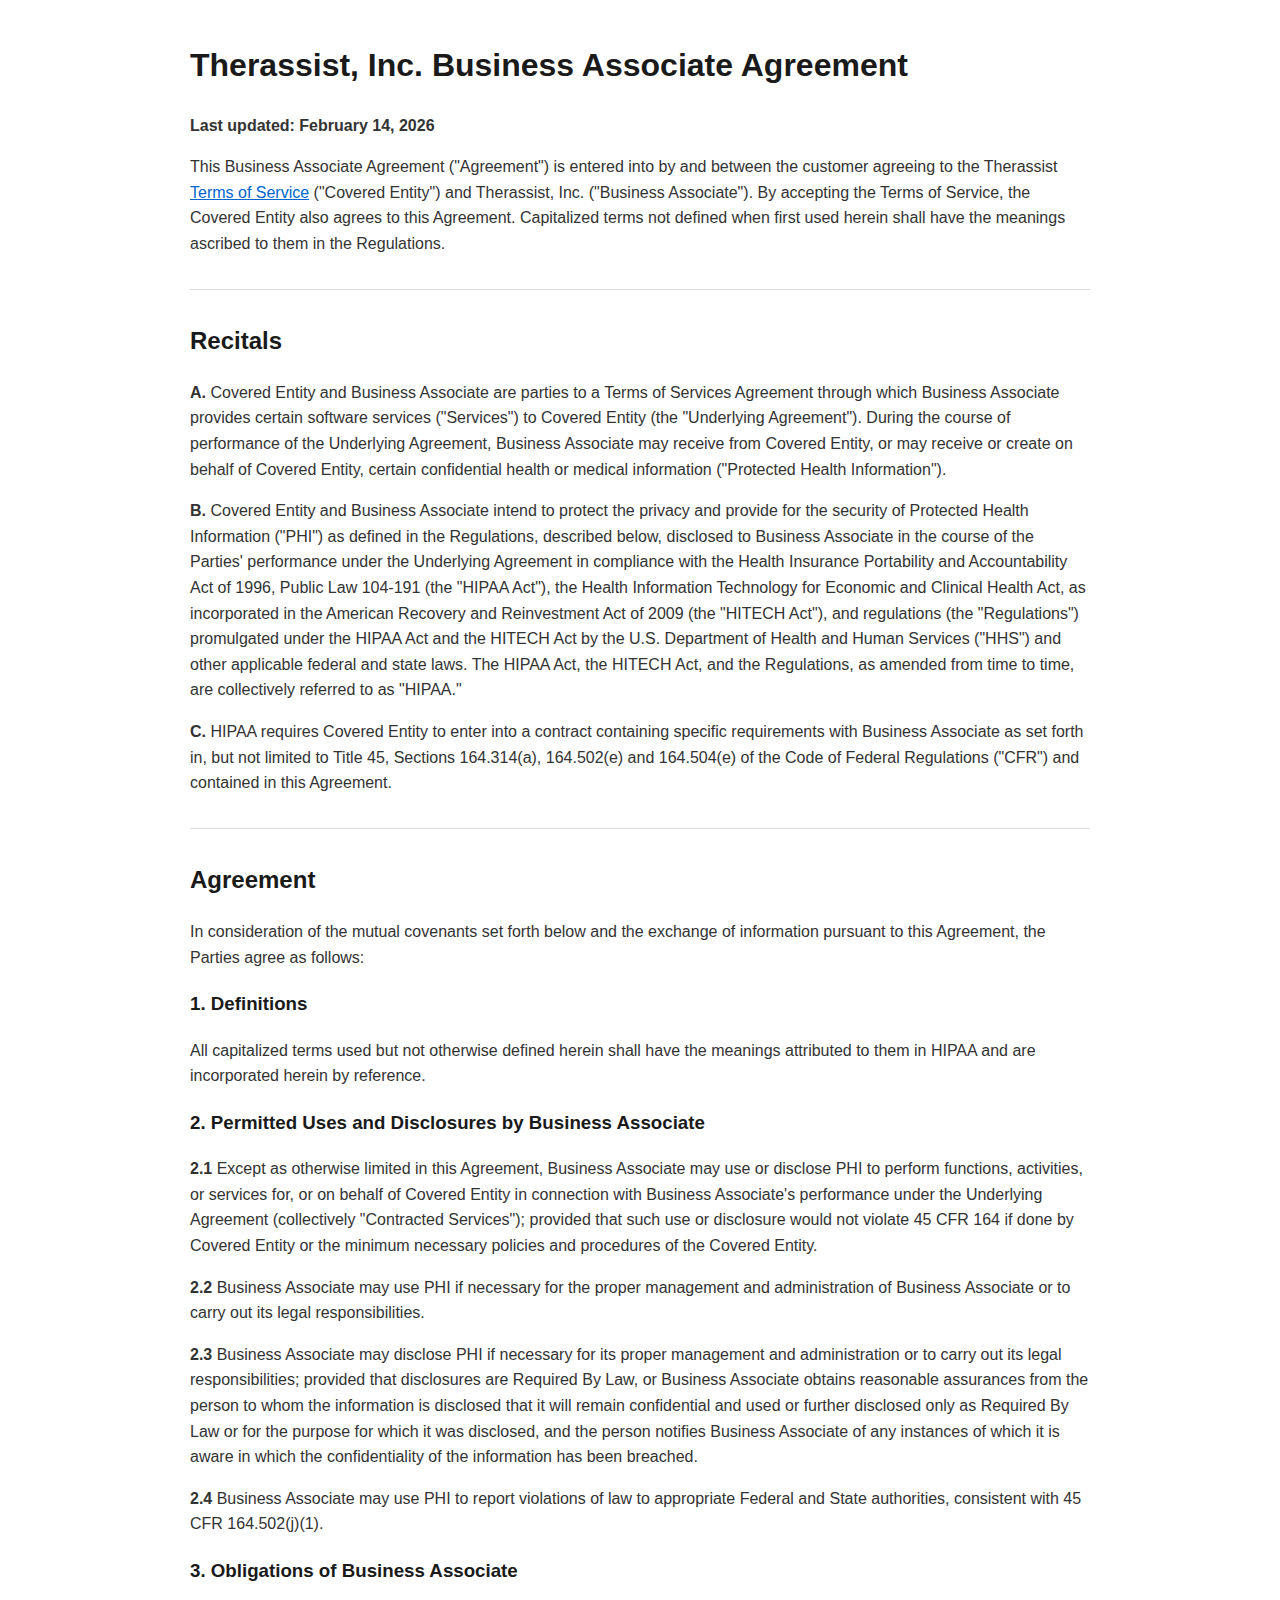
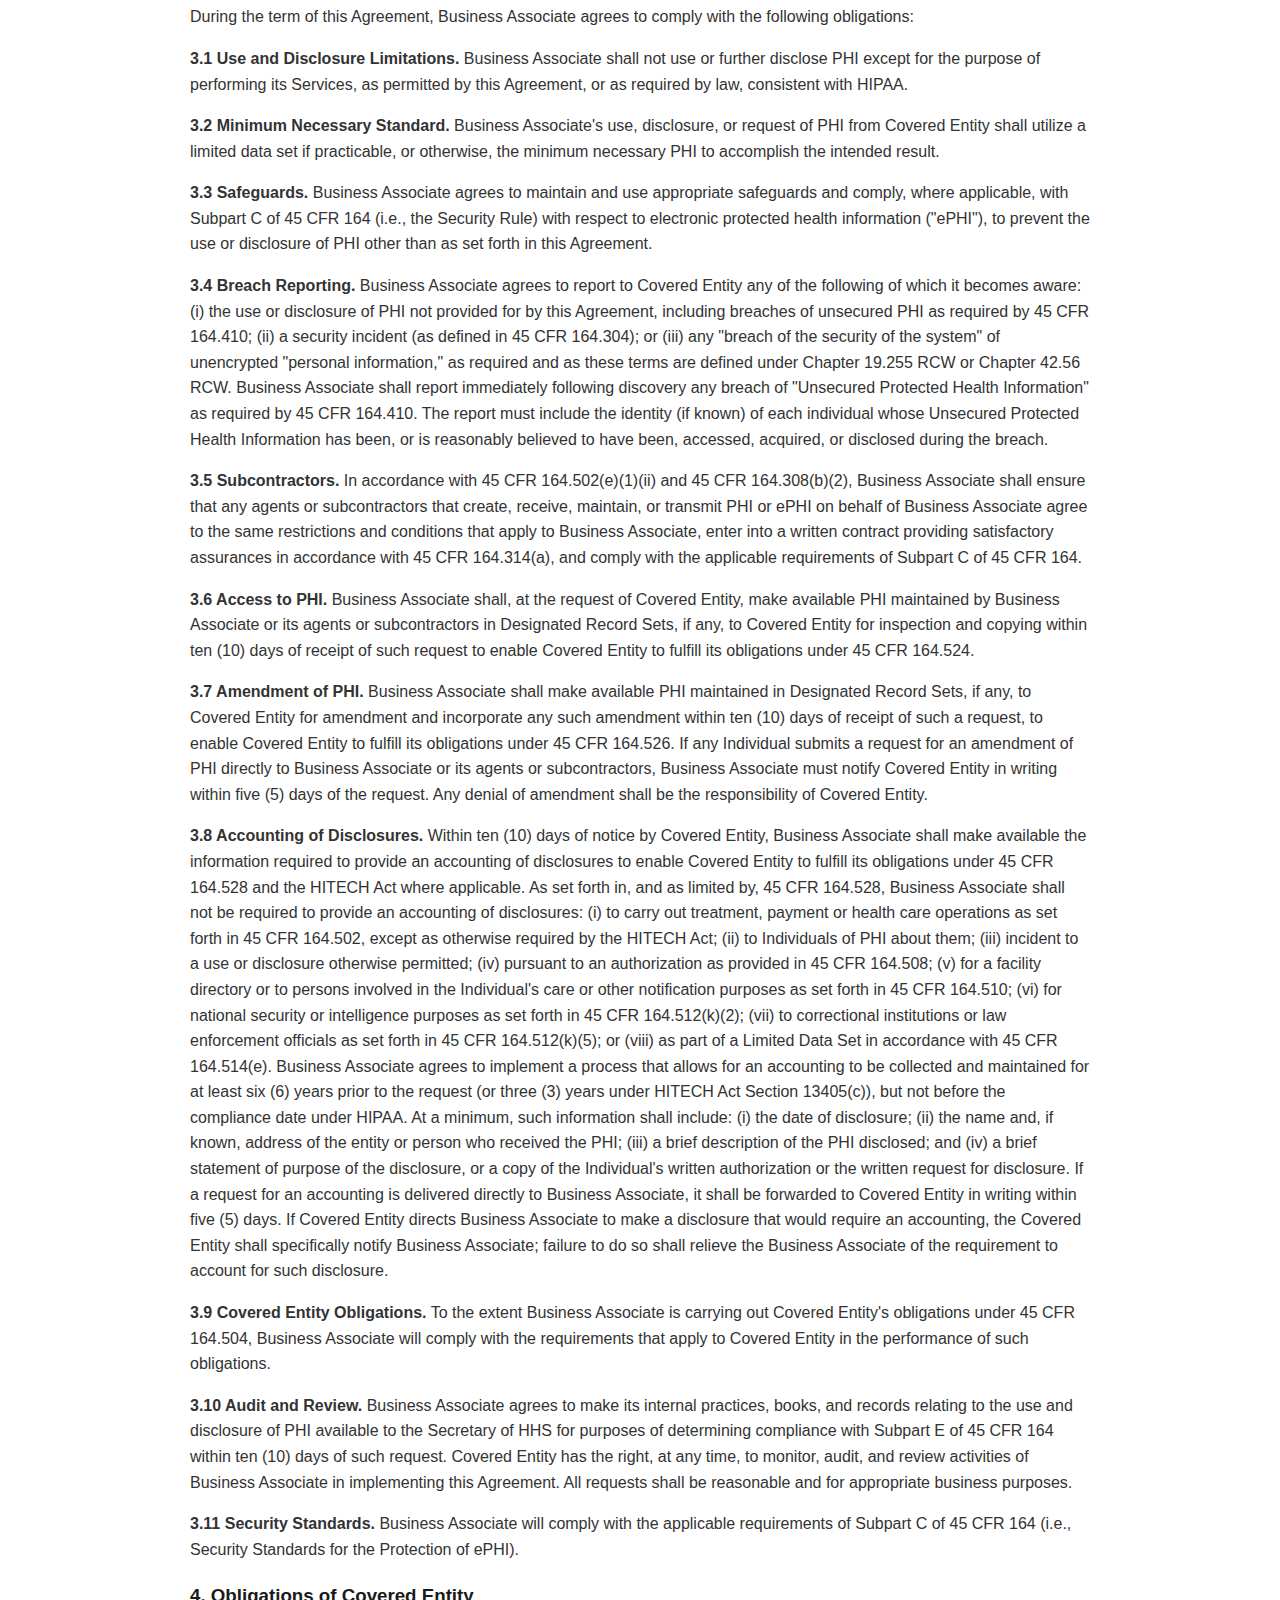
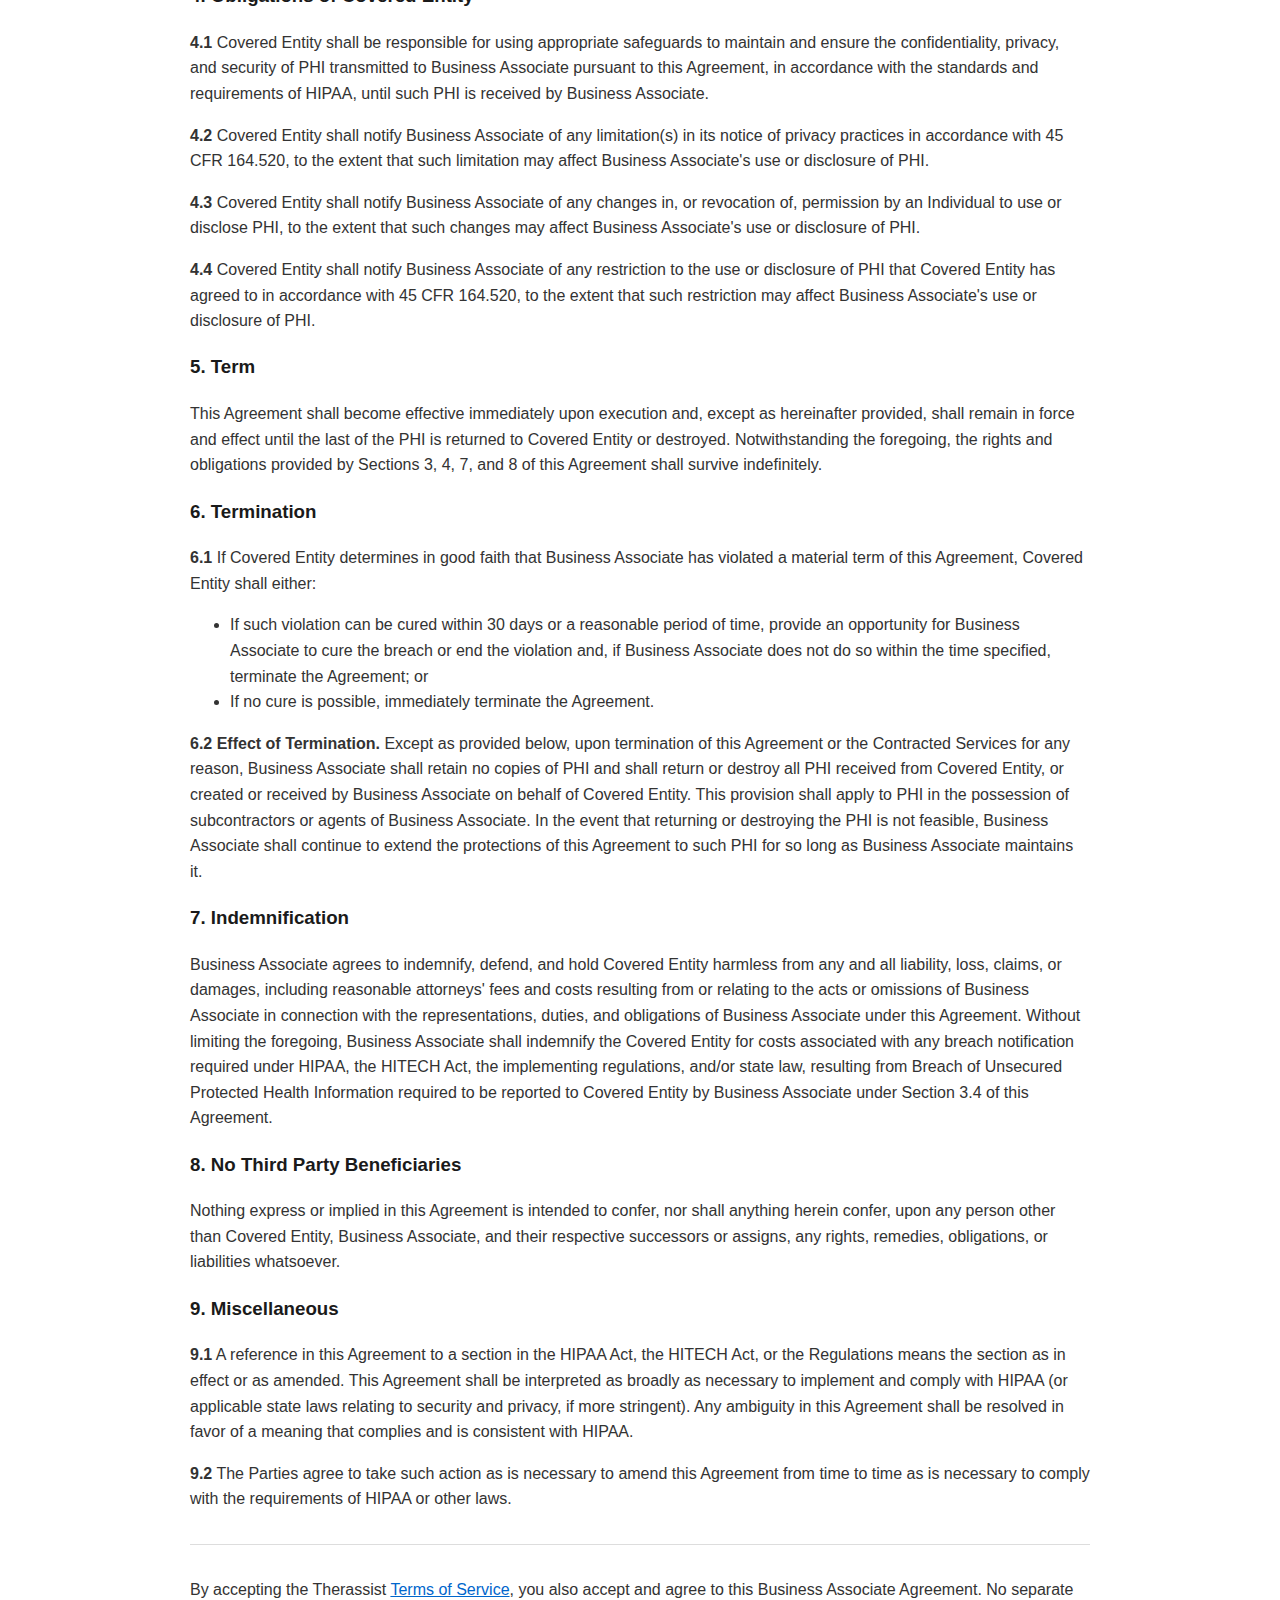
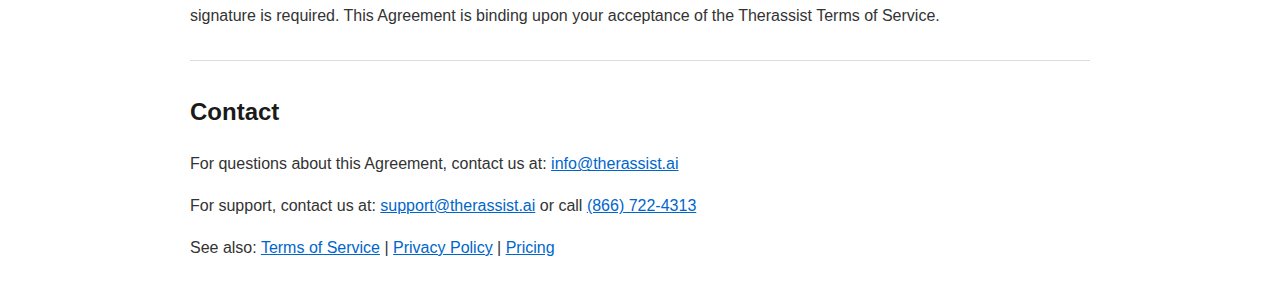
<file: website/business-associate-agreement.html>
<!DOCTYPE html>
<html lang="en">
<head>
    <meta charset="UTF-8">
    <meta name="viewport" content="width=device-width, initial-scale=1.0">
    <title>Business Associate Agreement - Therassist, Inc.</title>
    <style>
        body {
            font-family: -apple-system, BlinkMacSystemFont, "Segoe UI", Roboto, Oxygen, Ubuntu, sans-serif;
            max-width: 900px;
            margin: 40px auto;
            padding: 0 20px;
            line-height: 1.6;
            color: #333;
        }
        h1, h2, h3, h4 { color: #1a1a1a; }
        a { color: #0066cc; }
        hr { border: none; border-top: 1px solid #ddd; margin: 2em 0; }
    </style>
</head>
<body>

<h1>Therassist, Inc. Business Associate Agreement</h1>

<p><strong>Last updated: February 14, 2026</strong></p>

<p>This Business Associate Agreement ("Agreement") is entered into by and between the customer agreeing to the Therassist <a href="terms-of-service.html">Terms of Service</a> ("Covered Entity") and Therassist, Inc. ("Business Associate"). By accepting the Terms of Service, the Covered Entity also agrees to this Agreement. Capitalized terms not defined when first used herein shall have the meanings ascribed to them in the Regulations.</p>

<hr>

<h2>Recitals</h2>

<p><strong>A.</strong> Covered Entity and Business Associate are parties to a Terms of Services Agreement through which Business Associate provides certain software services ("Services") to Covered Entity (the "Underlying Agreement"). During the course of performance of the Underlying Agreement, Business Associate may receive from Covered Entity, or may receive or create on behalf of Covered Entity, certain confidential health or medical information ("Protected Health Information").</p>

<p><strong>B.</strong> Covered Entity and Business Associate intend to protect the privacy and provide for the security of Protected Health Information ("PHI") as defined in the Regulations, described below, disclosed to Business Associate in the course of the Parties' performance under the Underlying Agreement in compliance with the Health Insurance Portability and Accountability Act of 1996, Public Law 104-191 (the "HIPAA Act"), the Health Information Technology for Economic and Clinical Health Act, as incorporated in the American Recovery and Reinvestment Act of 2009 (the "HITECH Act"), and regulations (the "Regulations") promulgated under the HIPAA Act and the HITECH Act by the U.S. Department of Health and Human Services ("HHS") and other applicable federal and state laws. The HIPAA Act, the HITECH Act, and the Regulations, as amended from time to time, are collectively referred to as "HIPAA."</p>

<p><strong>C.</strong> HIPAA requires Covered Entity to enter into a contract containing specific requirements with Business Associate as set forth in, but not limited to Title 45, Sections 164.314(a), 164.502(e) and 164.504(e) of the Code of Federal Regulations ("CFR") and contained in this Agreement.</p>

<hr>

<h2>Agreement</h2>

<p>In consideration of the mutual covenants set forth below and the exchange of information pursuant to this Agreement, the Parties agree as follows:</p>

<h3>1. Definitions</h3>

<p>All capitalized terms used but not otherwise defined herein shall have the meanings attributed to them in HIPAA and are incorporated herein by reference.</p>

<h3>2. Permitted Uses and Disclosures by Business Associate</h3>

<p><strong>2.1</strong> Except as otherwise limited in this Agreement, Business Associate may use or disclose PHI to perform functions, activities, or services for, or on behalf of Covered Entity in connection with Business Associate's performance under the Underlying Agreement (collectively "Contracted Services"); provided that such use or disclosure would not violate 45 CFR 164 if done by Covered Entity or the minimum necessary policies and procedures of the Covered Entity.</p>

<p><strong>2.2</strong> Business Associate may use PHI if necessary for the proper management and administration of Business Associate or to carry out its legal responsibilities.</p>

<p><strong>2.3</strong> Business Associate may disclose PHI if necessary for its proper management and administration or to carry out its legal responsibilities; provided that disclosures are Required By Law, or Business Associate obtains reasonable assurances from the person to whom the information is disclosed that it will remain confidential and used or further disclosed only as Required By Law or for the purpose for which it was disclosed, and the person notifies Business Associate of any instances of which it is aware in which the confidentiality of the information has been breached.</p>

<p><strong>2.4</strong> Business Associate may use PHI to report violations of law to appropriate Federal and State authorities, consistent with 45 CFR 164.502(j)(1).</p>

<h3>3. Obligations of Business Associate</h3>

<p>During the term of this Agreement, Business Associate agrees to comply with the following obligations:</p>

<p><strong>3.1 Use and Disclosure Limitations.</strong> Business Associate shall not use or further disclose PHI except for the purpose of performing its Services, as permitted by this Agreement, or as required by law, consistent with HIPAA.</p>

<p><strong>3.2 Minimum Necessary Standard.</strong> Business Associate's use, disclosure, or request of PHI from Covered Entity shall utilize a limited data set if practicable, or otherwise, the minimum necessary PHI to accomplish the intended result.</p>

<p><strong>3.3 Safeguards.</strong> Business Associate agrees to maintain and use appropriate safeguards and comply, where applicable, with Subpart C of 45 CFR 164 (i.e., the Security Rule) with respect to electronic protected health information ("ePHI"), to prevent the use or disclosure of PHI other than as set forth in this Agreement.</p>

<p><strong>3.4 Breach Reporting.</strong> Business Associate agrees to report to Covered Entity any of the following of which it becomes aware: (i) the use or disclosure of PHI not provided for by this Agreement, including breaches of unsecured PHI as required by 45 CFR 164.410; (ii) a security incident (as defined in 45 CFR 164.304); or (iii) any "breach of the security of the system" of unencrypted "personal information," as required and as these terms are defined under Chapter 19.255 RCW or Chapter 42.56 RCW. Business Associate shall report immediately following discovery any breach of "Unsecured Protected Health Information" as required by 45 CFR 164.410. The report must include the identity (if known) of each individual whose Unsecured Protected Health Information has been, or is reasonably believed to have been, accessed, acquired, or disclosed during the breach.</p>

<p><strong>3.5 Subcontractors.</strong> In accordance with 45 CFR 164.502(e)(1)(ii) and 45 CFR 164.308(b)(2), Business Associate shall ensure that any agents or subcontractors that create, receive, maintain, or transmit PHI or ePHI on behalf of Business Associate agree to the same restrictions and conditions that apply to Business Associate, enter into a written contract providing satisfactory assurances in accordance with 45 CFR 164.314(a), and comply with the applicable requirements of Subpart C of 45 CFR 164.</p>

<p><strong>3.6 Access to PHI.</strong> Business Associate shall, at the request of Covered Entity, make available PHI maintained by Business Associate or its agents or subcontractors in Designated Record Sets, if any, to Covered Entity for inspection and copying within ten (10) days of receipt of such request to enable Covered Entity to fulfill its obligations under 45 CFR 164.524.</p>

<p><strong>3.7 Amendment of PHI.</strong> Business Associate shall make available PHI maintained in Designated Record Sets, if any, to Covered Entity for amendment and incorporate any such amendment within ten (10) days of receipt of such a request, to enable Covered Entity to fulfill its obligations under 45 CFR 164.526. If any Individual submits a request for an amendment of PHI directly to Business Associate or its agents or subcontractors, Business Associate must notify Covered Entity in writing within five (5) days of the request. Any denial of amendment shall be the responsibility of Covered Entity.</p>

<p><strong>3.8 Accounting of Disclosures.</strong> Within ten (10) days of notice by Covered Entity, Business Associate shall make available the information required to provide an accounting of disclosures to enable Covered Entity to fulfill its obligations under 45 CFR 164.528 and the HITECH Act where applicable. As set forth in, and as limited by, 45 CFR 164.528, Business Associate shall not be required to provide an accounting of disclosures: (i) to carry out treatment, payment or health care operations as set forth in 45 CFR 164.502, except as otherwise required by the HITECH Act; (ii) to Individuals of PHI about them; (iii) incident to a use or disclosure otherwise permitted; (iv) pursuant to an authorization as provided in 45 CFR 164.508; (v) for a facility directory or to persons involved in the Individual's care or other notification purposes as set forth in 45 CFR 164.510; (vi) for national security or intelligence purposes as set forth in 45 CFR 164.512(k)(2); (vii) to correctional institutions or law enforcement officials as set forth in 45 CFR 164.512(k)(5); or (viii) as part of a Limited Data Set in accordance with 45 CFR 164.514(e). Business Associate agrees to implement a process that allows for an accounting to be collected and maintained for at least six (6) years prior to the request (or three (3) years under HITECH Act Section 13405(c)), but not before the compliance date under HIPAA. At a minimum, such information shall include: (i) the date of disclosure; (ii) the name and, if known, address of the entity or person who received the PHI; (iii) a brief description of the PHI disclosed; and (iv) a brief statement of purpose of the disclosure, or a copy of the Individual's written authorization or the written request for disclosure. If a request for an accounting is delivered directly to Business Associate, it shall be forwarded to Covered Entity in writing within five (5) days. If Covered Entity directs Business Associate to make a disclosure that would require an accounting, the Covered Entity shall specifically notify Business Associate; failure to do so shall relieve the Business Associate of the requirement to account for such disclosure.</p>

<p><strong>3.9 Covered Entity Obligations.</strong> To the extent Business Associate is carrying out Covered Entity's obligations under 45 CFR 164.504, Business Associate will comply with the requirements that apply to Covered Entity in the performance of such obligations.</p>

<p><strong>3.10 Audit and Review.</strong> Business Associate agrees to make its internal practices, books, and records relating to the use and disclosure of PHI available to the Secretary of HHS for purposes of determining compliance with Subpart E of 45 CFR 164 within ten (10) days of such request. Covered Entity has the right, at any time, to monitor, audit, and review activities of Business Associate in implementing this Agreement. All requests shall be reasonable and for appropriate business purposes.</p>

<p><strong>3.11 Security Standards.</strong> Business Associate will comply with the applicable requirements of Subpart C of 45 CFR 164 (i.e., Security Standards for the Protection of ePHI).</p>

<h3>4. Obligations of Covered Entity</h3>

<p><strong>4.1</strong> Covered Entity shall be responsible for using appropriate safeguards to maintain and ensure the confidentiality, privacy, and security of PHI transmitted to Business Associate pursuant to this Agreement, in accordance with the standards and requirements of HIPAA, until such PHI is received by Business Associate.</p>

<p><strong>4.2</strong> Covered Entity shall notify Business Associate of any limitation(s) in its notice of privacy practices in accordance with 45 CFR 164.520, to the extent that such limitation may affect Business Associate's use or disclosure of PHI.</p>

<p><strong>4.3</strong> Covered Entity shall notify Business Associate of any changes in, or revocation of, permission by an Individual to use or disclose PHI, to the extent that such changes may affect Business Associate's use or disclosure of PHI.</p>

<p><strong>4.4</strong> Covered Entity shall notify Business Associate of any restriction to the use or disclosure of PHI that Covered Entity has agreed to in accordance with 45 CFR 164.520, to the extent that such restriction may affect Business Associate's use or disclosure of PHI.</p>

<h3>5. Term</h3>

<p>This Agreement shall become effective immediately upon execution and, except as hereinafter provided, shall remain in force and effect until the last of the PHI is returned to Covered Entity or destroyed. Notwithstanding the foregoing, the rights and obligations provided by Sections 3, 4, 7, and 8 of this Agreement shall survive indefinitely.</p>

<h3>6. Termination</h3>

<p><strong>6.1</strong> If Covered Entity determines in good faith that Business Associate has violated a material term of this Agreement, Covered Entity shall either:</p>

<ul>
    <li>If such violation can be cured within 30 days or a reasonable period of time, provide an opportunity for Business Associate to cure the breach or end the violation and, if Business Associate does not do so within the time specified, terminate the Agreement; or</li>
    <li>If no cure is possible, immediately terminate the Agreement.</li>
</ul>

<p><strong>6.2 Effect of Termination.</strong> Except as provided below, upon termination of this Agreement or the Contracted Services for any reason, Business Associate shall retain no copies of PHI and shall return or destroy all PHI received from Covered Entity, or created or received by Business Associate on behalf of Covered Entity. This provision shall apply to PHI in the possession of subcontractors or agents of Business Associate. In the event that returning or destroying the PHI is not feasible, Business Associate shall continue to extend the protections of this Agreement to such PHI for so long as Business Associate maintains it.</p>

<h3>7. Indemnification</h3>

<p>Business Associate agrees to indemnify, defend, and hold Covered Entity harmless from any and all liability, loss, claims, or damages, including reasonable attorneys' fees and costs resulting from or relating to the acts or omissions of Business Associate in connection with the representations, duties, and obligations of Business Associate under this Agreement. Without limiting the foregoing, Business Associate shall indemnify the Covered Entity for costs associated with any breach notification required under HIPAA, the HITECH Act, the implementing regulations, and/or state law, resulting from Breach of Unsecured Protected Health Information required to be reported to Covered Entity by Business Associate under Section 3.4 of this Agreement.</p>

<h3>8. No Third Party Beneficiaries</h3>

<p>Nothing express or implied in this Agreement is intended to confer, nor shall anything herein confer, upon any person other than Covered Entity, Business Associate, and their respective successors or assigns, any rights, remedies, obligations, or liabilities whatsoever.</p>

<h3>9. Miscellaneous</h3>

<p><strong>9.1</strong> A reference in this Agreement to a section in the HIPAA Act, the HITECH Act, or the Regulations means the section as in effect or as amended. This Agreement shall be interpreted as broadly as necessary to implement and comply with HIPAA (or applicable state laws relating to security and privacy, if more stringent). Any ambiguity in this Agreement shall be resolved in favor of a meaning that complies and is consistent with HIPAA.</p>

<p><strong>9.2</strong> The Parties agree to take such action as is necessary to amend this Agreement from time to time as is necessary to comply with the requirements of HIPAA or other laws.</p>

<hr>

<p>By accepting the Therassist <a href="terms-of-service.html">Terms of Service</a>, you also accept and agree to this Business Associate Agreement. No separate signature is required. This Agreement is binding upon your acceptance of the Therassist Terms of Service.</p>

<hr>

<h2>Contact</h2>

<p>For questions about this Agreement, contact us at: <a href="mailto:info@therassist.ai">info@therassist.ai</a></p>

<p>For support, contact us at: <a href="mailto:support@therassist.ai">support@therassist.ai</a> or call <a href="tel:+18667224313">(866) 722-4313</a></p>

<p>See also: <a href="terms-of-service.html">Terms of Service</a> | <a href="privacy-policy.html">Privacy Policy</a> | <a href="pricing.html">Pricing</a></p>

</body>
</html>
</file>
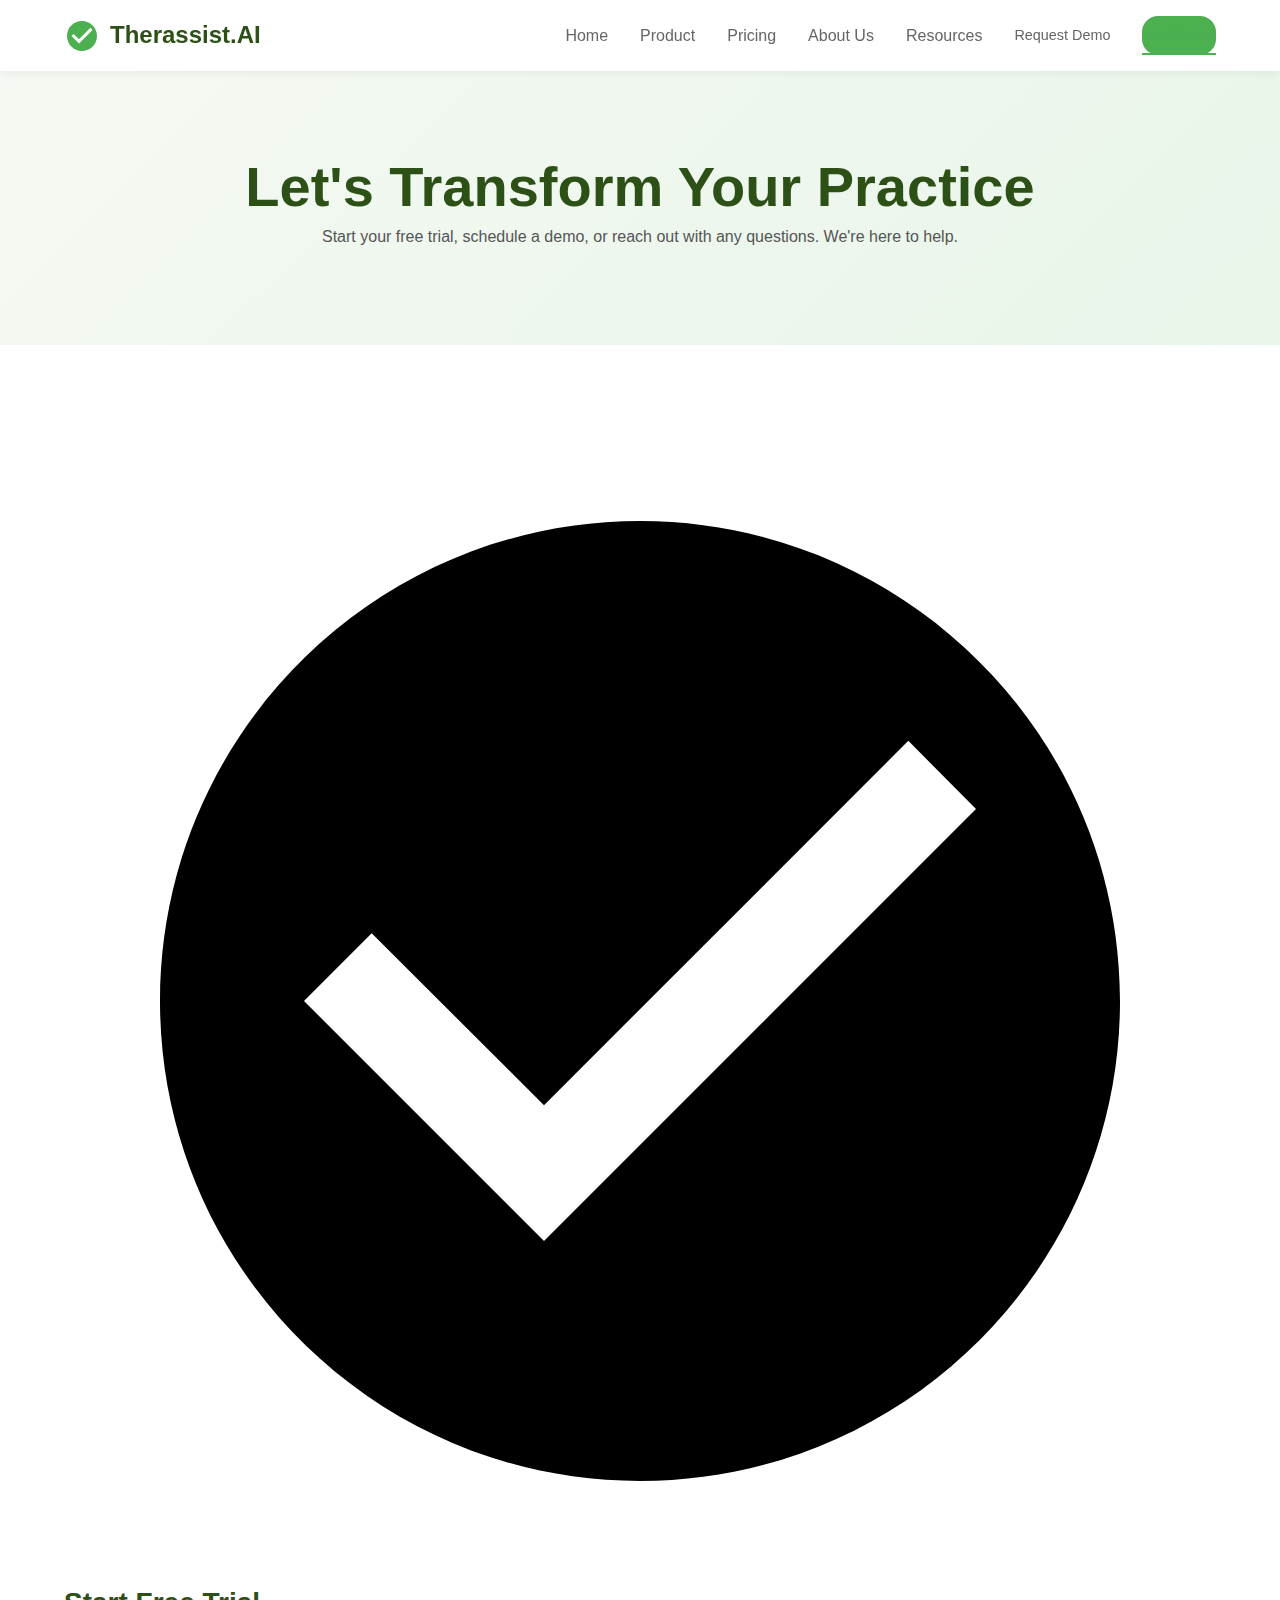
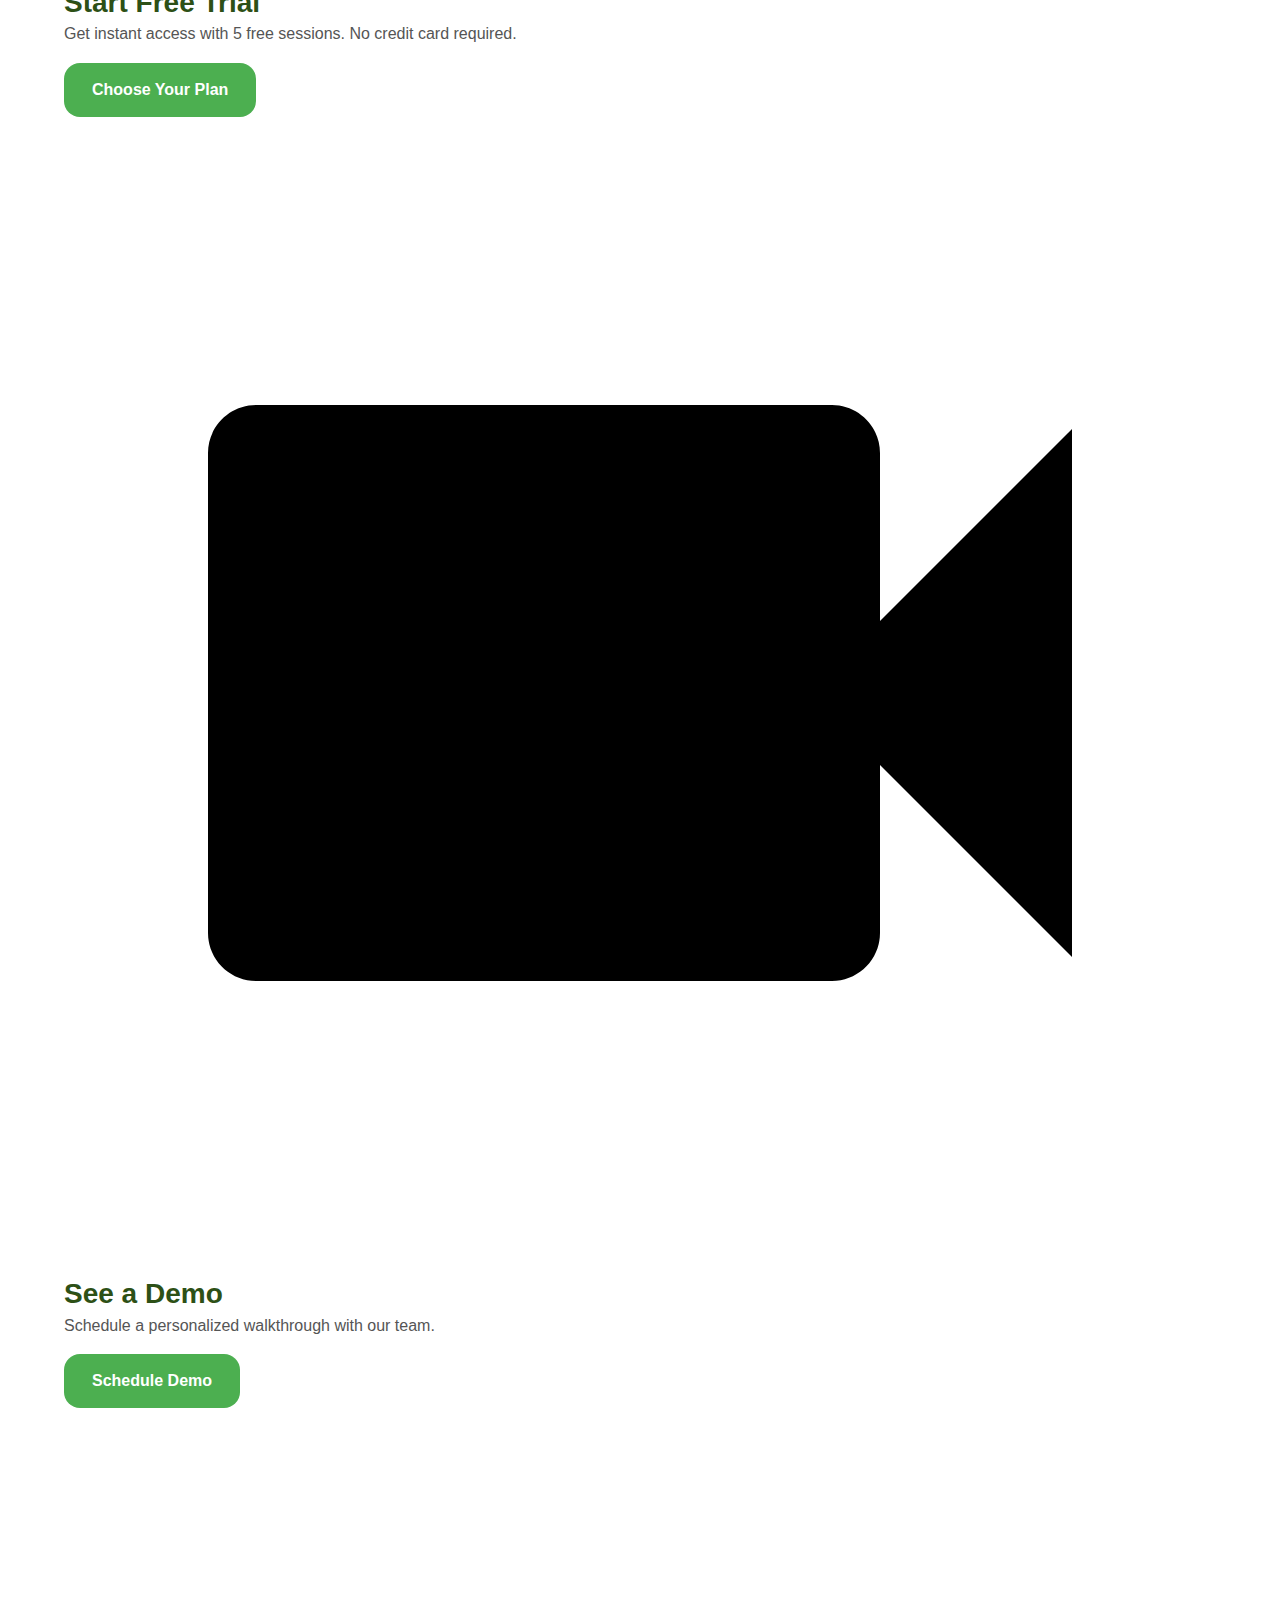
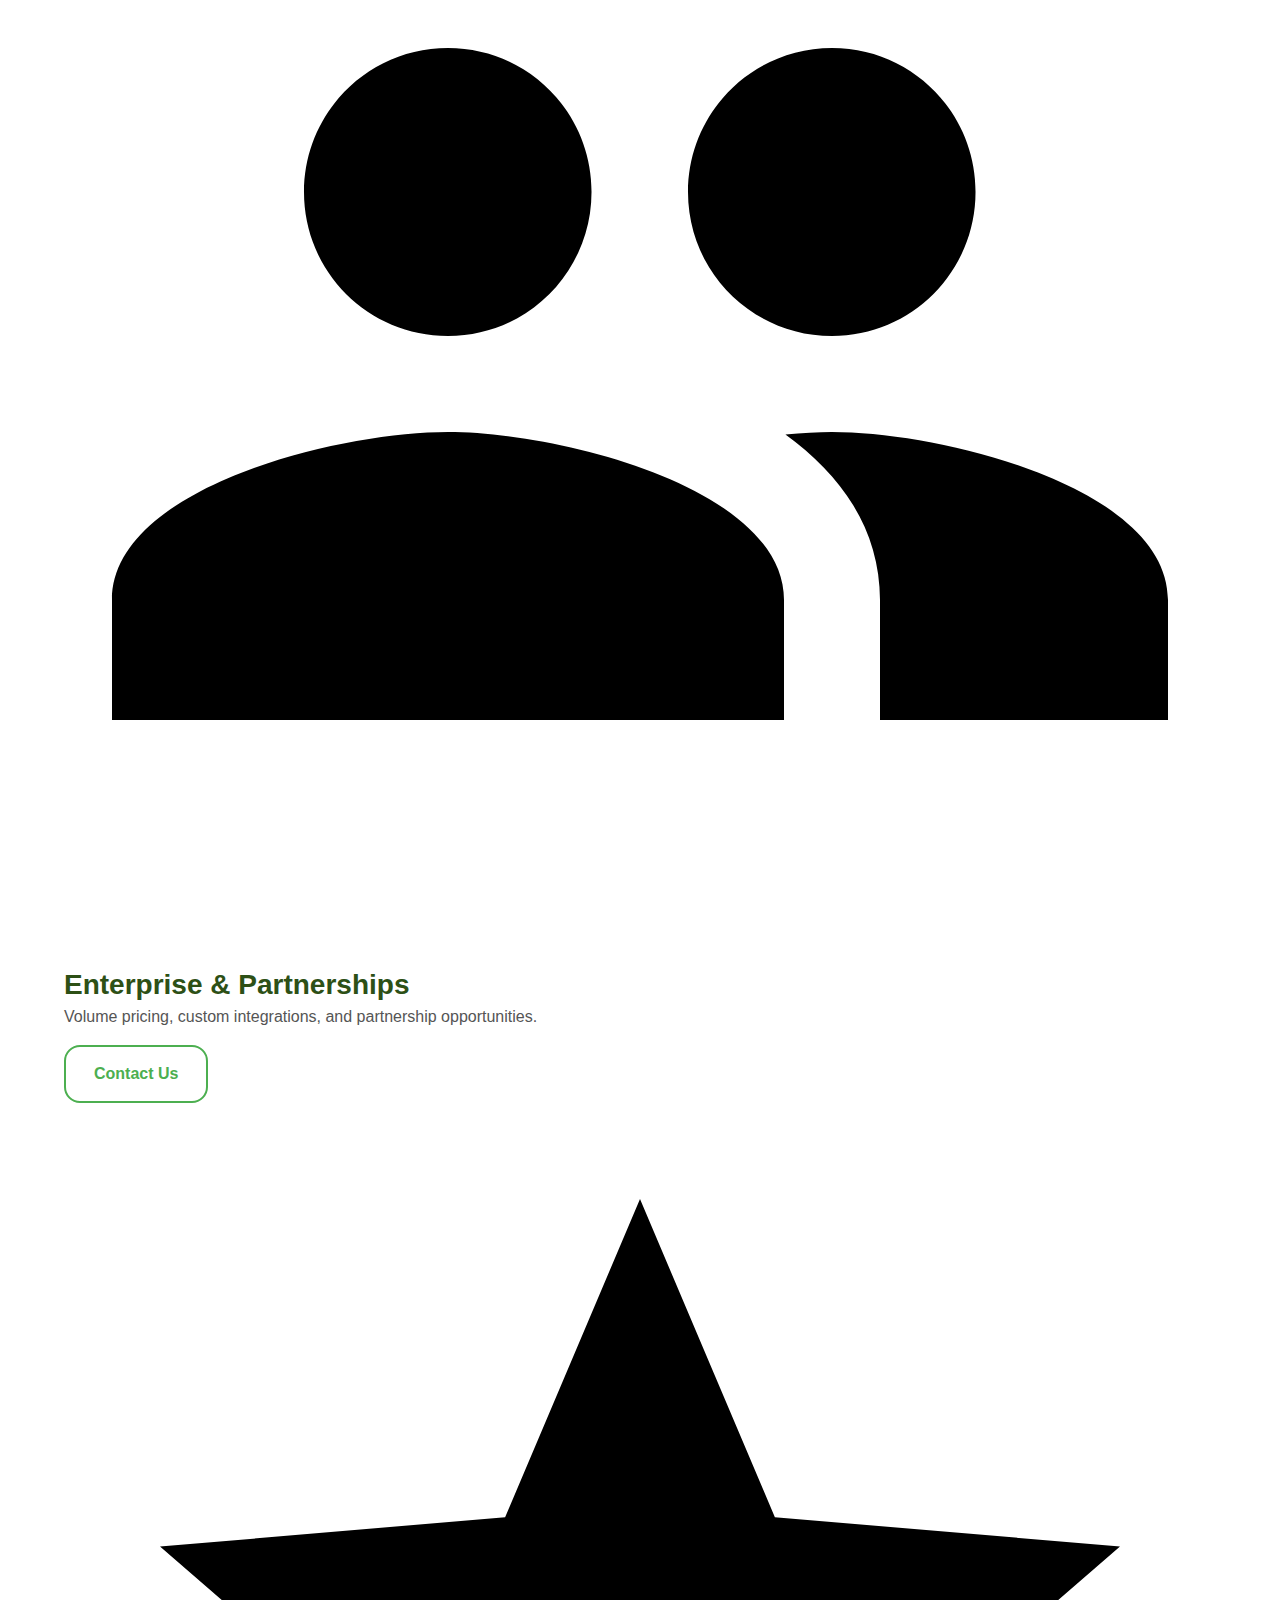
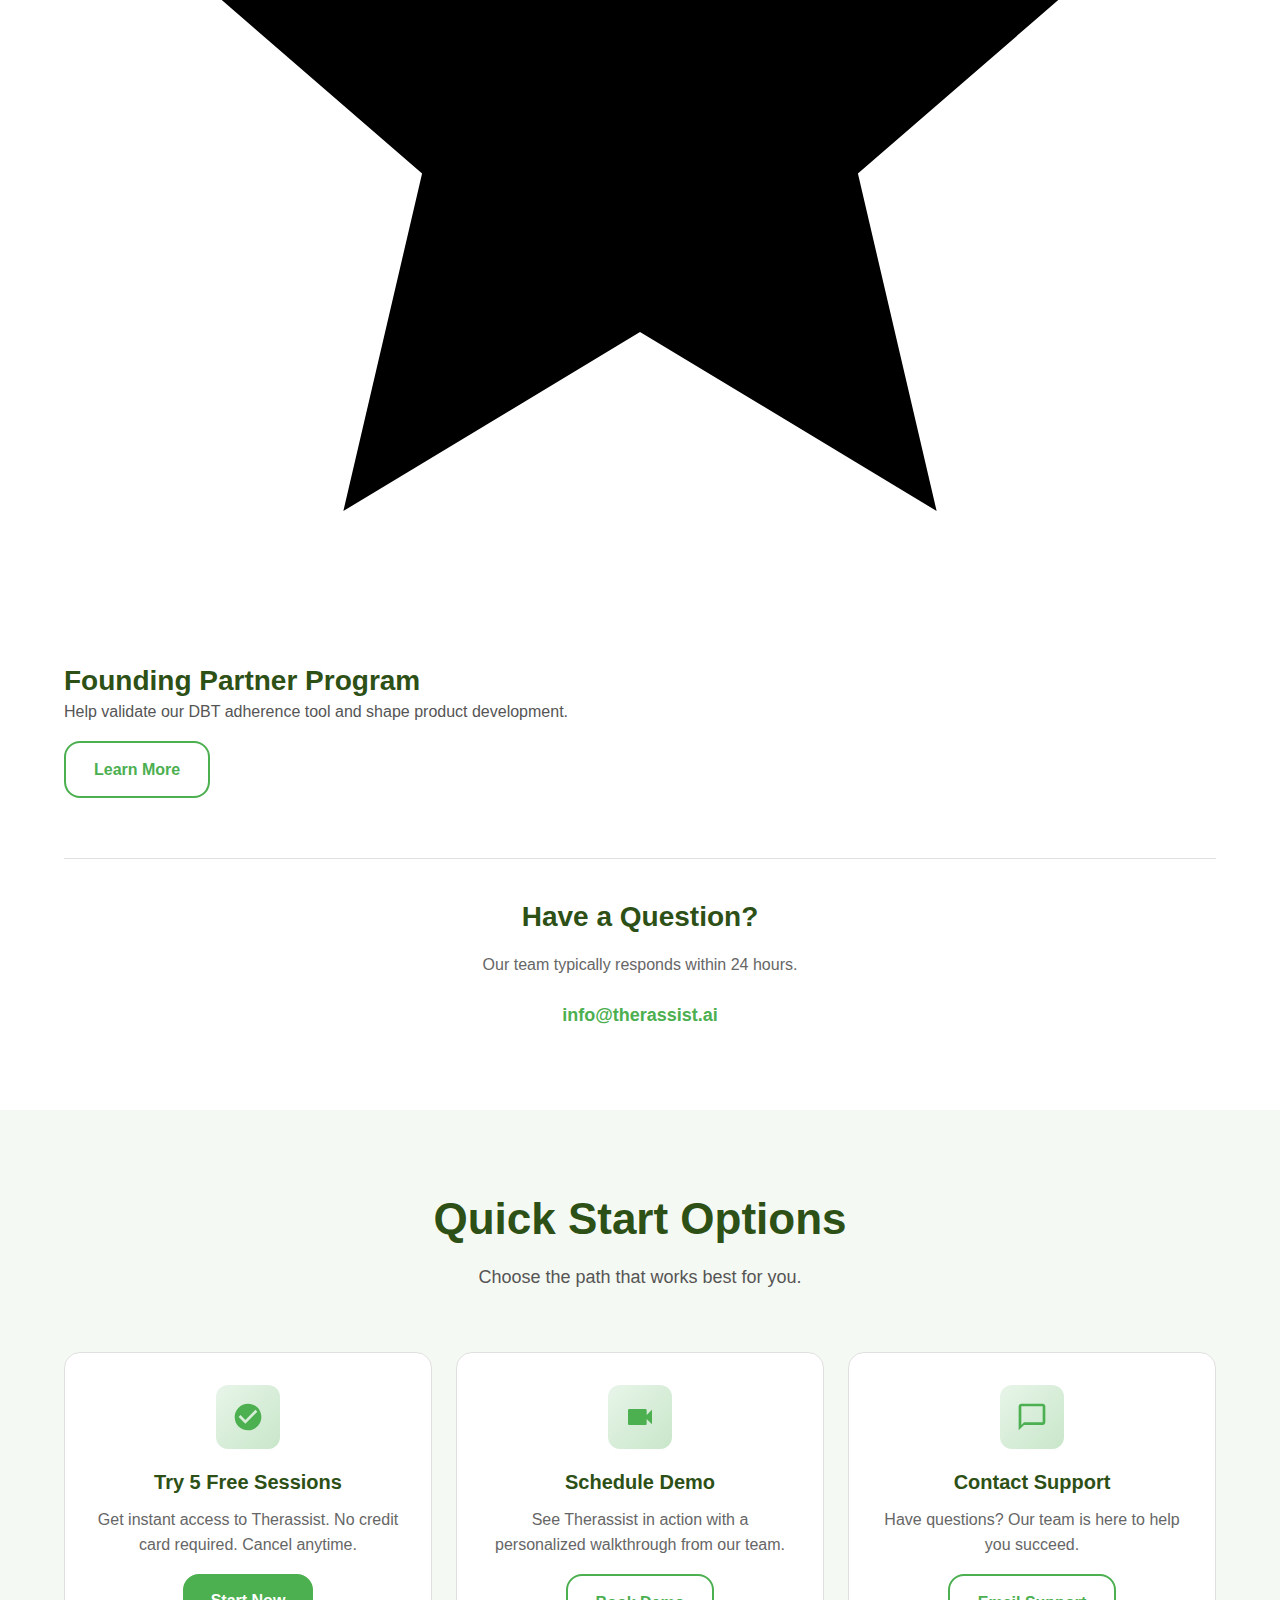
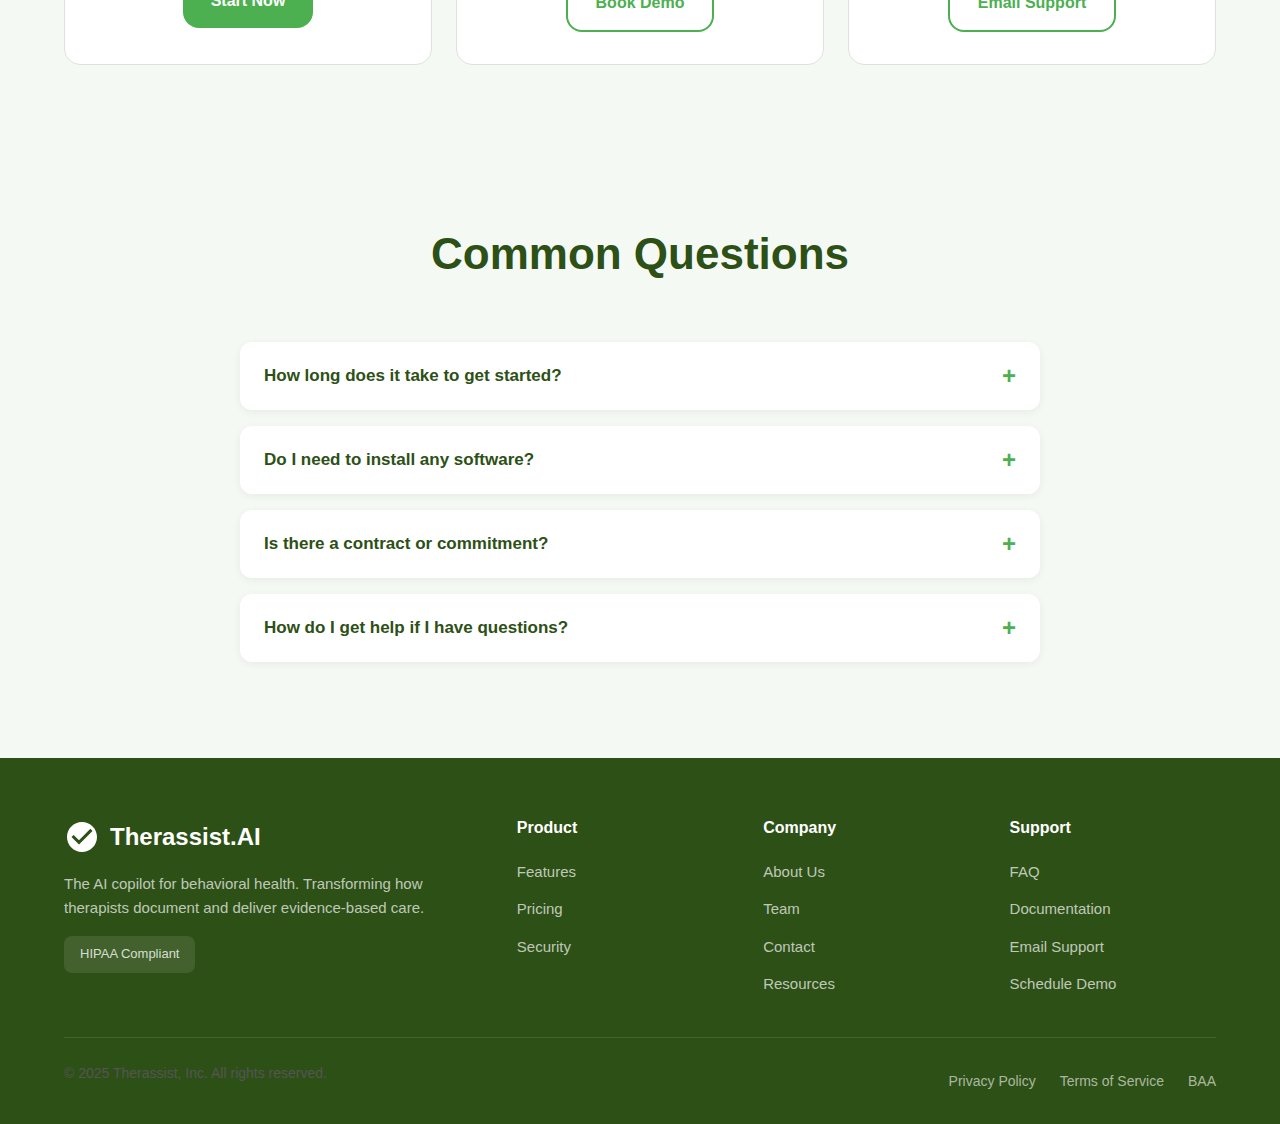
<file: website/contact.html>
<!DOCTYPE html>
<html lang="en">
<head>
    <meta charset="UTF-8">
    <meta name="viewport" content="width=device-width, initial-scale=1.0">

    <!-- Primary Meta Tags -->
    <title>Contact Therassist.AI - Start Your 5 Free Sessions | DBT Adherence Scoring Demo</title>
    <meta name="description" content="Get started with 5 free sessions. Schedule a demo of validated DBT adherence scoring. Contact our team about quality infrastructure for your practice.">
    <meta name="keywords" content="Therassist demo, DBT adherence trial, therapy quality assessment free trial, clinical supervision AI demo, evidence-based therapy tools contact">
    <meta name="author" content="Therassist, Inc.">
    <meta name="robots" content="index, follow">
    <link rel="canonical" href="https://therassist.ai/contact.html">

    <!-- Open Graph / Facebook -->
    <meta property="og:type" content="website">
    <meta property="og:url" content="https://therassist.ai/contact.html">
    <meta property="og:title" content="Contact Therassist.AI - Start Your 5 Free Sessions">
    <meta property="og:description" content="Get started with 5 free sessions. Schedule a demo of validated DBT adherence scoring, built with the experts who created the instrument.">
    <meta property="og:image" content="https://therassist.ai/Logo.png">

    <!-- Twitter Card -->
    <meta name="twitter:card" content="summary_large_image">
    <meta name="twitter:url" content="https://therassist.ai/contact.html">
    <meta name="twitter:title" content="Contact Therassist.AI - Start Your 5 Free Sessions">
    <meta name="twitter:description" content="Get started with 5 free sessions. Schedule a demo of validated DBT adherence scoring, built with the experts who created the instrument.">
    <meta name="twitter:image" content="https://therassist.ai/Logo.png">

    <link rel="stylesheet" href="styles.css">
    <link rel="icon" type="image/png" href="favicon.png">
</head>
<body>
    <!-- Header -->
    <header>
        <div class="container">
            <nav>
                <a href="index.html" class="logo">
                    <svg viewBox="0 0 24 24" role="img" aria-label="Therassist.AI - Quality infrastructure for psychotherapy">
                        <path d="M12 2C6.48 2 2 6.48 2 12s4.48 10 10 10 10-4.48 10-10S17.52 2 12 2zm-2 15l-5-5 1.41-1.41L10 14.17l7.59-7.59L19 8l-9 9z"/>
                    </svg>
                    Therassist.AI
                </a>
                <ul class="nav-links">
                    <li><a href="index.html">Home</a></li>
                    <li><a href="product.html">Product</a></li>
                    <li><a href="pricing.html">Pricing</a></li>
                    <li><a href="about.html">About Us</a></li>
                    <li><a href="resources.html">Resources</a></li>
                    <li><a href="https://calendly.com/therai" target="_blank" rel="noopener noreferrer" class="btn btn-outline btn-sm">Request Demo</a></li>
                    <li><a href="contact.html" class="btn btn-primary btn-sm active">Get Started</a></li>
                </ul>
                <div class="mobile-menu-toggle" onclick="toggleMobileMenu()">
                    <span></span>
                    <span></span>
                    <span></span>
                </div>
            </nav>
        </div>
    </header>

    <!-- Contact Hero -->
    <section class="contact-hero">
        <div class="container">
            <h1>Let's Transform Your Practice</h1>
            <p>Start your free trial, schedule a demo, or reach out with any questions. We're here to help.</p>
        </div>
    </section>

    <!-- Contact Options Section -->
    <section class="contact-section section">
        <div class="container">
            <div class="contact-options-grid">
                <!-- Start Free Trial -->
                <div class="contact-option-card">
                    <div class="contact-option-icon">
                        <svg viewBox="0 0 24 24"><path d="M12 2C6.48 2 2 6.48 2 12s4.48 10 10 10 10-4.48 10-10S17.52 2 12 2zm-2 15l-5-5 1.41-1.41L10 14.17l7.59-7.59L19 8l-9 9z"/></svg>
                    </div>
                    <h3>Start Free Trial</h3>
                    <p>Get instant access with 5 free sessions. No credit card required.</p>
                    <a href="pricing.html" class="btn btn-primary">Choose Your Plan</a>
                </div>

                <!-- See a Demo -->
                <div class="contact-option-card featured">
                    <div class="contact-option-icon">
                        <svg viewBox="0 0 24 24"><path d="M17 10.5V7c0-.55-.45-1-1-1H4c-.55 0-1 .45-1 1v10c0 .55.45 1 1 1h12c.55 0 1-.45 1-1v-3.5l4 4v-11l-4 4z"/></svg>
                    </div>
                    <h3>See a Demo</h3>
                    <p>Schedule a personalized walkthrough with our team.</p>
                    <a href="https://calendly.com/therai" target="_blank" rel="noopener noreferrer" class="btn btn-primary">Schedule Demo</a>
                </div>

                <!-- Enterprise & Partnerships -->
                <div class="contact-option-card">
                    <div class="contact-option-icon">
                        <svg viewBox="0 0 24 24"><path d="M16 11c1.66 0 2.99-1.34 2.99-3S17.66 5 16 5c-1.66 0-3 1.34-3 3s1.34 3 3 3zm-8 0c1.66 0 2.99-1.34 2.99-3S9.66 5 8 5C6.34 5 5 6.34 5 8s1.34 3 3 3zm0 2c-2.33 0-7 1.17-7 3.5V19h14v-2.5c0-2.33-4.67-3.5-7-3.5zm8 0c-.29 0-.62.02-.97.05 1.16.84 1.97 1.97 1.97 3.45V19h6v-2.5c0-2.33-4.67-3.5-7-3.5z"/></svg>
                    </div>
                    <h3>Enterprise & Partnerships</h3>
                    <p>Volume pricing, custom integrations, and partnership opportunities.</p>
                    <a href="mailto:partnerships@therassist.ai" class="btn btn-secondary">Contact Us</a>
                </div>

                <!-- Founding Partner Program -->
                <div class="contact-option-card">
                    <div class="contact-option-icon">
                        <svg viewBox="0 0 24 24"><path d="M12 17.27L18.18 21l-1.64-7.03L22 9.24l-7.19-.61L12 2 9.19 8.63 2 9.24l5.46 4.73L5.82 21z"/></svg>
                    </div>
                    <h3>Founding Partner Program</h3>
                    <p>Help validate our DBT adherence tool and shape product development.</p>
                    <a href="mailto:sales@therassist.ai" class="btn btn-secondary">Learn More</a>
                </div>
            </div>

            <!-- Contact Info -->
            <div style="text-align: center; margin-top: 60px; padding-top: 40px; border-top: 1px solid var(--border-light);">
                <h3 style="margin-bottom: 16px;">Have a Question?</h3>
                <p style="color: var(--text-light); margin-bottom: 24px;">Our team typically responds within 24 hours.</p>
                <a href="mailto:info@therassist.ai" style="color: var(--primary-green); font-weight: 600; font-size: 1.125rem;">info@therassist.ai</a>
            </div>
        </div>
    </section>

    <!-- Quick Start Options -->
    <section class="section" style="background: var(--bg-light);">
        <div class="container">
            <div class="section-header">
                <h2>Quick Start Options</h2>
                <p>Choose the path that works best for you.</p>
            </div>

            <div class="grid grid-3">
                <div class="feature-card" style="text-align: center;">
                    <div class="feature-icon" style="margin: 0 auto 20px;">
                        <svg viewBox="0 0 24 24"><path d="M12 2C6.48 2 2 6.48 2 12s4.48 10 10 10 10-4.48 10-10S17.52 2 12 2zm-2 15l-5-5 1.41-1.41L10 14.17l7.59-7.59L19 8l-9 9z"/></svg>
                    </div>
                    <h3>Try 5 Free Sessions</h3>
                    <p>Get instant access to Therassist. No credit card required. Cancel anytime.</p>
                    <a href="https://app.therassist.ai" class="btn btn-primary" style="margin-top: 16px;">Start Now</a>
                </div>

                <div class="feature-card" style="text-align: center;">
                    <div class="feature-icon" style="margin: 0 auto 20px;">
                        <svg viewBox="0 0 24 24"><path d="M17 10.5V7c0-.55-.45-1-1-1H4c-.55 0-1 .45-1 1v10c0 .55.45 1 1 1h12c.55 0 1-.45 1-1v-3.5l4 4v-11l-4 4z"/></svg>
                    </div>
                    <h3>Schedule Demo</h3>
                    <p>See Therassist in action with a personalized walkthrough from our team.</p>
                    <a href="mailto:demo@therassist.ai?subject=Demo Request" class="btn btn-secondary" style="margin-top: 16px;">Book Demo</a>
                </div>

                <div class="feature-card" style="text-align: center;">
                    <div class="feature-icon" style="margin: 0 auto 20px;">
                        <svg viewBox="0 0 24 24"><path d="M20 2H4c-1.1 0-2 .9-2 2v18l4-4h14c1.1 0 2-.9 2-2V4c0-1.1-.9-2-2-2zm0 14H6l-2 2V4h16v12z"/></svg>
                    </div>
                    <h3>Contact Support</h3>
                    <p>Have questions? Our team is here to help you succeed.</p>
                    <a href="mailto:support@therassist.ai" class="btn btn-secondary" style="margin-top: 16px;">Email Support</a>
                </div>
            </div>
        </div>
    </section>

    <!-- FAQ Section -->
    <section class="faq-section section">
        <div class="container">
            <div class="section-header">
                <h2>Common Questions</h2>
            </div>

            <div class="faq-list">
                <div class="faq-item">
                    <button class="faq-question">How long does it take to get started?</button>
                    <div class="faq-answer">
                        <p>You can start using Therassist in minutes. Simply sign up, optionally connect your Zoom account for automatic session capture, and you're ready to go. No training required - the interface is intuitive and our templates are ready to use.</p>
                    </div>
                </div>

                <div class="faq-item">
                    <button class="faq-question">Do I need to install any software?</button>
                    <div class="faq-answer">
                        <p>No installation needed. Therassist is a web-based application that works in your browser. Just log in at app.therassist.ai from any device.</p>
                    </div>
                </div>

                <div class="faq-item">
                    <button class="faq-question">Is there a contract or commitment?</button>
                    <div class="faq-answer">
                        <p>No long-term contracts required. You can start with our free plan and upgrade when you're ready. Paid plans can be cancelled at any time.</p>
                    </div>
                </div>

                <div class="faq-item">
                    <button class="faq-question">How do I get help if I have questions?</button>
                    <div class="faq-answer">
                        <p>We offer email support for all plans, with priority support for paid plans. Clinic customers get a dedicated account manager. We typically respond within 24 hours.</p>
                    </div>
                </div>
            </div>
        </div>
    </section>

    <!-- Footer -->
    <footer>
        <div class="container">
            <div class="footer-grid">
                <div class="footer-brand">
                    <div class="logo" style="color: white;">
                        <svg viewBox="0 0 24 24" style="fill: white;">
                            <path d="M12 2C6.48 2 2 6.48 2 12s4.48 10 10 10 10-4.48 10-10S17.52 2 12 2zm-2 15l-5-5 1.41-1.41L10 14.17l7.59-7.59L19 8l-9 9z"/>
                        </svg>
                        Therassist.AI
                    </div>
                    <p>The AI copilot for behavioral health. Transforming how therapists document and deliver evidence-based care.</p>
                    <div class="compliance-badges">
                        <span class="compliance-badge">HIPAA Compliant</span>
                    </div>
                </div>
                <div class="footer-column">
                    <h4>Product</h4>
                    <ul>
                        <li><a href="product.html">Features</a></li>
                        <li><a href="pricing.html">Pricing</a></li>
                        <li><a href="product.html#security">Security</a></li>
                    </ul>
                </div>
                <div class="footer-column">
                    <h4>Company</h4>
                    <ul>
                        <li><a href="about.html">About Us</a></li>
                        <li><a href="about.html#team">Team</a></li>
                        <li><a href="contact.html">Contact</a></li>
                        <li><a href="resources.html">Resources</a></li>
                    </ul>
                </div>
                <div class="footer-column">
                    <h4>Support</h4>
                    <ul>
                        <li><a href="resources.html#faq">FAQ</a></li>
                        <li><a href="resources.html">Documentation</a></li>
                        <li><a href="mailto:support@therassist.ai">Email Support</a></li>
                        <li><a href="contact.html">Schedule Demo</a></li>
                    </ul>
                </div>
            </div>
            <div class="footer-bottom">
                <p>&copy; 2025 Therassist, Inc. All rights reserved.</p>
                <div class="footer-links">
                    <a href="privacy.html">Privacy Policy</a>
                    <a href="terms.html">Terms of Service</a>
                    <a href="baa.html">BAA</a>
                </div>
            </div>
        </div>
    </footer>

    <script>
        function toggleMobileMenu() {
            const navLinks = document.querySelector('.nav-links');
            navLinks.classList.toggle('active');
        }

        // Form submission handling
        document.getElementById('contactForm').addEventListener('submit', function(e) {
            e.preventDefault();
            // In production, this would submit to your backend
            alert('Thank you for your interest! We\'ll be in touch within 24 hours.');
            this.reset();
        });

        // FAQ accordion
        document.querySelectorAll('.faq-question').forEach(button => {
            button.addEventListener('click', () => {
                const item = button.parentElement;
                const isActive = item.classList.contains('active');
                document.querySelectorAll('.faq-item').forEach(i => i.classList.remove('active'));
                if (!isActive) {
                    item.classList.add('active');
                }
            });
        });

        // Animation on scroll
        const observerOptions = { threshold: 0.1, rootMargin: '0px 0px -50px 0px' };
        const observer = new IntersectionObserver((entries) => {
            entries.forEach(entry => {
                if (entry.isIntersecting) {
                    entry.target.style.opacity = '1';
                    entry.target.style.transform = 'translateY(0)';
                }
            });
        }, observerOptions);

        document.querySelectorAll('.feature-card, .contact-item').forEach(el => {
            el.style.opacity = '0';
            el.style.transform = 'translateY(20px)';
            el.style.transition = 'opacity 0.6s ease, transform 0.6s ease';
            observer.observe(el);
        });
    </script>
</body>
</html>
</file>
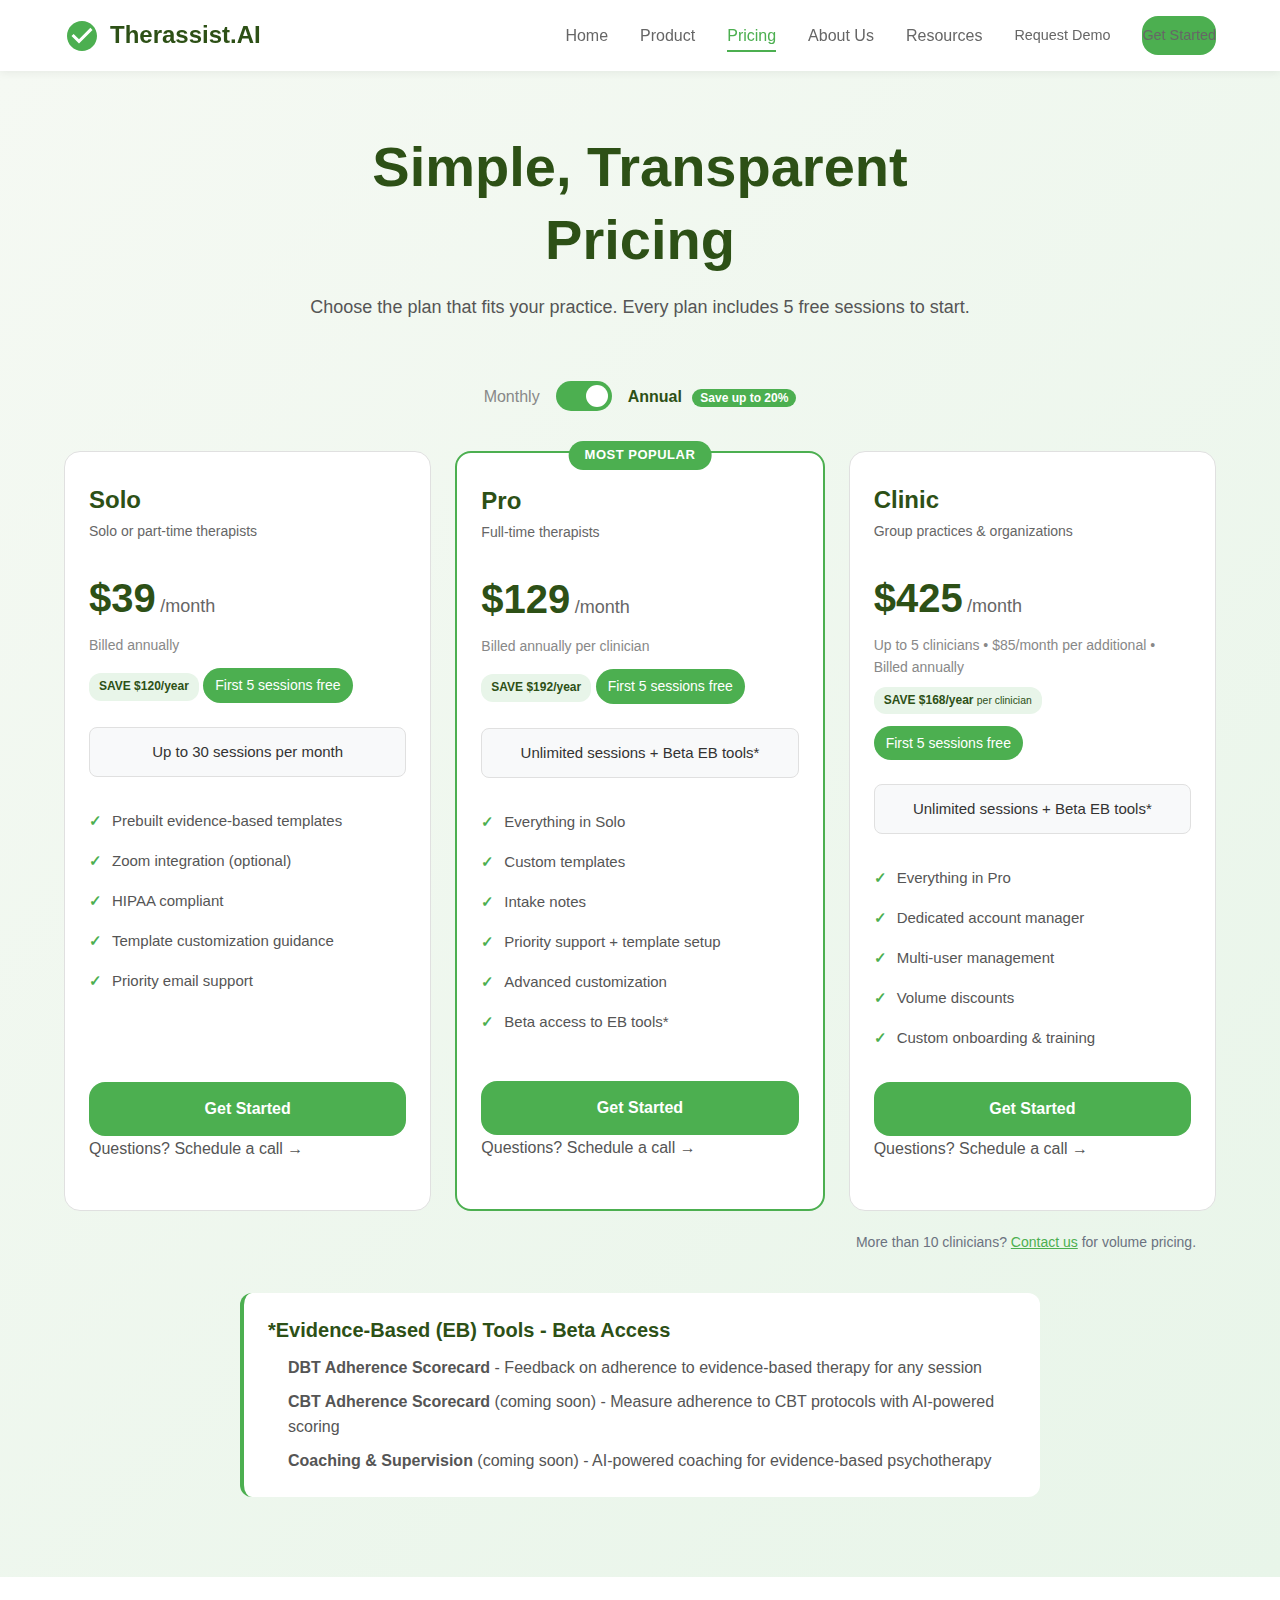
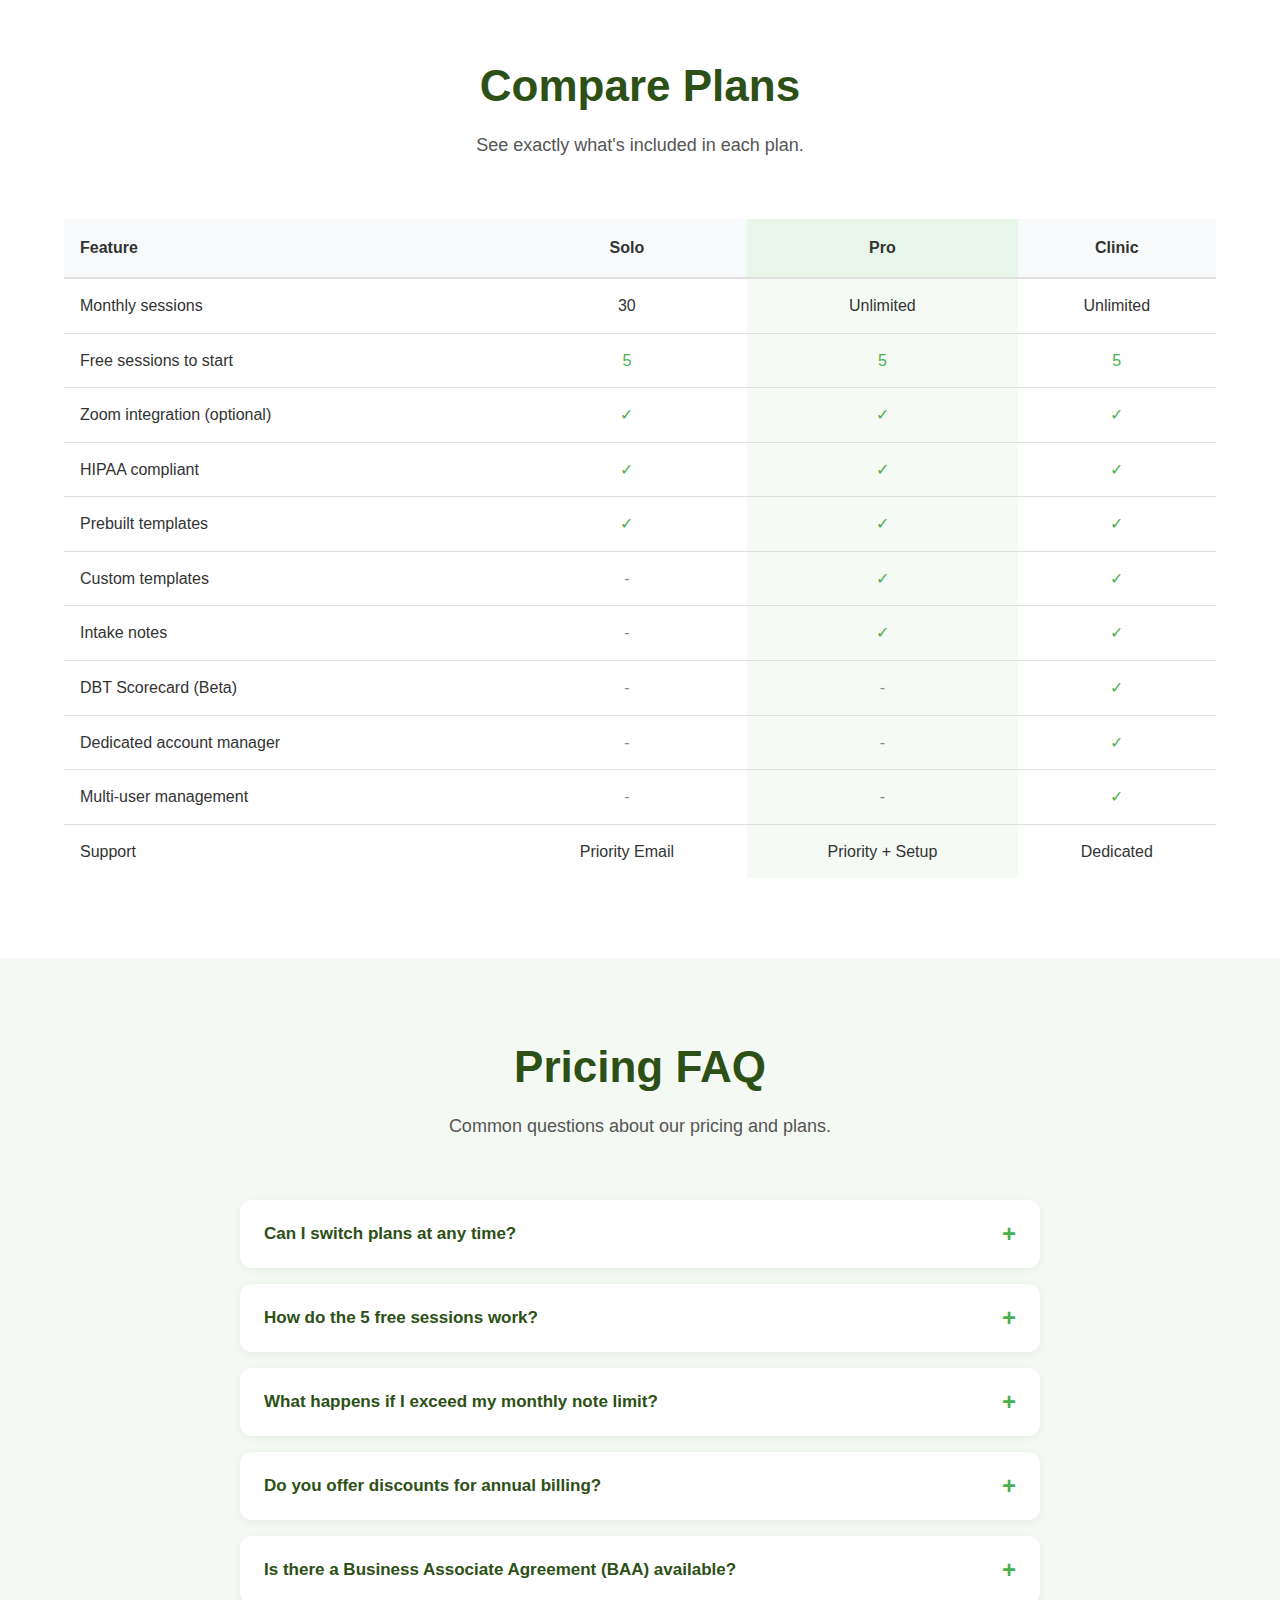
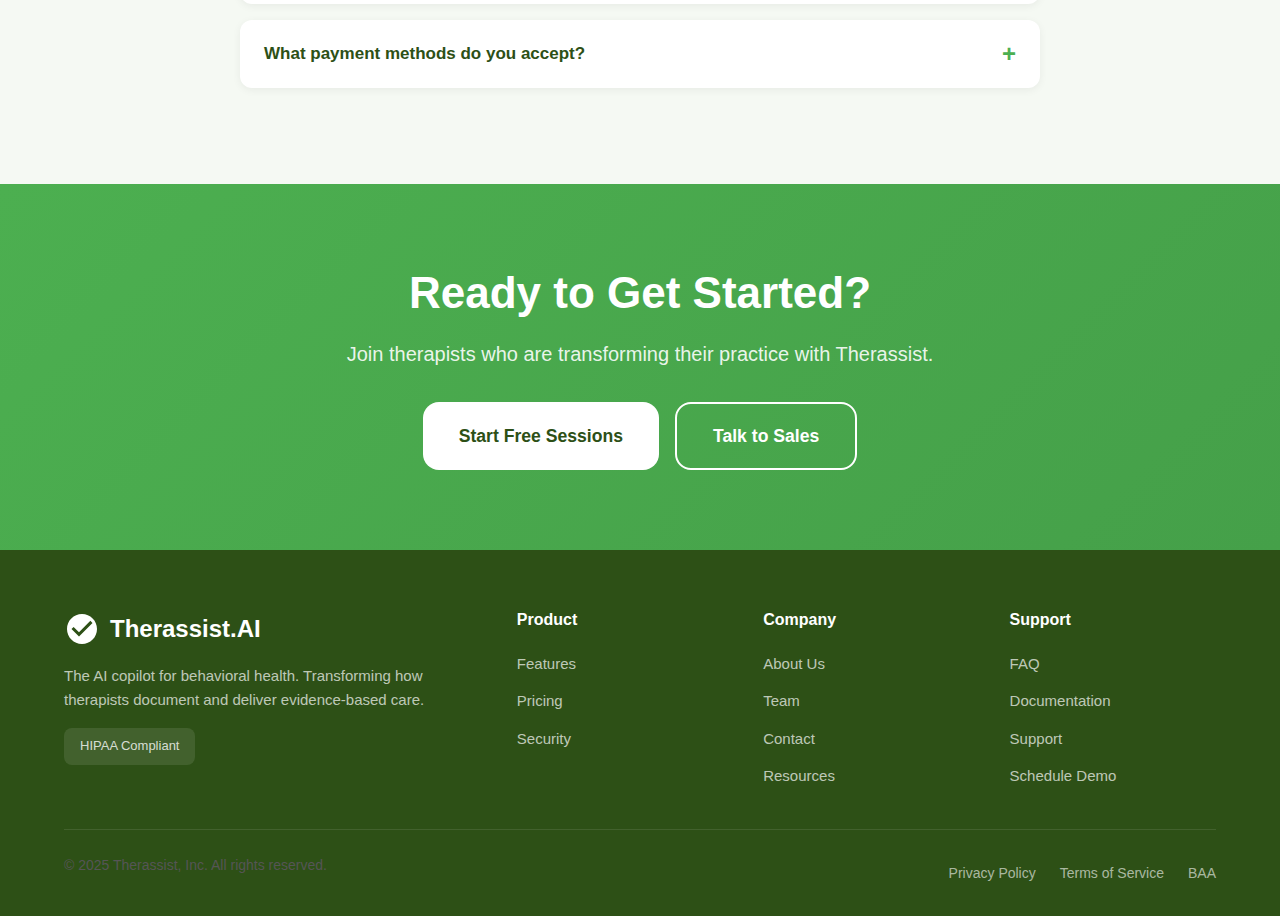
<file: website/pricing.html>
<!DOCTYPE html>
<html lang="en">

<head>
    <meta charset="UTF-8">
    <meta name="viewport" content="width=device-width, initial-scale=1.0">

    <!-- Primary Meta Tags -->
    <title>Pricing - DBT Adherence Scoring & Documentation | Therassist.AI</title>
    <meta name="description"
        content="Transparent pricing for AI-powered DBT adherence measurement. Solo $49/mo, Pro $145/mo, Clinic $99/clinician. 5 free sessions to start.">
    <meta name="keywords"
        content="DBT adherence measurement cost, therapy quality assurance pricing, clinical supervision AI cost, DBT fidelity monitoring price, psychotherapy quality infrastructure pricing">
    <meta name="author" content="Therassist, Inc.">
    <meta name="robots" content="index, follow">
    <link rel="canonical" href="https://therassist.ai/pricing.html">

    <!-- Open Graph / Facebook -->
    <meta property="og:type" content="website">
    <meta property="og:url" content="https://therassist.ai/pricing.html">
    <meta property="og:title" content="Pricing - DBT Adherence Scoring & Documentation | Therassist.AI">
    <meta property="og:description"
        content="Transparent pricing for validated DBT adherence measurement. Start with 5 free sessions. Solo, Pro, and Clinic plans available.">
    <meta property="og:image" content="https://therassist.ai/Logo.png">

    <!-- Twitter Card -->
    <meta name="twitter:card" content="summary_large_image">
    <meta name="twitter:url" content="https://therassist.ai/pricing.html">
    <meta name="twitter:title" content="Pricing - DBT Adherence Scoring & Documentation | Therassist.AI">
    <meta name="twitter:description"
        content="Transparent pricing for validated DBT adherence measurement. Start with 5 free sessions. Solo, Pro, and Clinic plans available.">
    <meta name="twitter:image" content="https://therassist.ai/Logo.png">

    <!-- Structured Data - Pricing -->
    <script type="application/ld+json">
    {
        "@context": "https://schema.org",
        "@type": "Product",
        "name": "Therassist.AI",
        "description": "AI-powered DBT adherence measurement and clinical documentation for evidence-based psychotherapy",
        "brand": {
            "@type": "Brand",
            "name": "Therassist.AI"
        },
        "offers": [
            {
                "@type": "Offer",
                "name": "Solo Plan",
                "price": "49",
                "priceCurrency": "USD",
                "priceValidUntil": "2026-12-31",
                "availability": "https://schema.org/InStock",
                "description": "Up to 30 sessions per month for solo or part-time therapists"
            },
            {
                "@type": "Offer",
                "name": "Pro Plan",
                "price": "145",
                "priceCurrency": "USD",
                "priceValidUntil": "2026-12-31",
                "availability": "https://schema.org/InStock",
                "description": "Unlimited sessions for full-time therapists with custom templates"
            },
            {
                "@type": "Offer",
                "name": "Clinic Plan",
                "price": "99",
                "priceCurrency": "USD",
                "priceValidUntil": "2026-12-31",
                "availability": "https://schema.org/InStock",
                "description": "Per clinician pricing for group practices with DBT adherence scoring beta access"
            }
        ]
    }
    </script>

    <link rel="stylesheet" href="styles.css">
    <link rel="icon" type="image/png" href="favicon.png">
</head>

<body>
    <!-- Header -->
    <header>
        <div class="container">
            <nav>
                <a href="index.html" class="logo">
                    <svg viewBox="0 0 24 24" role="img"
                        aria-label="Therassist.AI - Quality infrastructure for psychotherapy">
                        <path
                            d="M12 2C6.48 2 2 6.48 2 12s4.48 10 10 10 10-4.48 10-10S17.52 2 12 2zm-2 15l-5-5 1.41-1.41L10 14.17l7.59-7.59L19 8l-9 9z" />
                    </svg>
                    Therassist.AI
                </a>
                <ul class="nav-links">
                    <li><a href="index.html">Home</a></li>
                    <li><a href="product.html">Product</a></li>
                    <li><a href="pricing.html" class="active">Pricing</a></li>
                    <li><a href="about.html">About Us</a></li>
                    <li><a href="resources.html">Resources</a></li>
                    <li><a href="https://calendly.com/therai" target="_blank" rel="noopener noreferrer" class="btn btn-outline btn-sm">Request Demo</a></li>
                    <li><a href="contact.html" class="btn btn-primary btn-sm">Get Started</a></li>
                </ul>
                <div class="mobile-menu-toggle" onclick="toggleMobileMenu()">
                    <span></span>
                    <span></span>
                    <span></span>
                </div>
            </nav>
        </div>
    </header>

    <!-- Pricing Hero -->
    <section class="section"
        style="background: linear-gradient(135deg, var(--bg-light) 0%, #e8f5e9 100%); padding-top: 60px;">
        <div class="container">
            <div class="section-header">
                <h1>Simple, Transparent Pricing</h1>
                <p>Choose the plan that fits your practice. Every plan includes 5 free sessions to start.</p>
            </div>

            <!-- Billing Toggle -->
            <div class="billing-toggle">
                <span class="toggle-label active" data-period="monthly">Monthly</span>
                <label class="toggle-switch">
                    <input type="checkbox" id="billing-toggle" checked>
                    <span class="toggle-slider"></span>
                </label>
                <span class="toggle-label" data-period="annual">Annual <span class="save-tag">Save up to
                        20%</span></span>
            </div>

            <style>
                .billing-toggle {
                    display: flex;
                    justify-content: center;
                    align-items: center;
                    gap: 16px;
                    margin-bottom: 40px;
                }

                .toggle-label {
                    font-size: 1rem;
                    font-weight: 500;
                    color: var(--text-muted);
                    transition: color 0.3s ease;
                }

                .toggle-label.active {
                    color: var(--dark-green);
                    font-weight: 600;
                }

                .save-tag {
                    background: var(--primary-green);
                    color: white;
                    font-size: 0.75rem;
                    padding: 2px 8px;
                    border-radius: 10px;
                    margin-left: 6px;
                }

                .toggle-switch {
                    position: relative;
                    display: inline-block;
                    width: 56px;
                    height: 30px;
                }

                .toggle-switch input {
                    opacity: 0;
                    width: 0;
                    height: 0;
                }

                .toggle-slider {
                    position: absolute;
                    cursor: pointer;
                    top: 0;
                    left: 0;
                    right: 0;
                    bottom: 0;
                    background-color: #ccc;
                    transition: 0.3s;
                    border-radius: 30px;
                }

                .toggle-slider:before {
                    position: absolute;
                    content: "";
                    height: 22px;
                    width: 22px;
                    left: 4px;
                    bottom: 4px;
                    background-color: white;
                    transition: 0.3s;
                    border-radius: 50%;
                }

                .toggle-switch input:checked+.toggle-slider {
                    background-color: var(--primary-green);
                }

                .toggle-switch input:checked+.toggle-slider:before {
                    transform: translateX(26px);
                }

                .savings-badge {
                    background: #e8f5e9;
                    color: var(--dark-green);
                    font-size: 0.75rem;
                    font-weight: 600;
                    padding: 4px 10px;
                    border-radius: 12px;
                    margin-top: 8px;
                    display: none;
                }

                .savings-badge.visible {
                    display: inline-block;
                }

                .price-container {
                    transition: opacity 0.3s ease;
                }

                .billing-period {
                    font-size: 0.875rem;
                    color: var(--text-muted);
                    margin-top: 4px;
                }

                .clinic-enterprise-note {
                    text-align: center;
                    margin: 20px auto 0;
                    font-size: 14px;
                    color: #6b7280;
                    max-width: 380px;
                    margin-left: auto;
                    margin-right: 0;
                }

                .clinic-enterprise-note a {
                    color: var(--primary-green);
                    text-decoration: underline;
                }

                @media (max-width: 1024px) {
                    .clinic-enterprise-note {
                        text-align: center;
                        margin-left: auto;
                        margin-right: auto;
                    }
                }

                /* Equal height cards with button alignment */
                .pricing-cards {
                    display: flex;
                    gap: 24px;
                    justify-content: center;
                    align-items: stretch;
                }

                .pricing-card {
                    display: flex;
                    flex-direction: column;
                    flex: 1;
                    max-width: 380px;
                }

                .pricing-card .features-list {
                    flex-grow: 1;
                }

                .pricing-card .plan-cta {
                    margin-top: auto;
                }
            </style>

            <!-- Pricing Cards -->
            <div class="pricing-cards">
                <!-- Solo Plan -->
                <div class="pricing-card" data-monthly-price="49" data-annual-price="39"
                    data-monthly-link="https://buy.stripe.com/eVq7sLbjLcBvfNFexoeQM06"
                    data-annual-link="https://buy.stripe.com/dRm4gz1Jbbxr59174WeQM07" data-savings="120">
                    <h3 class="plan-name">Solo</h3>
                    <p class="plan-description">Solo or part-time therapists</p>

                    <div class="price-container">
                        <div>
                            <span class="price">$49</span>
                            <span class="price-unit">/month</span>
                        </div>
                        <div class="billing-period">Billed monthly</div>
                        <span class="savings-badge">SAVE $120/year</span>
                        <div class="free-sessions-badge"
                            style="background: var(--primary-green); color: white; padding: 6px 12px; border-radius: 20px; font-size: 0.875rem; margin-top: 12px; display: inline-block;">
                            First 5 sessions free</div>
                    </div>

                    <div class="session-limit">Up to 30 sessions per month</div>

                    <ul class="features-list">
                        <li>
                            <span class="check-icon">&#10003;</span>
                            <span>Prebuilt evidence-based templates</span>
                        </li>
                        <li>
                            <span class="check-icon">&#10003;</span>
                            <span>Zoom integration (optional)</span>
                        </li>
                        <li>
                            <span class="check-icon">&#10003;</span>
                            <span>HIPAA compliant</span>
                        </li>
                        <li>
                            <span class="check-icon">&#10003;</span>
                            <span>Template customization guidance</span>
                        </li>
                        <li>
                            <span class="check-icon">&#10003;</span>
                            <span>Priority email support</span>
                        </li>
                    </ul>

                    <a href="https://buy.stripe.com/dRm4gz1Jbbxr59174WeQM07" class="btn btn-primary plan-cta"
                        style="width: 100%;" target="_blank">Get Started</a>
                    <p class="plan-help-link"><a href="https://calendly.com/therai" target="_blank" rel="noopener noreferrer">Questions? Schedule a call &rarr;</a></p>
                </div>

                <!-- Pro Plan (Popular) -->
                <div class="pricing-card popular" data-monthly-price="145" data-annual-price="129"
                    data-monthly-link="https://buy.stripe.com/00wcN573vgRLatl9d4eQM08"
                    data-annual-link="https://buy.stripe.com/00w28r87z6d744X1KCeQM0a" data-savings="192">
                    <span class="popular-badge">Most Popular</span>
                    <h3 class="plan-name">Pro</h3>
                    <p class="plan-description">Full-time therapists</p>

                    <div class="price-container">
                        <div>
                            <span class="price">$145</span>
                            <span class="price-unit">/month</span>
                        </div>
                        <div class="billing-period">per clinician billed monthly</div>
                        <span class="savings-badge">SAVE $192/year</span>
                        <div class="free-sessions-badge"
                            style="background: var(--primary-green); color: white; padding: 6px 12px; border-radius: 20px; font-size: 0.875rem; margin-top: 12px; display: inline-block;">
                            First 5 sessions free</div>
                    </div>

                    <div class="session-limit">Unlimited sessions + Beta EB tools*</div>

                    <ul class="features-list">
                        <li>
                            <span class="check-icon">&#10003;</span>
                            <span>Everything in Solo</span>
                        </li>
                        <li>
                            <span class="check-icon">&#10003;</span>
                            <span>Custom templates</span>
                        </li>
                        <li>
                            <span class="check-icon">&#10003;</span>
                            <span>Intake notes</span>
                        </li>
                        <li>
                            <span class="check-icon">&#10003;</span>
                            <span>Priority support + template setup</span>
                        </li>
                        <li>
                            <span class="check-icon">&#10003;</span>
                            <span>Advanced customization</span>
                        </li>
                        <li>
                            <span class="check-icon">&#10003;</span>
                            <span>Beta access to EB tools*</span>
                        </li>
                    </ul>

                    <a href="https://buy.stripe.com/00w28r87z6d744X1KCeQM0a" class="btn btn-primary plan-cta"
                        style="width: 100%;" target="_blank">Get Started</a>
                    <p class="plan-help-link"><a href="https://calendly.com/therai" target="_blank" rel="noopener noreferrer">Questions? Schedule a call &rarr;</a></p>
                </div>

                <!-- Clinic Plan -->
                <div class="pricing-card" data-monthly-price="495" data-annual-price="425"
                    data-monthly-link="https://buy.stripe.com/bJebJ14Vn6d70SLfBseQM05"
                    data-annual-link="https://buy.stripe.com/5kQcN59bDgRL8ld1KCeQM04" data-savings="360">
                    <h3 class="plan-name">Clinic</h3>
                    <p class="plan-description">Group practices & organizations</p>

                    <div class="price-container">
                        <div>
                            <span class="price">$425</span>
                            <span class="price-unit">/month</span>
                        </div>
                        <div class="billing-period">Up to 5 clinicians included • $85/month per additional clinician
                        </div>
                        <span class="savings-badge">SAVE $168/year <span
                                style="font-weight: 400; font-size: 0.65rem;">per clinician</span></span>
                        <div class="free-sessions-badge"
                            style="background: var(--primary-green); color: white; padding: 6px 12px; border-radius: 20px; font-size: 0.875rem; margin-top: 12px; display: inline-block;">
                            First 5 sessions free</div>
                    </div>

                    <div class="session-limit">Unlimited sessions + Beta EB tools*</div>

                    <ul class="features-list">
                        <li>
                            <span class="check-icon">&#10003;</span>
                            <span>Everything in Pro</span>
                        </li>
                        <li>
                            <span class="check-icon">&#10003;</span>
                            <span>Dedicated account manager</span>
                        </li>
                        <li>
                            <span class="check-icon">&#10003;</span>
                            <span>Multi-user management</span>
                        </li>
                        <li>
                            <span class="check-icon">&#10003;</span>
                            <span>Volume discounts</span>
                        </li>
                        <li>
                            <span class="check-icon">&#10003;</span>
                            <span>Custom onboarding & training</span>
                        </li>
                    </ul>

                    <a href="https://buy.stripe.com/5kQcN59bDgRL8ld1KCeQM04" class="btn btn-primary plan-cta"
                        style="width: 100%;" target="_blank">Get Started</a>
                    <p class="plan-help-link"><a href="https://calendly.com/therai" target="_blank" rel="noopener noreferrer">Questions? Schedule a call &rarr;</a></p>
                </div>
            </div>

            <!-- Enterprise Note -->
            <p class="clinic-enterprise-note">More than 10 clinicians? <a
                    href="mailto:david.lischner@therassist.ai">Contact us</a> for volume pricing.</p>

            <!-- Beta Tools Note -->
            <div
                style="max-width: 800px; margin: 40px auto 0; padding: 24px; background: white; border-radius: var(--radius-md); border-left: 4px solid var(--primary-green);">
                <h4 style="color: var(--dark-green); margin-bottom: 12px;">*Evidence-Based (EB) Tools - Beta Access</h4>
                <ul style="padding-left: 20px;">
                    <li style="margin-bottom: 8px; color: var(--text-medium);">
                        <strong>DBT Adherence Scorecard</strong> - Feedback on adherence to evidence-based therapy for
                        any session
                    </li>
                    <li style="margin-bottom: 8px; color: var(--text-medium);">
                        <strong>CBT Adherence Scorecard</strong> (coming soon) - Measure adherence to CBT protocols with
                        AI-powered scoring
                    </li>
                    <li style="color: var(--text-medium);">
                        <strong>Coaching & Supervision</strong> (coming soon) - AI-powered coaching for evidence-based
                        psychotherapy
                    </li>
                </ul>
            </div>
        </div>
    </section>

    <!-- Comparison Table -->
    <section class="section" style="background: var(--bg-white);">
        <div class="container">
            <div class="section-header">
                <h2>Compare Plans</h2>
                <p>See exactly what's included in each plan.</p>
            </div>

            <div style="overflow-x: auto;">
                <table style="width: 100%; border-collapse: collapse; min-width: 600px;">
                    <thead>
                        <tr style="background: var(--bg-gray);">
                            <th style="padding: 16px; text-align: left; border-bottom: 2px solid var(--border-light);">
                                Feature</th>
                            <th
                                style="padding: 16px; text-align: center; border-bottom: 2px solid var(--border-light);">
                                Solo</th>
                            <th
                                style="padding: 16px; text-align: center; border-bottom: 2px solid var(--border-light); background: #e8f5e9;">
                                Pro</th>
                            <th
                                style="padding: 16px; text-align: center; border-bottom: 2px solid var(--border-light);">
                                Clinic</th>
                        </tr>
                    </thead>
                    <tbody>
                        <tr>
                            <td style="padding: 14px 16px; border-bottom: 1px solid var(--border-light);">Monthly
                                sessions</td>
                            <td
                                style="padding: 14px 16px; border-bottom: 1px solid var(--border-light); text-align: center;">
                                30</td>
                            <td
                                style="padding: 14px 16px; border-bottom: 1px solid var(--border-light); text-align: center; background: #f5faf5;">
                                Unlimited</td>
                            <td
                                style="padding: 14px 16px; border-bottom: 1px solid var(--border-light); text-align: center;">
                                Unlimited</td>
                        </tr>
                        <tr>
                            <td style="padding: 14px 16px; border-bottom: 1px solid var(--border-light);">Free sessions
                                to start</td>
                            <td
                                style="padding: 14px 16px; border-bottom: 1px solid var(--border-light); text-align: center; color: var(--primary-green);">
                                5</td>
                            <td
                                style="padding: 14px 16px; border-bottom: 1px solid var(--border-light); text-align: center; color: var(--primary-green); background: #f5faf5;">
                                5</td>
                            <td
                                style="padding: 14px 16px; border-bottom: 1px solid var(--border-light); text-align: center; color: var(--primary-green);">
                                5</td>
                        </tr>
                        <tr>
                            <td style="padding: 14px 16px; border-bottom: 1px solid var(--border-light);">Zoom
                                integration (optional)</td>
                            <td
                                style="padding: 14px 16px; border-bottom: 1px solid var(--border-light); text-align: center; color: var(--primary-green);">
                                &#10003;</td>
                            <td
                                style="padding: 14px 16px; border-bottom: 1px solid var(--border-light); text-align: center; color: var(--primary-green); background: #f5faf5;">
                                &#10003;</td>
                            <td
                                style="padding: 14px 16px; border-bottom: 1px solid var(--border-light); text-align: center; color: var(--primary-green);">
                                &#10003;</td>
                        </tr>
                        <tr>
                            <td style="padding: 14px 16px; border-bottom: 1px solid var(--border-light);">HIPAA
                                compliant</td>
                            <td
                                style="padding: 14px 16px; border-bottom: 1px solid var(--border-light); text-align: center; color: var(--primary-green);">
                                &#10003;</td>
                            <td
                                style="padding: 14px 16px; border-bottom: 1px solid var(--border-light); text-align: center; color: var(--primary-green); background: #f5faf5;">
                                &#10003;</td>
                            <td
                                style="padding: 14px 16px; border-bottom: 1px solid var(--border-light); text-align: center; color: var(--primary-green);">
                                &#10003;</td>
                        </tr>
                        <tr>
                            <td style="padding: 14px 16px; border-bottom: 1px solid var(--border-light);">Prebuilt
                                templates</td>
                            <td
                                style="padding: 14px 16px; border-bottom: 1px solid var(--border-light); text-align: center; color: var(--primary-green);">
                                &#10003;</td>
                            <td
                                style="padding: 14px 16px; border-bottom: 1px solid var(--border-light); text-align: center; color: var(--primary-green); background: #f5faf5;">
                                &#10003;</td>
                            <td
                                style="padding: 14px 16px; border-bottom: 1px solid var(--border-light); text-align: center; color: var(--primary-green);">
                                &#10003;</td>
                        </tr>
                        <tr>
                            <td style="padding: 14px 16px; border-bottom: 1px solid var(--border-light);">Custom
                                templates</td>
                            <td
                                style="padding: 14px 16px; border-bottom: 1px solid var(--border-light); text-align: center; color: var(--text-muted);">
                                -</td>
                            <td
                                style="padding: 14px 16px; border-bottom: 1px solid var(--border-light); text-align: center; color: var(--primary-green); background: #f5faf5;">
                                &#10003;</td>
                            <td
                                style="padding: 14px 16px; border-bottom: 1px solid var(--border-light); text-align: center; color: var(--primary-green);">
                                &#10003;</td>
                        </tr>
                        <tr>
                            <td style="padding: 14px 16px; border-bottom: 1px solid var(--border-light);">Intake notes
                            </td>
                            <td
                                style="padding: 14px 16px; border-bottom: 1px solid var(--border-light); text-align: center; color: var(--text-muted);">
                                -</td>
                            <td
                                style="padding: 14px 16px; border-bottom: 1px solid var(--border-light); text-align: center; color: var(--primary-green); background: #f5faf5;">
                                &#10003;</td>
                            <td
                                style="padding: 14px 16px; border-bottom: 1px solid var(--border-light); text-align: center; color: var(--primary-green);">
                                &#10003;</td>
                        </tr>
                        <tr>
                            <td style="padding: 14px 16px; border-bottom: 1px solid var(--border-light);">DBT Scorecard
                                (Beta)</td>
                            <td
                                style="padding: 14px 16px; border-bottom: 1px solid var(--border-light); text-align: center; color: var(--text-muted);">
                                -</td>
                            <td
                                style="padding: 14px 16px; border-bottom: 1px solid var(--border-light); text-align: center; color: var(--text-muted); background: #f5faf5;">
                                -</td>
                            <td
                                style="padding: 14px 16px; border-bottom: 1px solid var(--border-light); text-align: center; color: var(--primary-green);">
                                &#10003;</td>
                        </tr>
                        <tr>
                            <td style="padding: 14px 16px; border-bottom: 1px solid var(--border-light);">Dedicated
                                account manager</td>
                            <td
                                style="padding: 14px 16px; border-bottom: 1px solid var(--border-light); text-align: center; color: var(--text-muted);">
                                -</td>
                            <td
                                style="padding: 14px 16px; border-bottom: 1px solid var(--border-light); text-align: center; color: var(--text-muted); background: #f5faf5;">
                                -</td>
                            <td
                                style="padding: 14px 16px; border-bottom: 1px solid var(--border-light); text-align: center; color: var(--primary-green);">
                                &#10003;</td>
                        </tr>
                        <tr>
                            <td style="padding: 14px 16px; border-bottom: 1px solid var(--border-light);">Multi-user
                                management</td>
                            <td
                                style="padding: 14px 16px; border-bottom: 1px solid var(--border-light); text-align: center; color: var(--text-muted);">
                                -</td>
                            <td
                                style="padding: 14px 16px; border-bottom: 1px solid var(--border-light); text-align: center; color: var(--text-muted); background: #f5faf5;">
                                -</td>
                            <td
                                style="padding: 14px 16px; border-bottom: 1px solid var(--border-light); text-align: center; color: var(--primary-green);">
                                &#10003;</td>
                        </tr>
                        <tr>
                            <td style="padding: 14px 16px;">Support</td>
                            <td style="padding: 14px 16px; text-align: center;">Priority Email</td>
                            <td style="padding: 14px 16px; text-align: center; background: #f5faf5;">Priority + Setup
                            </td>
                            <td style="padding: 14px 16px; text-align: center;">Dedicated</td>
                        </tr>
                    </tbody>
                </table>
            </div>
        </div>
    </section>

    <!-- FAQ Section -->
    <section class="faq-section section" id="faq">
        <div class="container">
            <div class="section-header">
                <h2>Pricing FAQ</h2>
                <p>Common questions about our pricing and plans.</p>
            </div>

            <div class="faq-list">
                <div class="faq-item">
                    <button class="faq-question">Can I switch plans at any time?</button>
                    <div class="faq-answer">
                        <p>Yes! You can upgrade or downgrade your plan at any time. When upgrading, you'll get immediate
                            access to new features. When downgrading, changes take effect at the end of your current
                            billing period.</p>
                    </div>
                </div>

                <div class="faq-item">
                    <button class="faq-question">How do the 5 free sessions work?</button>
                    <div class="faq-answer">
                        <p>Every plan includes 5 free sessions to start. Simply choose your plan, enter your payment
                            information, and your first 5 sessions are completely free. Billing begins automatically
                            after you've used your free sessions. You can cancel anytime before billing starts.</p>
                    </div>
                </div>

                <div class="faq-item">
                    <button class="faq-question">What happens if I exceed my monthly note limit?</button>
                    <div class="faq-answer">
                        <p>If you approach your limit, we'll notify you so you can upgrade if needed. We won't cut off
                            your access mid-month - we'll work with you to find the right solution.</p>
                    </div>
                </div>

                <div class="faq-item">
                    <button class="faq-question">Do you offer discounts for annual billing?</button>
                    <div class="faq-answer">
                        <p>Yes! Annual billing saves you up to 20% compared to monthly billing. Use the toggle above our
                            pricing cards to see both monthly and annual rates. Solo plan saves $120/year and Pro plan
                            saves $192/year with annual billing.</p>
                    </div>
                </div>

                <div class="faq-item">
                    <button class="faq-question">Is there a Business Associate Agreement (BAA) available?</button>
                    <div class="faq-answer">
                        <p>Absolutely. We provide BAAs for all customers to ensure HIPAA compliance. BAAs are included
                            at no additional cost.</p>
                    </div>
                </div>

                <div class="faq-item">
                    <button class="faq-question">What payment methods do you accept?</button>
                    <div class="faq-answer">
                        <p>We accept all major credit cards (Visa, MasterCard, American Express) through our secure
                            Stripe integration. For Clinic plans, we also offer invoice billing.</p>
                    </div>
                </div>
            </div>
        </div>
    </section>

    <!-- CTA Section -->
    <section class="cta">
        <div class="container">
            <h2>Ready to Get Started?</h2>
            <p>Join therapists who are transforming their practice with Therassist.</p>
            <div class="cta-buttons">
                <a href="contact.html" class="btn btn-white btn-lg">Start Free Sessions</a>
                <a href="mailto:sales@therassist.ai" class="btn btn-secondary btn-lg" style="border-color: white; color: white;">Talk
                    to Sales</a>
            </div>
        </div>
    </section>

    <!-- Footer -->
    <footer>
        <div class="container">
            <div class="footer-grid">
                <div class="footer-brand">
                    <div class="logo" style="color: white;">
                        <svg viewBox="0 0 24 24" style="fill: white;">
                            <path
                                d="M12 2C6.48 2 2 6.48 2 12s4.48 10 10 10 10-4.48 10-10S17.52 2 12 2zm-2 15l-5-5 1.41-1.41L10 14.17l7.59-7.59L19 8l-9 9z" />
                        </svg>
                        Therassist.AI
                    </div>
                    <p>The AI copilot for behavioral health. Transforming how therapists document and deliver
                        evidence-based care.</p>
                    <div class="compliance-badges">
                        <span class="compliance-badge">HIPAA Compliant</span>
                    </div>
                </div>
                <div class="footer-column">
                    <h4>Product</h4>
                    <ul>
                        <li><a href="product.html">Features</a></li>
                        <li><a href="pricing.html">Pricing</a></li>
                        <li><a href="product.html#security">Security</a></li>
                    </ul>
                </div>
                <div class="footer-column">
                    <h4>Company</h4>
                    <ul>
                        <li><a href="about.html">About Us</a></li>
                        <li><a href="about.html#team">Team</a></li>
                        <li><a href="contact.html">Contact</a></li>
                        <li><a href="resources.html">Resources</a></li>
                    </ul>
                </div>
                <div class="footer-column">
                    <h4>Support</h4>
                    <ul>
                        <li><a href="resources.html#faq">FAQ</a></li>
                        <li><a href="resources.html">Documentation</a></li>
                        <li><a href="support.html">Support</a></li>
                        <li><a href="contact.html">Schedule Demo</a></li>
                    </ul>
                </div>
            </div>
            <div class="footer-bottom">
                <p>&copy; 2025 Therassist, Inc. All rights reserved.</p>
                <div class="footer-links">
                    <a href="privacy-policy.html">Privacy Policy</a>
                    <a href="terms-of-service.html">Terms of Service</a>
                    <a href="business-associate-agreement.html">BAA</a>
                </div>
            </div>
        </div>
    </footer>

    <script>
        function toggleMobileMenu() {
            const navLinks = document.querySelector('.nav-links');
            navLinks.classList.toggle('active');
        }

        // Billing toggle functionality
        const billingToggle = document.getElementById('billing-toggle');
        const pricingCards = document.querySelectorAll('.pricing-card[data-monthly-price]');
        const toggleLabels = document.querySelectorAll('.toggle-label');

        function updatePricing(isAnnual) {
            // Update toggle labels
            toggleLabels.forEach(label => {
                if (label.dataset.period === 'annual') {
                    label.classList.toggle('active', isAnnual);
                } else {
                    label.classList.toggle('active', !isAnnual);
                }
            });

            // Update each pricing card with fade transition
            pricingCards.forEach(card => {
                const priceContainer = card.querySelector('.price-container');
                const priceEl = card.querySelector('.price');
                const billingPeriod = card.querySelector('.billing-period');
                const savingsBadge = card.querySelector('.savings-badge');
                const ctaButton = card.querySelector('.plan-cta');

                const monthlyPrice = card.dataset.monthlyPrice;
                const annualPrice = card.dataset.annualPrice;
                const monthlyLink = card.dataset.monthlyLink;
                const annualLink = card.dataset.annualLink;
                const savings = card.dataset.savings;

                // Fade out
                priceContainer.style.opacity = '0';

                setTimeout(() => {
                    // Update price
                    priceEl.textContent = '$' + (isAnnual ? annualPrice : monthlyPrice);

                    // Update billing period text
                    if (billingPeriod) {
                        if (card.querySelector('.plan-name').textContent === 'Clinic') {
                            billingPeriod.textContent = 'Up to 5 clinicians • $' + (isAnnual ? '85' : '99') + '/month per additional • Billed ' + (isAnnual ? 'annually' : 'monthly');
                        } else if (card.querySelector('.plan-name').textContent === 'Pro') {
                            billingPeriod.textContent = 'Billed ' + (isAnnual ? 'annually' : 'monthly') + ' per clinician';
                        } else {
                            billingPeriod.textContent = 'Billed ' + (isAnnual ? 'annually' : 'monthly');
                        }
                    }

                    // Show/hide savings badge
                    if (savingsBadge && parseInt(savings) > 0) {
                        savingsBadge.classList.toggle('visible', isAnnual);
                    }

                    // Update button link
                    if (ctaButton) {
                        ctaButton.href = isAnnual ? annualLink : monthlyLink;
                    }

                    // Fade in
                    priceContainer.style.opacity = '1';
                }, 150);
            });
        }

        billingToggle.addEventListener('change', function () {
            updatePricing(this.checked);
        });

        // Initialize with annual pricing (toggle checked)
        updatePricing(true);

        // FAQ accordion
        document.querySelectorAll('.faq-question').forEach(button => {
            button.addEventListener('click', () => {
                const item = button.parentElement;
                const isActive = item.classList.contains('active');

                // Close all items
                document.querySelectorAll('.faq-item').forEach(i => i.classList.remove('active'));

                // Open clicked item if it wasn't active
                if (!isActive) {
                    item.classList.add('active');
                }
            });
        });

        // Animation on scroll
        const observerOptions = { threshold: 0.1, rootMargin: '0px 0px -50px 0px' };
        const observer = new IntersectionObserver((entries) => {
            entries.forEach(entry => {
                if (entry.isIntersecting) {
                    entry.target.style.opacity = '1';
                    entry.target.style.transform = 'translateY(0)';
                }
            });
        }, observerOptions);

        document.querySelectorAll('.pricing-card').forEach(el => {
            el.style.opacity = '0';
            el.style.transform = 'translateY(20px)';
            el.style.transition = 'opacity 0.6s ease, transform 0.6s ease';
            observer.observe(el);
        });
    </script>
</body>

</html>
</file>
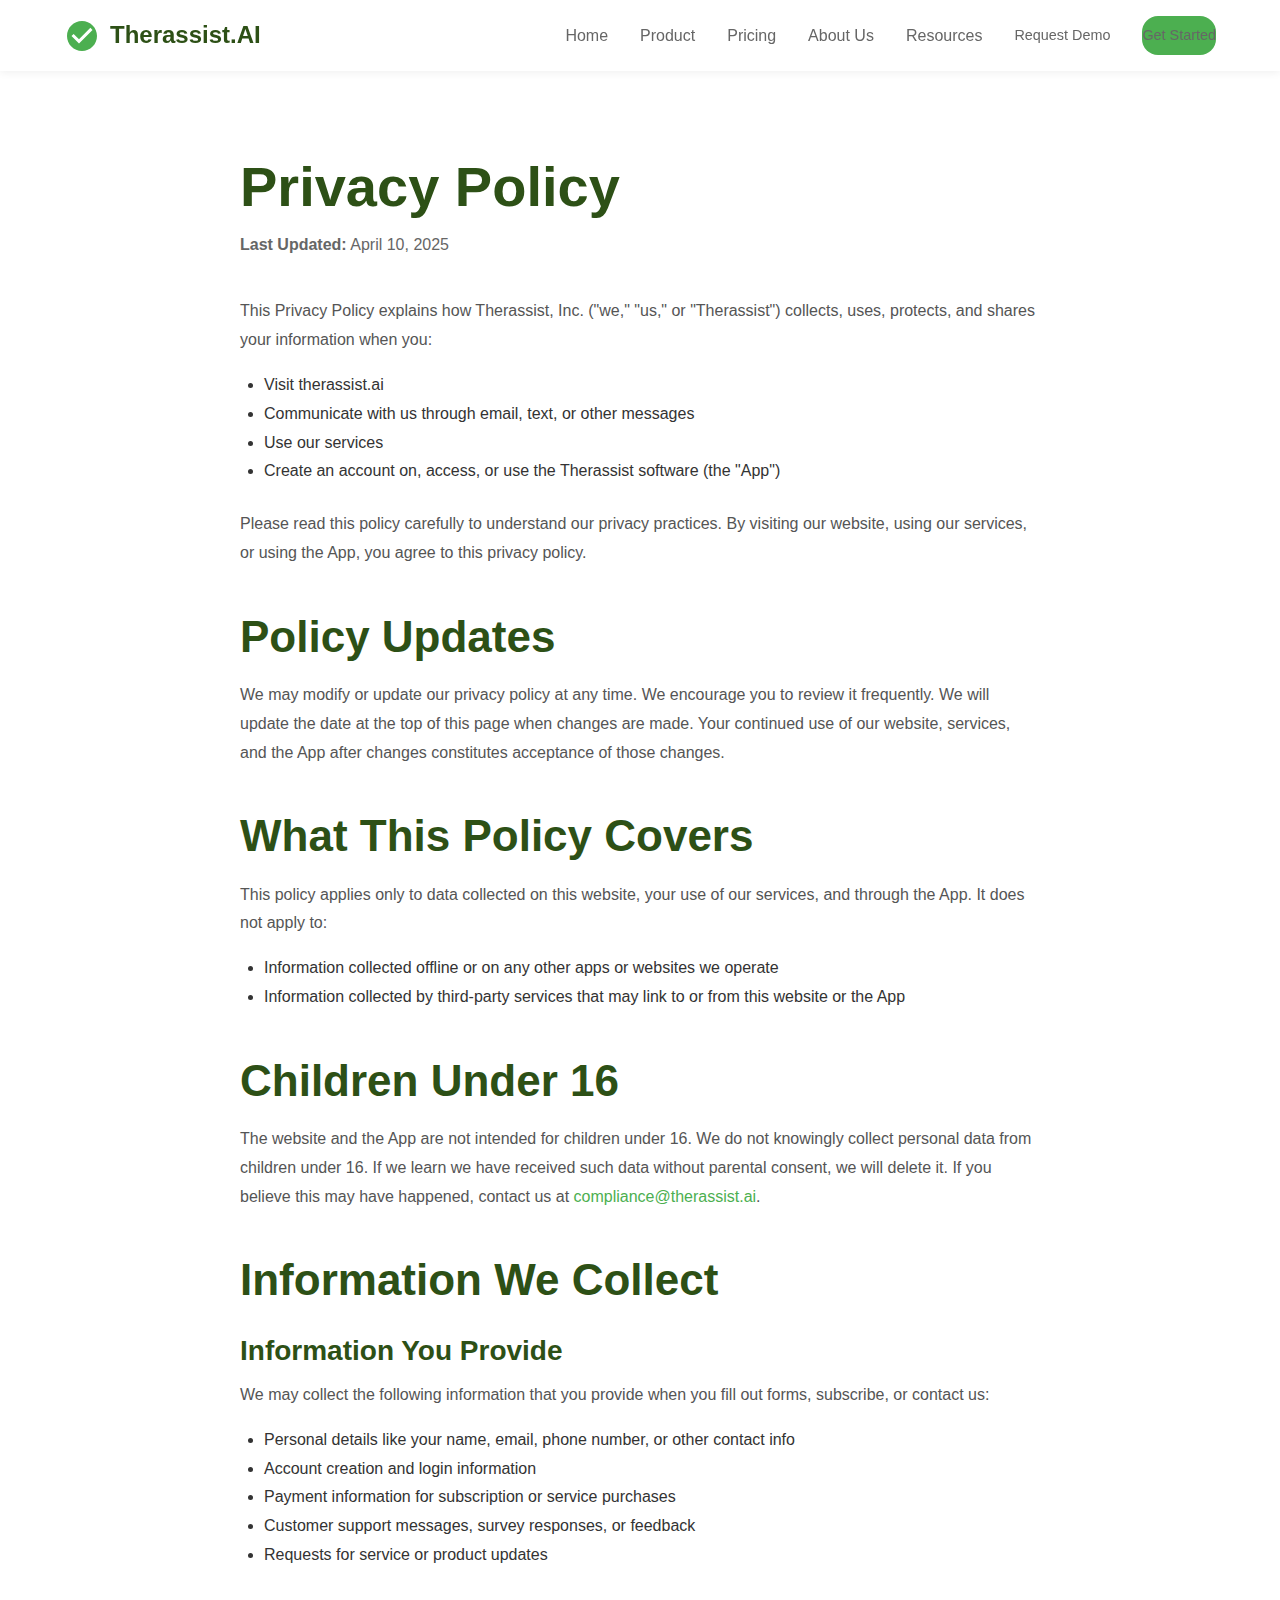
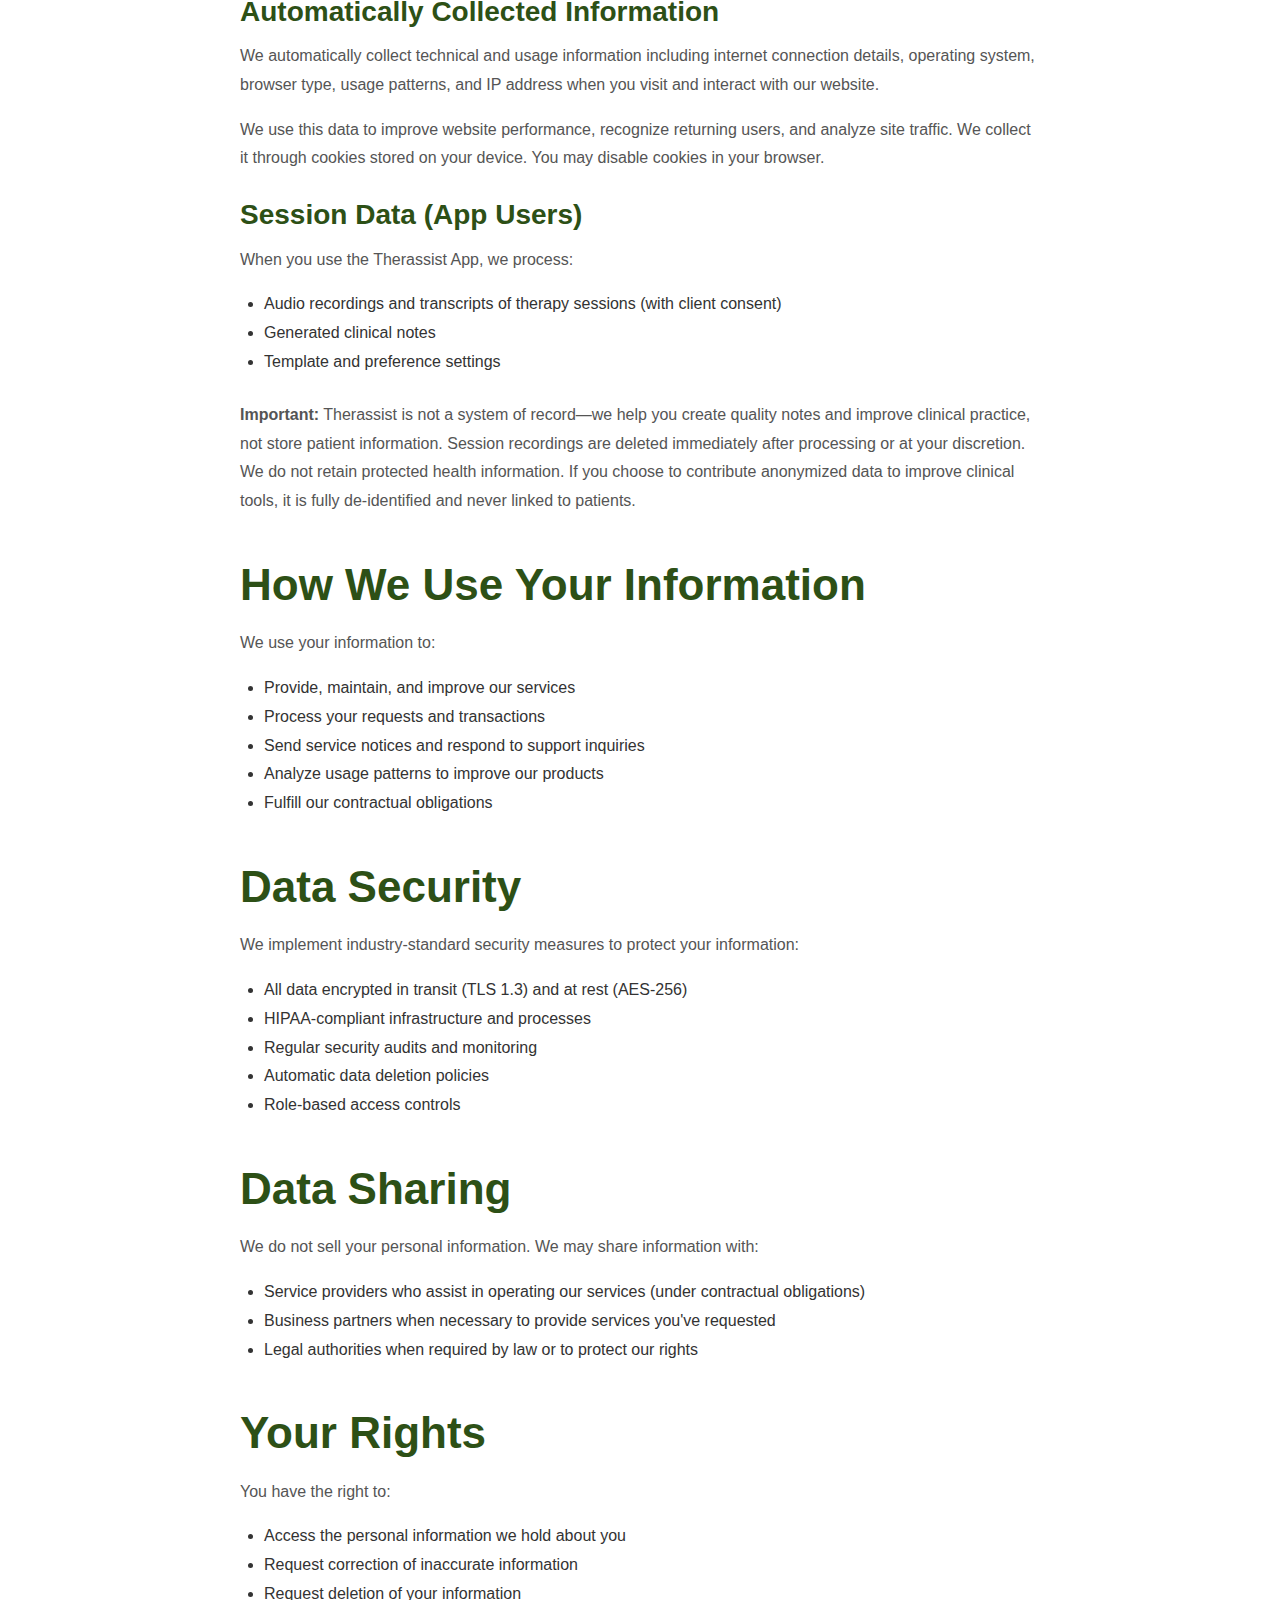
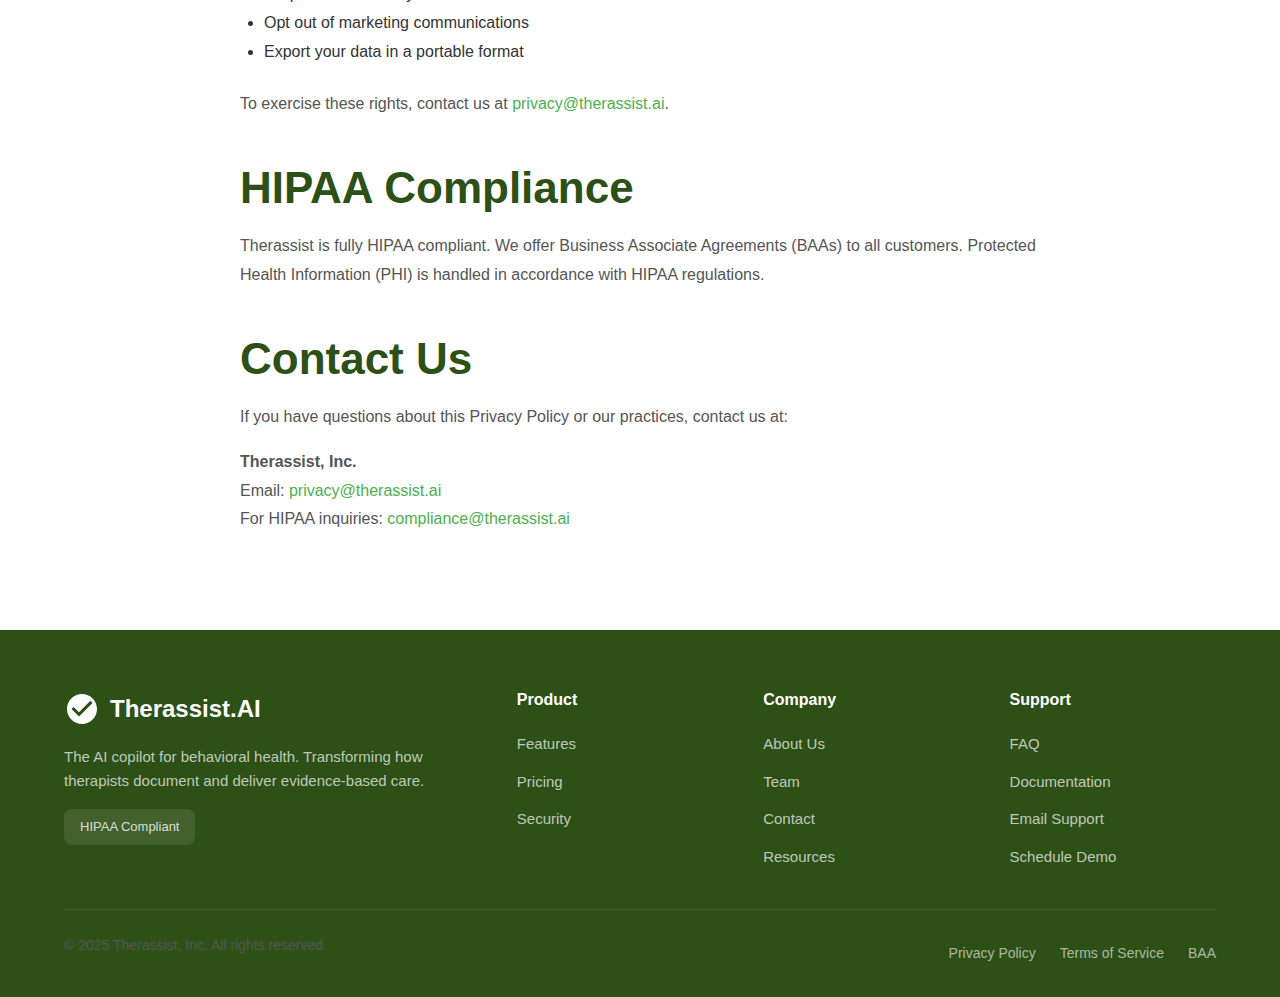
<file: website/privacy-old.html>
<!DOCTYPE html>
<html lang="en">
<head>
    <meta charset="UTF-8">
    <meta name="viewport" content="width=device-width, initial-scale=1.0">

    <!-- Primary Meta Tags -->
    <title>Privacy Policy - HIPAA Compliant Data Protection | Therassist.AI</title>
    <meta name="description" content="Therassist.AI Privacy Policy - HIPAA compliant data handling. We do not retain PHI. Session recordings deleted immediately after processing.">
    <meta name="keywords" content="HIPAA compliant therapy AI, therapy data privacy, clinical documentation privacy, PHI protection, healthcare AI privacy policy">
    <meta name="author" content="Therassist, Inc.">
    <meta name="robots" content="index, follow">
    <link rel="canonical" href="https://therassist.ai/privacy.html">

    <!-- Open Graph / Facebook -->
    <meta property="og:type" content="website">
    <meta property="og:url" content="https://therassist.ai/privacy.html">
    <meta property="og:title" content="Privacy Policy - HIPAA Compliant Data Protection | Therassist.AI">
    <meta property="og:description" content="HIPAA compliant data handling. We do not retain PHI. Session recordings deleted immediately after processing.">
    <meta property="og:image" content="https://therassist.ai/Logo.png">

    <!-- Twitter Card -->
    <meta name="twitter:card" content="summary">
    <meta name="twitter:title" content="Privacy Policy | Therassist.AI">
    <meta name="twitter:description" content="HIPAA compliant data handling. We do not retain PHI.">

    <link rel="stylesheet" href="styles.css">
    <link rel="icon" type="image/png" href="favicon.png">
</head>
<body>
    <!-- Header -->
    <header>
        <div class="container">
            <nav>
                <a href="index.html" class="logo">
                    <svg viewBox="0 0 24 24" role="img" aria-label="Therassist.AI - Quality infrastructure for psychotherapy">
                        <path d="M12 2C6.48 2 2 6.48 2 12s4.48 10 10 10 10-4.48 10-10S17.52 2 12 2zm-2 15l-5-5 1.41-1.41L10 14.17l7.59-7.59L19 8l-9 9z"/>
                    </svg>
                    Therassist.AI
                </a>
                <ul class="nav-links">
                    <li><a href="index.html">Home</a></li>
                    <li><a href="product.html">Product</a></li>
                    <li><a href="pricing.html">Pricing</a></li>
                    <li><a href="about.html">About Us</a></li>
                    <li><a href="resources.html">Resources</a></li>
                    <li><a href="https://calendly.com/therai" target="_blank" rel="noopener noreferrer" class="btn btn-outline btn-sm">Request Demo</a></li>
                    <li><a href="contact.html" class="btn btn-primary btn-sm">Get Started</a></li>
                </ul>
                <div class="mobile-menu-toggle" onclick="toggleMobileMenu()">
                    <span></span>
                    <span></span>
                    <span></span>
                </div>
            </nav>
        </div>
    </header>

    <!-- Privacy Policy Content -->
    <section class="section" style="background: var(--bg-white);">
        <div class="container">
            <div style="max-width: 800px; margin: 0 auto;">
                <h1 style="margin-bottom: 8px;">Privacy Policy</h1>
                <p style="color: var(--text-light); margin-bottom: 40px;"><strong>Last Updated:</strong> April 10, 2025</p>

                <div style="line-height: 1.8;">
                    <p>This Privacy Policy explains how Therassist, Inc. ("we," "us," or "Therassist") collects, uses, protects, and shares your information when you:</p>
                    <ul style="list-style: disc; margin-left: 24px; margin-bottom: 24px;">
                        <li>Visit therassist.ai</li>
                        <li>Communicate with us through email, text, or other messages</li>
                        <li>Use our services</li>
                        <li>Create an account on, access, or use the Therassist software (the "App")</li>
                    </ul>

                    <p>Please read this policy carefully to understand our privacy practices. By visiting our website, using our services, or using the App, you agree to this privacy policy.</p>

                    <h2 style="margin-top: 40px; margin-bottom: 16px;">Policy Updates</h2>
                    <p>We may modify or update our privacy policy at any time. We encourage you to review it frequently. We will update the date at the top of this page when changes are made. Your continued use of our website, services, and the App after changes constitutes acceptance of those changes.</p>

                    <h2 style="margin-top: 40px; margin-bottom: 16px;">What This Policy Covers</h2>
                    <p>This policy applies only to data collected on this website, your use of our services, and through the App. It does not apply to:</p>
                    <ul style="list-style: disc; margin-left: 24px; margin-bottom: 24px;">
                        <li>Information collected offline or on any other apps or websites we operate</li>
                        <li>Information collected by third-party services that may link to or from this website or the App</li>
                    </ul>

                    <h2 style="margin-top: 40px; margin-bottom: 16px;">Children Under 16</h2>
                    <p>The website and the App are not intended for children under 16. We do not knowingly collect personal data from children under 16. If we learn we have received such data without parental consent, we will delete it. If you believe this may have happened, contact us at <a href="mailto:compliance@therassist.ai" style="color: var(--primary-green);">compliance@therassist.ai</a>.</p>

                    <h2 style="margin-top: 40px; margin-bottom: 16px;">Information We Collect</h2>

                    <h3 style="margin-top: 24px; margin-bottom: 12px;">Information You Provide</h3>
                    <p>We may collect the following information that you provide when you fill out forms, subscribe, or contact us:</p>
                    <ul style="list-style: disc; margin-left: 24px; margin-bottom: 24px;">
                        <li>Personal details like your name, email, phone number, or other contact info</li>
                        <li>Account creation and login information</li>
                        <li>Payment information for subscription or service purchases</li>
                        <li>Customer support messages, survey responses, or feedback</li>
                        <li>Requests for service or product updates</li>
                    </ul>

                    <h3 style="margin-top: 24px; margin-bottom: 12px;">Automatically Collected Information</h3>
                    <p>We automatically collect technical and usage information including internet connection details, operating system, browser type, usage patterns, and IP address when you visit and interact with our website.</p>
                    <p>We use this data to improve website performance, recognize returning users, and analyze site traffic. We collect it through cookies stored on your device. You may disable cookies in your browser.</p>

                    <h3 style="margin-top: 24px; margin-bottom: 12px;">Session Data (App Users)</h3>
                    <p>When you use the Therassist App, we process:</p>
                    <ul style="list-style: disc; margin-left: 24px; margin-bottom: 24px;">
                        <li>Audio recordings and transcripts of therapy sessions (with client consent)</li>
                        <li>Generated clinical notes</li>
                        <li>Template and preference settings</li>
                    </ul>
                    <p><strong>Important:</strong> Therassist is not a system of record—we help you create quality notes and improve clinical practice, not store patient information. Session recordings are deleted immediately after processing or at your discretion. We do not retain protected health information. If you choose to contribute anonymized data to improve clinical tools, it is fully de-identified and never linked to patients.</p>

                    <h2 style="margin-top: 40px; margin-bottom: 16px;">How We Use Your Information</h2>
                    <p>We use your information to:</p>
                    <ul style="list-style: disc; margin-left: 24px; margin-bottom: 24px;">
                        <li>Provide, maintain, and improve our services</li>
                        <li>Process your requests and transactions</li>
                        <li>Send service notices and respond to support inquiries</li>
                        <li>Analyze usage patterns to improve our products</li>
                        <li>Fulfill our contractual obligations</li>
                    </ul>

                    <h2 style="margin-top: 40px; margin-bottom: 16px;">Data Security</h2>
                    <p>We implement industry-standard security measures to protect your information:</p>
                    <ul style="list-style: disc; margin-left: 24px; margin-bottom: 24px;">
                        <li>All data encrypted in transit (TLS 1.3) and at rest (AES-256)</li>
                        <li>HIPAA-compliant infrastructure and processes</li>
                        <li>Regular security audits and monitoring</li>
                        <li>Automatic data deletion policies</li>
                        <li>Role-based access controls</li>
                    </ul>

                    <h2 style="margin-top: 40px; margin-bottom: 16px;">Data Sharing</h2>
                    <p>We do not sell your personal information. We may share information with:</p>
                    <ul style="list-style: disc; margin-left: 24px; margin-bottom: 24px;">
                        <li>Service providers who assist in operating our services (under contractual obligations)</li>
                        <li>Business partners when necessary to provide services you've requested</li>
                        <li>Legal authorities when required by law or to protect our rights</li>
                    </ul>

                    <h2 style="margin-top: 40px; margin-bottom: 16px;">Your Rights</h2>
                    <p>You have the right to:</p>
                    <ul style="list-style: disc; margin-left: 24px; margin-bottom: 24px;">
                        <li>Access the personal information we hold about you</li>
                        <li>Request correction of inaccurate information</li>
                        <li>Request deletion of your information</li>
                        <li>Opt out of marketing communications</li>
                        <li>Export your data in a portable format</li>
                    </ul>
                    <p>To exercise these rights, contact us at <a href="mailto:privacy@therassist.ai" style="color: var(--primary-green);">privacy@therassist.ai</a>.</p>

                    <h2 style="margin-top: 40px; margin-bottom: 16px;">HIPAA Compliance</h2>
                    <p>Therassist is fully HIPAA compliant. We offer Business Associate Agreements (BAAs) to all customers. Protected Health Information (PHI) is handled in accordance with HIPAA regulations.</p>

                    <h2 style="margin-top: 40px; margin-bottom: 16px;">Contact Us</h2>
                    <p>If you have questions about this Privacy Policy or our practices, contact us at:</p>
                    <p style="margin-top: 16px;">
                        <strong>Therassist, Inc.</strong><br>
                        Email: <a href="mailto:privacy@therassist.ai" style="color: var(--primary-green);">privacy@therassist.ai</a><br>
                        For HIPAA inquiries: <a href="mailto:compliance@therassist.ai" style="color: var(--primary-green);">compliance@therassist.ai</a>
                    </p>
                </div>
            </div>
        </div>
    </section>

    <!-- Footer -->
    <footer>
        <div class="container">
            <div class="footer-grid">
                <div class="footer-brand">
                    <div class="logo" style="color: white;">
                        <svg viewBox="0 0 24 24" style="fill: white;">
                            <path d="M12 2C6.48 2 2 6.48 2 12s4.48 10 10 10 10-4.48 10-10S17.52 2 12 2zm-2 15l-5-5 1.41-1.41L10 14.17l7.59-7.59L19 8l-9 9z"/>
                        </svg>
                        Therassist.AI
                    </div>
                    <p>The AI copilot for behavioral health. Transforming how therapists document and deliver evidence-based care.</p>
                    <div class="compliance-badges">
                        <span class="compliance-badge">HIPAA Compliant</span>
                    </div>
                </div>
                <div class="footer-column">
                    <h4>Product</h4>
                    <ul>
                        <li><a href="product.html">Features</a></li>
                        <li><a href="pricing.html">Pricing</a></li>
                        <li><a href="product.html#security">Security</a></li>
                    </ul>
                </div>
                <div class="footer-column">
                    <h4>Company</h4>
                    <ul>
                        <li><a href="about.html">About Us</a></li>
                        <li><a href="about.html#team">Team</a></li>
                        <li><a href="contact.html">Contact</a></li>
                        <li><a href="resources.html">Resources</a></li>
                    </ul>
                </div>
                <div class="footer-column">
                    <h4>Support</h4>
                    <ul>
                        <li><a href="resources.html#faq">FAQ</a></li>
                        <li><a href="resources.html">Documentation</a></li>
                        <li><a href="mailto:support@therassist.ai">Email Support</a></li>
                        <li><a href="contact.html">Schedule Demo</a></li>
                    </ul>
                </div>
            </div>
            <div class="footer-bottom">
                <p>&copy; 2025 Therassist, Inc. All rights reserved.</p>
                <div class="footer-links">
                    <a href="privacy.html">Privacy Policy</a>
                    <a href="terms-of-service.html">Terms of Service</a>
                    <a href="business-associate-agreement.html">BAA</a>
                </div>
            </div>
        </div>
    </footer>

    <script>
        function toggleMobileMenu() {
            const navLinks = document.querySelector('.nav-links');
            navLinks.classList.toggle('active');
        }
    </script>
</body>
</html>
</file>
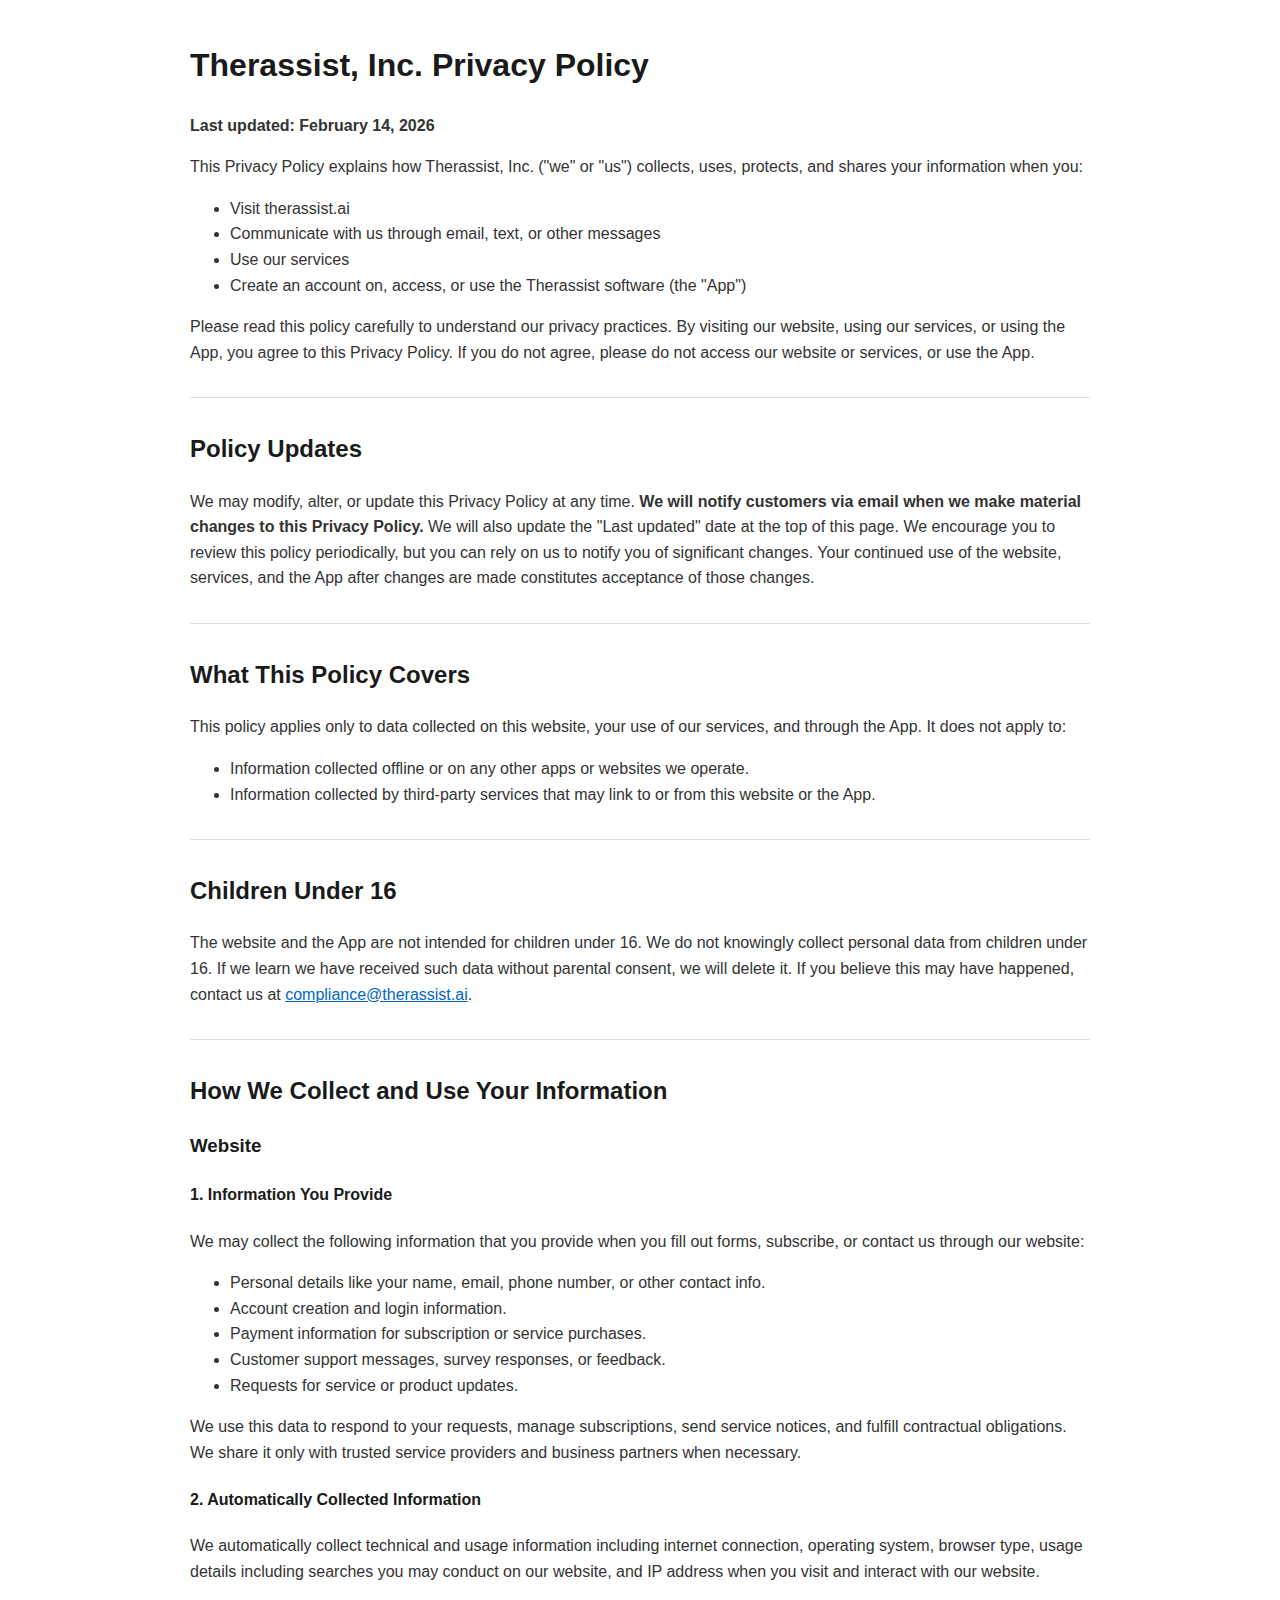
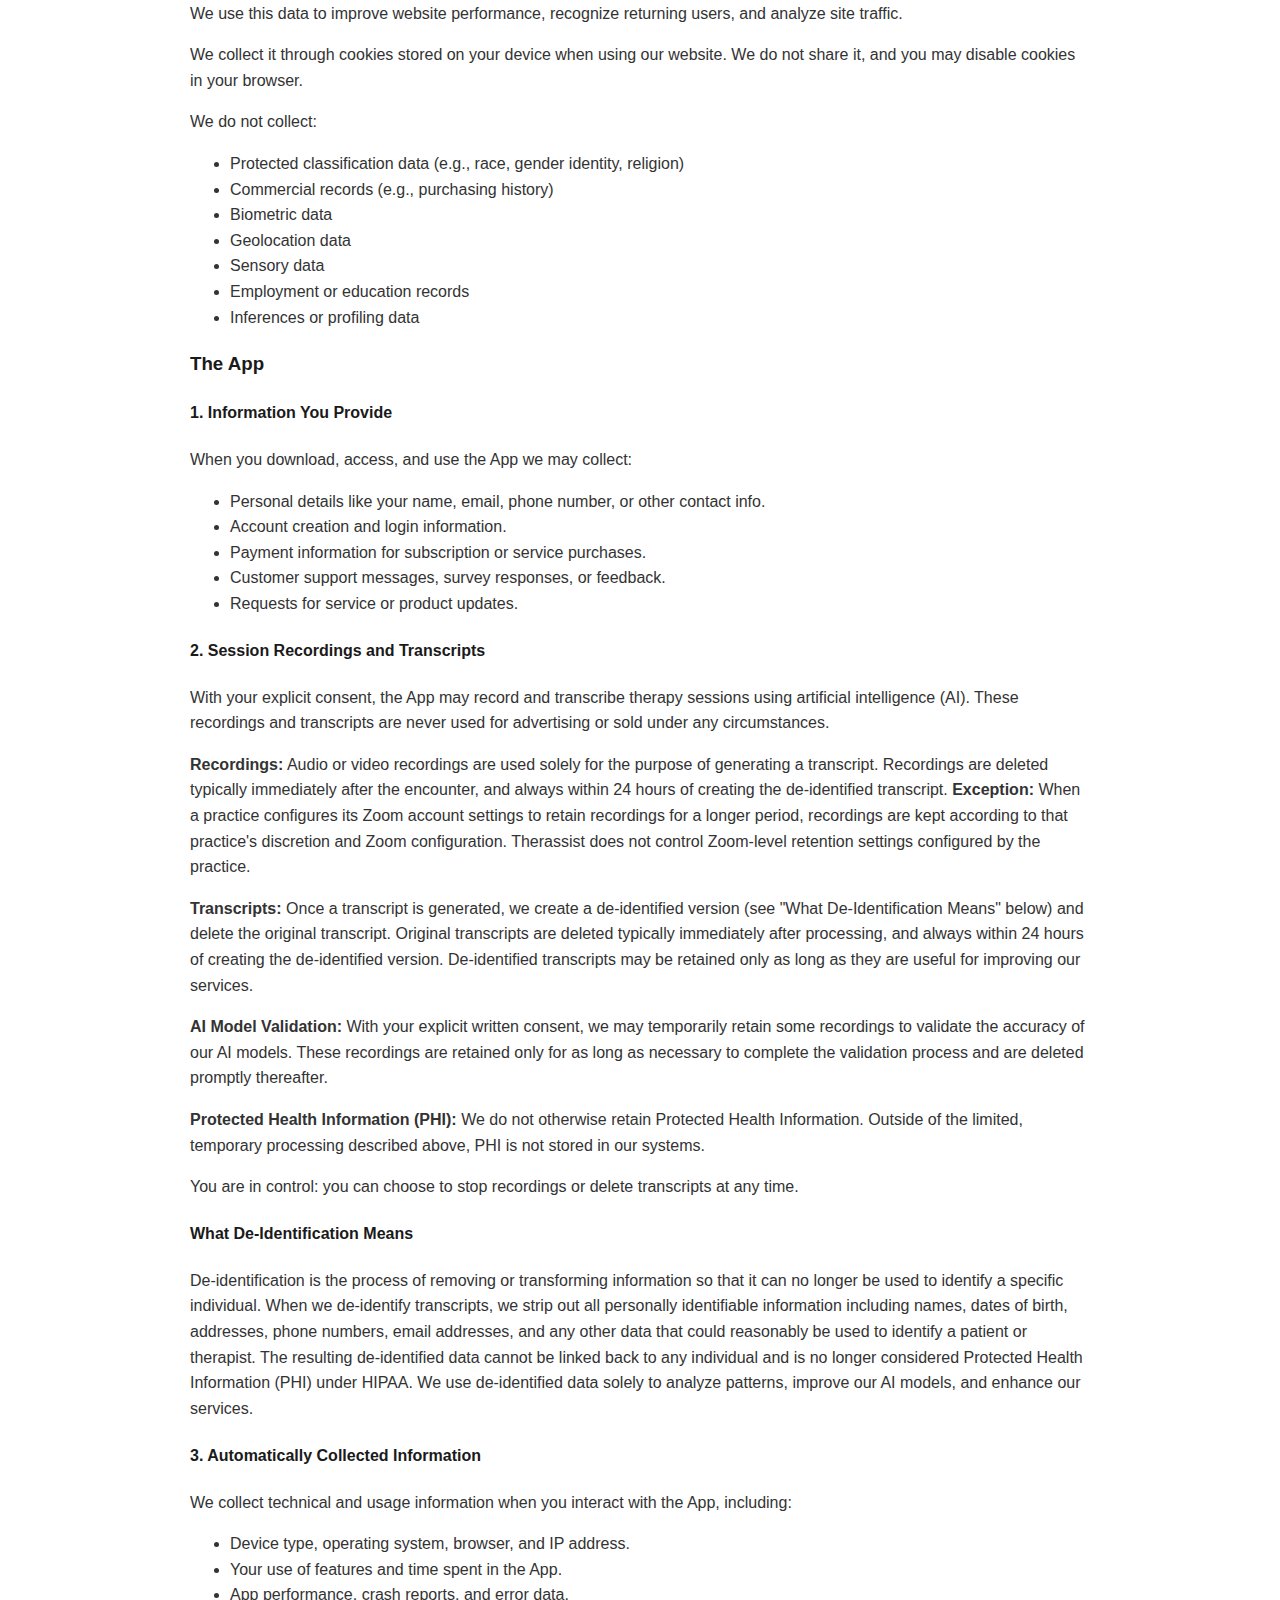
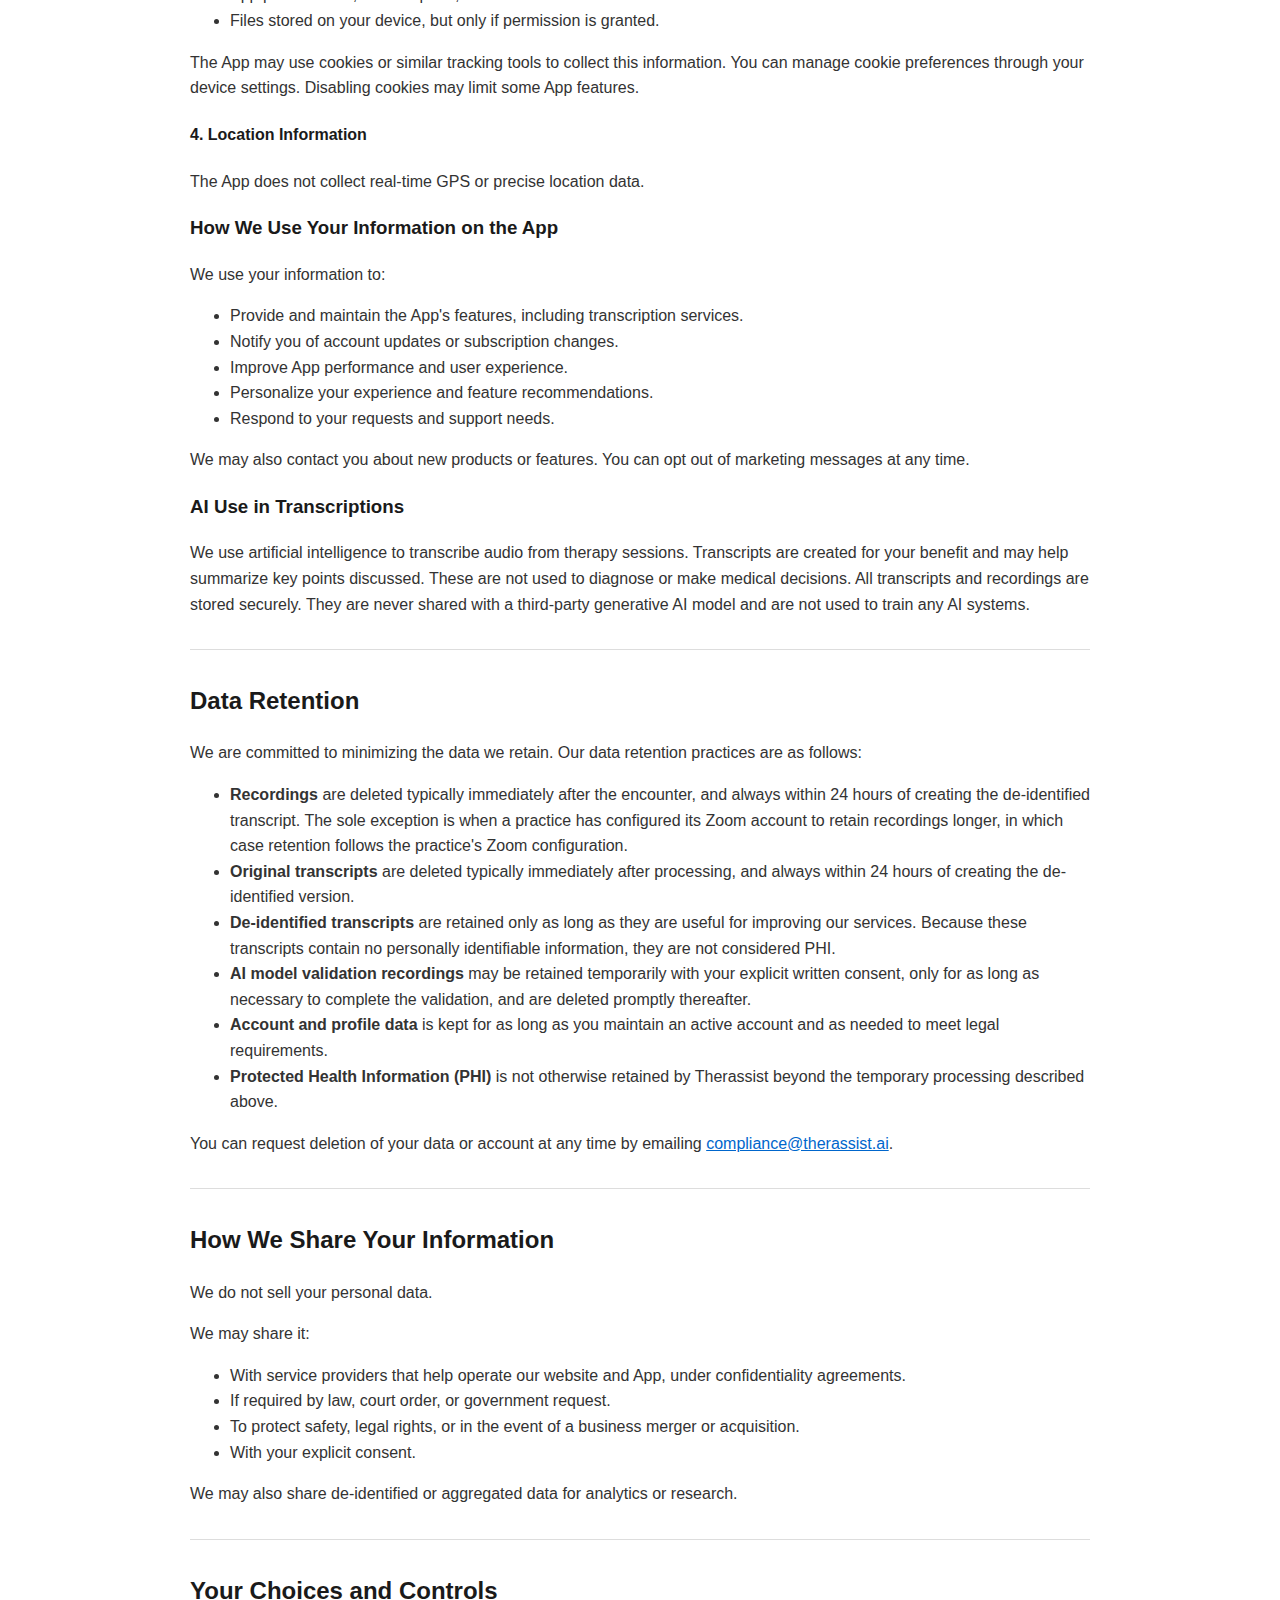
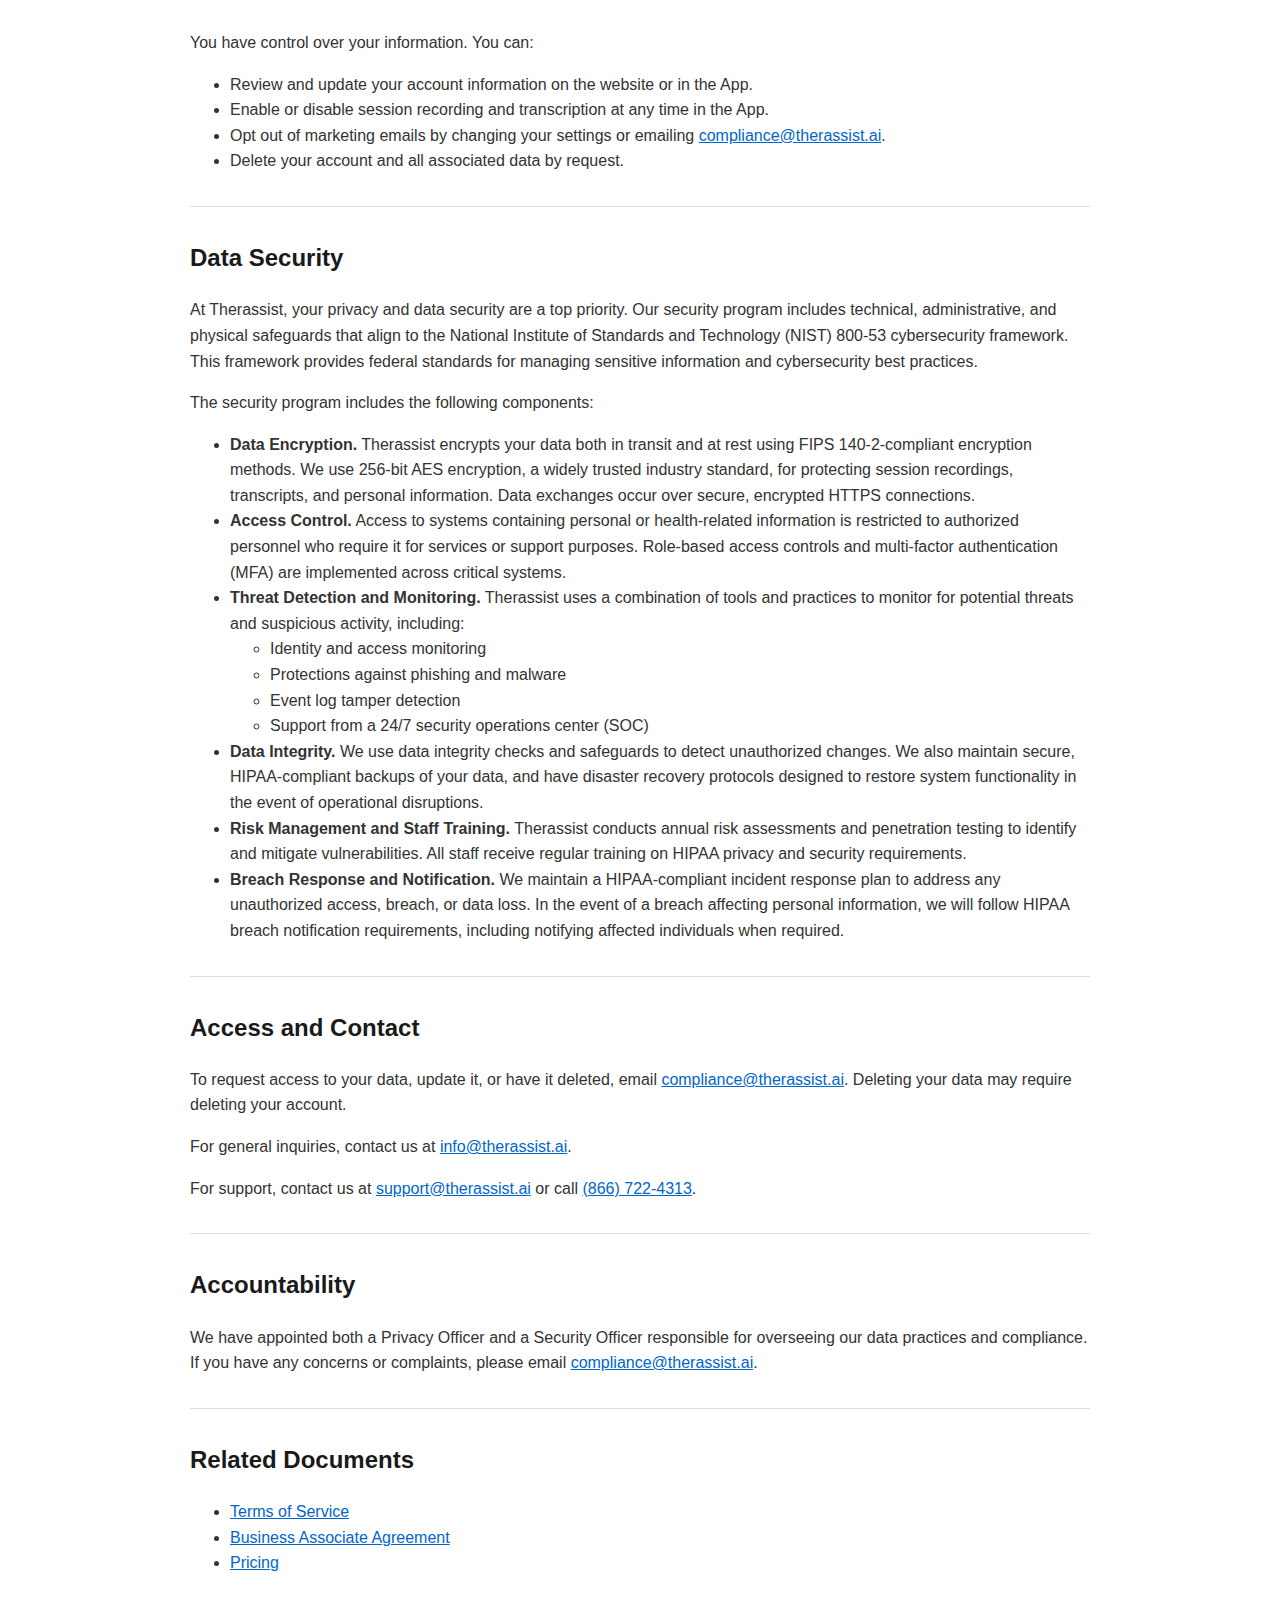
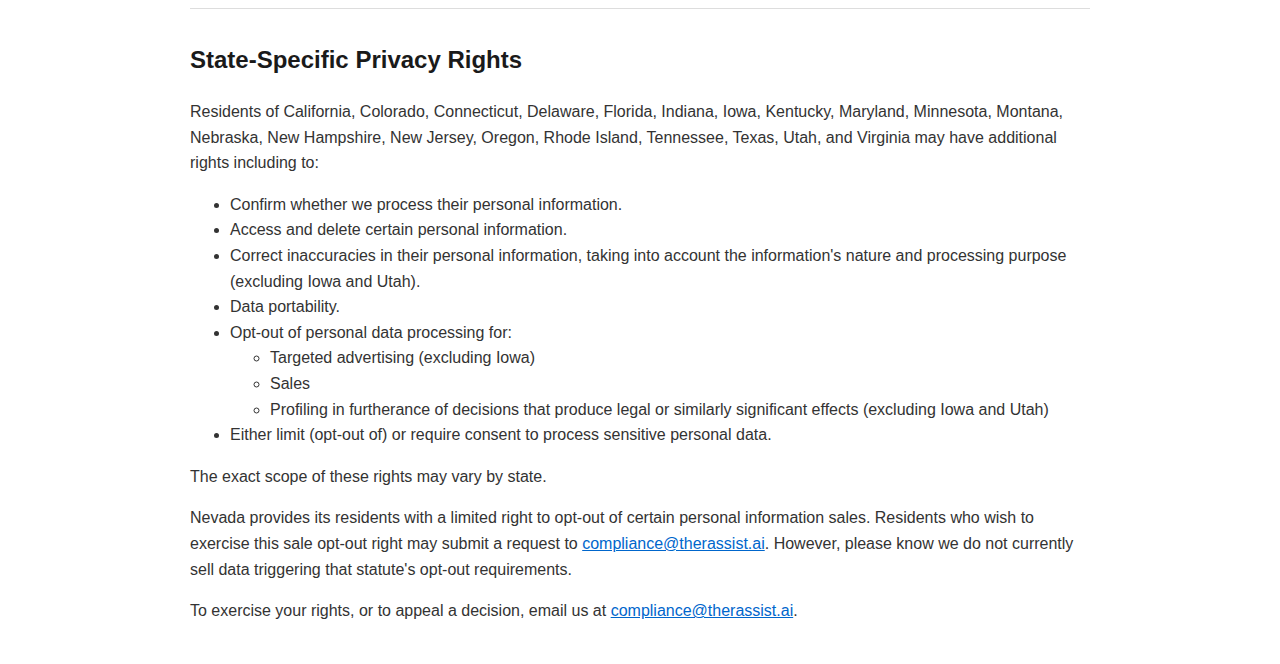
<file: website/privacy-policy.html>
<!DOCTYPE html>
<html lang="en">
<head>
    <meta charset="UTF-8">
    <meta name="viewport" content="width=device-width, initial-scale=1.0">
    <title>Privacy Policy - Therassist, Inc.</title>
    <style>
        body {
            font-family: -apple-system, BlinkMacSystemFont, "Segoe UI", Roboto, Oxygen, Ubuntu, sans-serif;
            max-width: 900px;
            margin: 40px auto;
            padding: 0 20px;
            line-height: 1.6;
            color: #333;
        }
        h1, h2, h3, h4 { color: #1a1a1a; }
        a { color: #0066cc; }
        hr { border: none; border-top: 1px solid #ddd; margin: 2em 0; }
    </style>
</head>
<body>

<h1>Therassist, Inc. Privacy Policy</h1>

<p><strong>Last updated: February 14, 2026</strong></p>

<p>This Privacy Policy explains how Therassist, Inc. ("we" or "us") collects, uses, protects, and shares your information when you:</p>

<ul>
    <li>Visit therassist.ai</li>
    <li>Communicate with us through email, text, or other messages</li>
    <li>Use our services</li>
    <li>Create an account on, access, or use the Therassist software (the "App")</li>
</ul>

<p>Please read this policy carefully to understand our privacy practices. By visiting our website, using our services, or using the App, you agree to this Privacy Policy. If you do not agree, please do not access our website or services, or use the App.</p>

<hr>

<h2>Policy Updates</h2>

<p>We may modify, alter, or update this Privacy Policy at any time. <strong>We will notify customers via email when we make material changes to this Privacy Policy.</strong> We will also update the "Last updated" date at the top of this page. We encourage you to review this policy periodically, but you can rely on us to notify you of significant changes. Your continued use of the website, services, and the App after changes are made constitutes acceptance of those changes.</p>

<hr>

<h2>What This Policy Covers</h2>

<p>This policy applies only to data collected on this website, your use of our services, and through the App. It does not apply to:</p>

<ul>
    <li>Information collected offline or on any other apps or websites we operate.</li>
    <li>Information collected by third-party services that may link to or from this website or the App.</li>
</ul>

<hr>

<h2>Children Under 16</h2>

<p>The website and the App are not intended for children under 16. We do not knowingly collect personal data from children under 16. If we learn we have received such data without parental consent, we will delete it. If you believe this may have happened, contact us at <a href="mailto:compliance@therassist.ai">compliance@therassist.ai</a>.</p>

<hr>

<h2>How We Collect and Use Your Information</h2>

<h3>Website</h3>

<h4>1. Information You Provide</h4>

<p>We may collect the following information that you provide when you fill out forms, subscribe, or contact us through our website:</p>

<ul>
    <li>Personal details like your name, email, phone number, or other contact info.</li>
    <li>Account creation and login information.</li>
    <li>Payment information for subscription or service purchases.</li>
    <li>Customer support messages, survey responses, or feedback.</li>
    <li>Requests for service or product updates.</li>
</ul>

<p>We use this data to respond to your requests, manage subscriptions, send service notices, and fulfill contractual obligations. We share it only with trusted service providers and business partners when necessary.</p>

<h4>2. Automatically Collected Information</h4>

<p>We automatically collect technical and usage information including internet connection, operating system, browser type, usage details including searches you may conduct on our website, and IP address when you visit and interact with our website.</p>

<p>We use this data to improve website performance, recognize returning users, and analyze site traffic.</p>

<p>We collect it through cookies stored on your device when using our website. We do not share it, and you may disable cookies in your browser.</p>

<p>We do not collect:</p>

<ul>
    <li>Protected classification data (e.g., race, gender identity, religion)</li>
    <li>Commercial records (e.g., purchasing history)</li>
    <li>Biometric data</li>
    <li>Geolocation data</li>
    <li>Sensory data</li>
    <li>Employment or education records</li>
    <li>Inferences or profiling data</li>
</ul>

<h3>The App</h3>

<h4>1. Information You Provide</h4>

<p>When you download, access, and use the App we may collect:</p>

<ul>
    <li>Personal details like your name, email, phone number, or other contact info.</li>
    <li>Account creation and login information.</li>
    <li>Payment information for subscription or service purchases.</li>
    <li>Customer support messages, survey responses, or feedback.</li>
    <li>Requests for service or product updates.</li>
</ul>

<h4>2. Session Recordings and Transcripts</h4>

<p>With your explicit consent, the App may record and transcribe therapy sessions using artificial intelligence (AI). These recordings and transcripts are never used for advertising or sold under any circumstances.</p>

<p><strong>Recordings:</strong> Audio or video recordings are used solely for the purpose of generating a transcript. Recordings are deleted typically immediately after the encounter, and always within 24 hours of creating the de-identified transcript. <strong>Exception:</strong> When a practice configures its Zoom account settings to retain recordings for a longer period, recordings are kept according to that practice's discretion and Zoom configuration. Therassist does not control Zoom-level retention settings configured by the practice.</p>

<p><strong>Transcripts:</strong> Once a transcript is generated, we create a de-identified version (see "What De-Identification Means" below) and delete the original transcript. Original transcripts are deleted typically immediately after processing, and always within 24 hours of creating the de-identified version. De-identified transcripts may be retained only as long as they are useful for improving our services.</p>

<p><strong>AI Model Validation:</strong> With your explicit written consent, we may temporarily retain some recordings to validate the accuracy of our AI models. These recordings are retained only for as long as necessary to complete the validation process and are deleted promptly thereafter.</p>

<p><strong>Protected Health Information (PHI):</strong> We do not otherwise retain Protected Health Information. Outside of the limited, temporary processing described above, PHI is not stored in our systems.</p>

<p>You are in control: you can choose to stop recordings or delete transcripts at any time.</p>

<h4>What De-Identification Means</h4>

<p>De-identification is the process of removing or transforming information so that it can no longer be used to identify a specific individual. When we de-identify transcripts, we strip out all personally identifiable information including names, dates of birth, addresses, phone numbers, email addresses, and any other data that could reasonably be used to identify a patient or therapist. The resulting de-identified data cannot be linked back to any individual and is no longer considered Protected Health Information (PHI) under HIPAA. We use de-identified data solely to analyze patterns, improve our AI models, and enhance our services.</p>

<h4>3. Automatically Collected Information</h4>

<p>We collect technical and usage information when you interact with the App, including:</p>

<ul>
    <li>Device type, operating system, browser, and IP address.</li>
    <li>Your use of features and time spent in the App.</li>
    <li>App performance, crash reports, and error data.</li>
    <li>Files stored on your device, but only if permission is granted.</li>
</ul>

<p>The App may use cookies or similar tracking tools to collect this information. You can manage cookie preferences through your device settings. Disabling cookies may limit some App features.</p>

<h4>4. Location Information</h4>

<p>The App does not collect real-time GPS or precise location data.</p>

<h3>How We Use Your Information on the App</h3>

<p>We use your information to:</p>

<ul>
    <li>Provide and maintain the App's features, including transcription services.</li>
    <li>Notify you of account updates or subscription changes.</li>
    <li>Improve App performance and user experience.</li>
    <li>Personalize your experience and feature recommendations.</li>
    <li>Respond to your requests and support needs.</li>
</ul>

<p>We may also contact you about new products or features. You can opt out of marketing messages at any time.</p>

<h3>AI Use in Transcriptions</h3>

<p>We use artificial intelligence to transcribe audio from therapy sessions. Transcripts are created for your benefit and may help summarize key points discussed. These are not used to diagnose or make medical decisions. All transcripts and recordings are stored securely. They are never shared with a third-party generative AI model and are not used to train any AI systems.</p>

<hr>

<h2>Data Retention</h2>

<p>We are committed to minimizing the data we retain. Our data retention practices are as follows:</p>

<ul>
    <li><strong>Recordings</strong> are deleted typically immediately after the encounter, and always within 24 hours of creating the de-identified transcript. The sole exception is when a practice has configured its Zoom account to retain recordings longer, in which case retention follows the practice's Zoom configuration.</li>
    <li><strong>Original transcripts</strong> are deleted typically immediately after processing, and always within 24 hours of creating the de-identified version.</li>
    <li><strong>De-identified transcripts</strong> are retained only as long as they are useful for improving our services. Because these transcripts contain no personally identifiable information, they are not considered PHI.</li>
    <li><strong>AI model validation recordings</strong> may be retained temporarily with your explicit written consent, only for as long as necessary to complete the validation, and are deleted promptly thereafter.</li>
    <li><strong>Account and profile data</strong> is kept for as long as you maintain an active account and as needed to meet legal requirements.</li>
    <li><strong>Protected Health Information (PHI)</strong> is not otherwise retained by Therassist beyond the temporary processing described above.</li>
</ul>

<p>You can request deletion of your data or account at any time by emailing <a href="mailto:compliance@therassist.ai">compliance@therassist.ai</a>.</p>

<hr>

<h2>How We Share Your Information</h2>

<p>We do not sell your personal data.</p>

<p>We may share it:</p>

<ul>
    <li>With service providers that help operate our website and App, under confidentiality agreements.</li>
    <li>If required by law, court order, or government request.</li>
    <li>To protect safety, legal rights, or in the event of a business merger or acquisition.</li>
    <li>With your explicit consent.</li>
</ul>

<p>We may also share de-identified or aggregated data for analytics or research.</p>

<hr>

<h2>Your Choices and Controls</h2>

<p>You have control over your information. You can:</p>

<ul>
    <li>Review and update your account information on the website or in the App.</li>
    <li>Enable or disable session recording and transcription at any time in the App.</li>
    <li>Opt out of marketing emails by changing your settings or emailing <a href="mailto:compliance@therassist.ai">compliance@therassist.ai</a>.</li>
    <li>Delete your account and all associated data by request.</li>
</ul>

<hr>

<h2>Data Security</h2>

<p>At Therassist, your privacy and data security are a top priority. Our security program includes technical, administrative, and physical safeguards that align to the National Institute of Standards and Technology (NIST) 800-53 cybersecurity framework. This framework provides federal standards for managing sensitive information and cybersecurity best practices.</p>

<p>The security program includes the following components:</p>

<ul>
    <li><strong>Data Encryption.</strong> Therassist encrypts your data both in transit and at rest using FIPS 140-2-compliant encryption methods. We use 256-bit AES encryption, a widely trusted industry standard, for protecting session recordings, transcripts, and personal information. Data exchanges occur over secure, encrypted HTTPS connections.</li>
    <li><strong>Access Control.</strong> Access to systems containing personal or health-related information is restricted to authorized personnel who require it for services or support purposes. Role-based access controls and multi-factor authentication (MFA) are implemented across critical systems.</li>
    <li><strong>Threat Detection and Monitoring.</strong> Therassist uses a combination of tools and practices to monitor for potential threats and suspicious activity, including:
        <ul>
            <li>Identity and access monitoring</li>
            <li>Protections against phishing and malware</li>
            <li>Event log tamper detection</li>
            <li>Support from a 24/7 security operations center (SOC)</li>
        </ul>
    </li>
    <li><strong>Data Integrity.</strong> We use data integrity checks and safeguards to detect unauthorized changes. We also maintain secure, HIPAA-compliant backups of your data, and have disaster recovery protocols designed to restore system functionality in the event of operational disruptions.</li>
    <li><strong>Risk Management and Staff Training.</strong> Therassist conducts annual risk assessments and penetration testing to identify and mitigate vulnerabilities. All staff receive regular training on HIPAA privacy and security requirements.</li>
    <li><strong>Breach Response and Notification.</strong> We maintain a HIPAA-compliant incident response plan to address any unauthorized access, breach, or data loss. In the event of a breach affecting personal information, we will follow HIPAA breach notification requirements, including notifying affected individuals when required.</li>
</ul>

<hr>

<h2>Access and Contact</h2>

<p>To request access to your data, update it, or have it deleted, email <a href="mailto:compliance@therassist.ai">compliance@therassist.ai</a>. Deleting your data may require deleting your account.</p>

<p>For general inquiries, contact us at <a href="mailto:info@therassist.ai">info@therassist.ai</a>.</p>

<p>For support, contact us at <a href="mailto:support@therassist.ai">support@therassist.ai</a> or call <a href="tel:+18667224313">(866) 722-4313</a>.</p>

<hr>

<h2>Accountability</h2>

<p>We have appointed both a Privacy Officer and a Security Officer responsible for overseeing our data practices and compliance. If you have any concerns or complaints, please email <a href="mailto:compliance@therassist.ai">compliance@therassist.ai</a>.</p>

<hr>

<h2>Related Documents</h2>

<ul>
    <li><a href="terms-of-service.html">Terms of Service</a></li>
    <li><a href="business-associate-agreement.html">Business Associate Agreement</a></li>
    <li><a href="pricing.html">Pricing</a></li>
</ul>

<hr>

<h2>State-Specific Privacy Rights</h2>

<p>Residents of California, Colorado, Connecticut, Delaware, Florida, Indiana, Iowa, Kentucky, Maryland, Minnesota, Montana, Nebraska, New Hampshire, New Jersey, Oregon, Rhode Island, Tennessee, Texas, Utah, and Virginia may have additional rights including to:</p>

<ul>
    <li>Confirm whether we process their personal information.</li>
    <li>Access and delete certain personal information.</li>
    <li>Correct inaccuracies in their personal information, taking into account the information's nature and processing purpose (excluding Iowa and Utah).</li>
    <li>Data portability.</li>
    <li>Opt-out of personal data processing for:
        <ul>
            <li>Targeted advertising (excluding Iowa)</li>
            <li>Sales</li>
            <li>Profiling in furtherance of decisions that produce legal or similarly significant effects (excluding Iowa and Utah)</li>
        </ul>
    </li>
    <li>Either limit (opt-out of) or require consent to process sensitive personal data.</li>
</ul>

<p>The exact scope of these rights may vary by state.</p>

<p>Nevada provides its residents with a limited right to opt-out of certain personal information sales. Residents who wish to exercise this sale opt-out right may submit a request to <a href="mailto:compliance@therassist.ai">compliance@therassist.ai</a>. However, please know we do not currently sell data triggering that statute's opt-out requirements.</p>

<p>To exercise your rights, or to appeal a decision, email us at <a href="mailto:compliance@therassist.ai">compliance@therassist.ai</a>.</p>

</body>
</html>
</file>
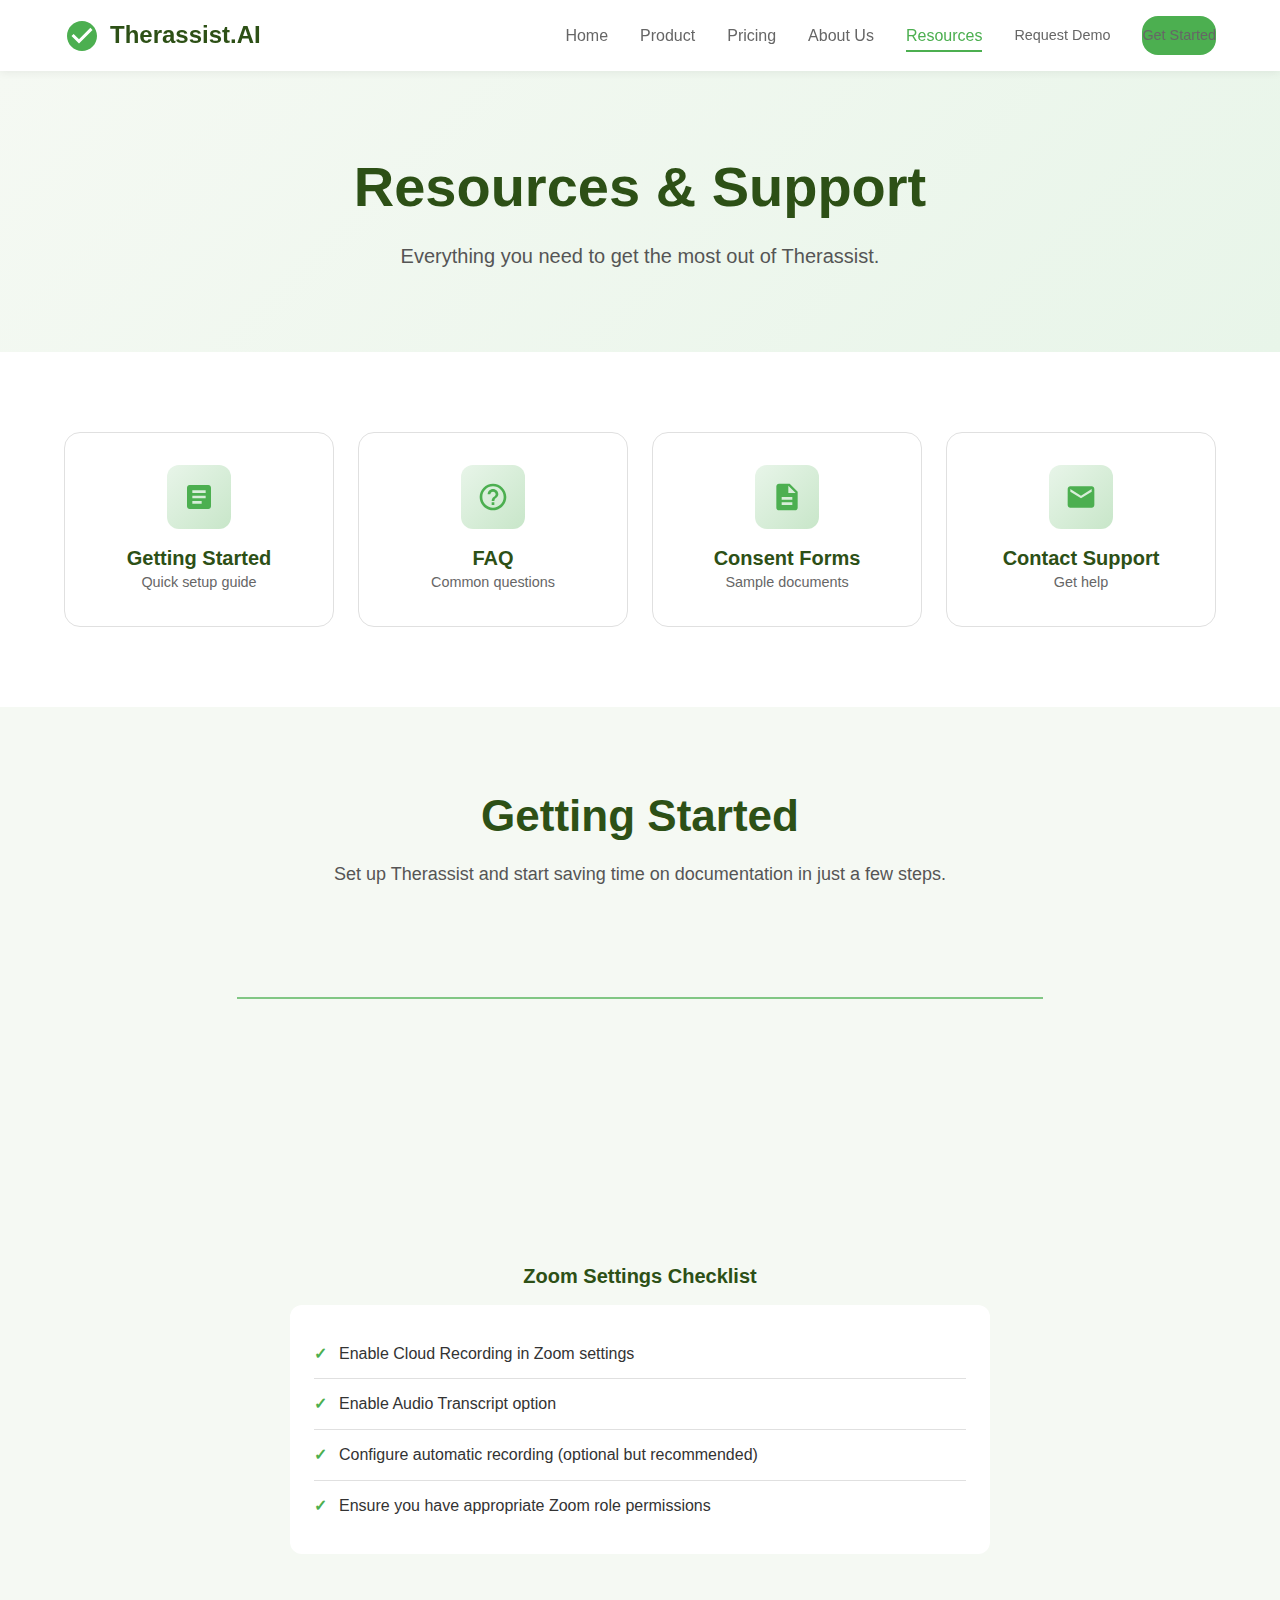
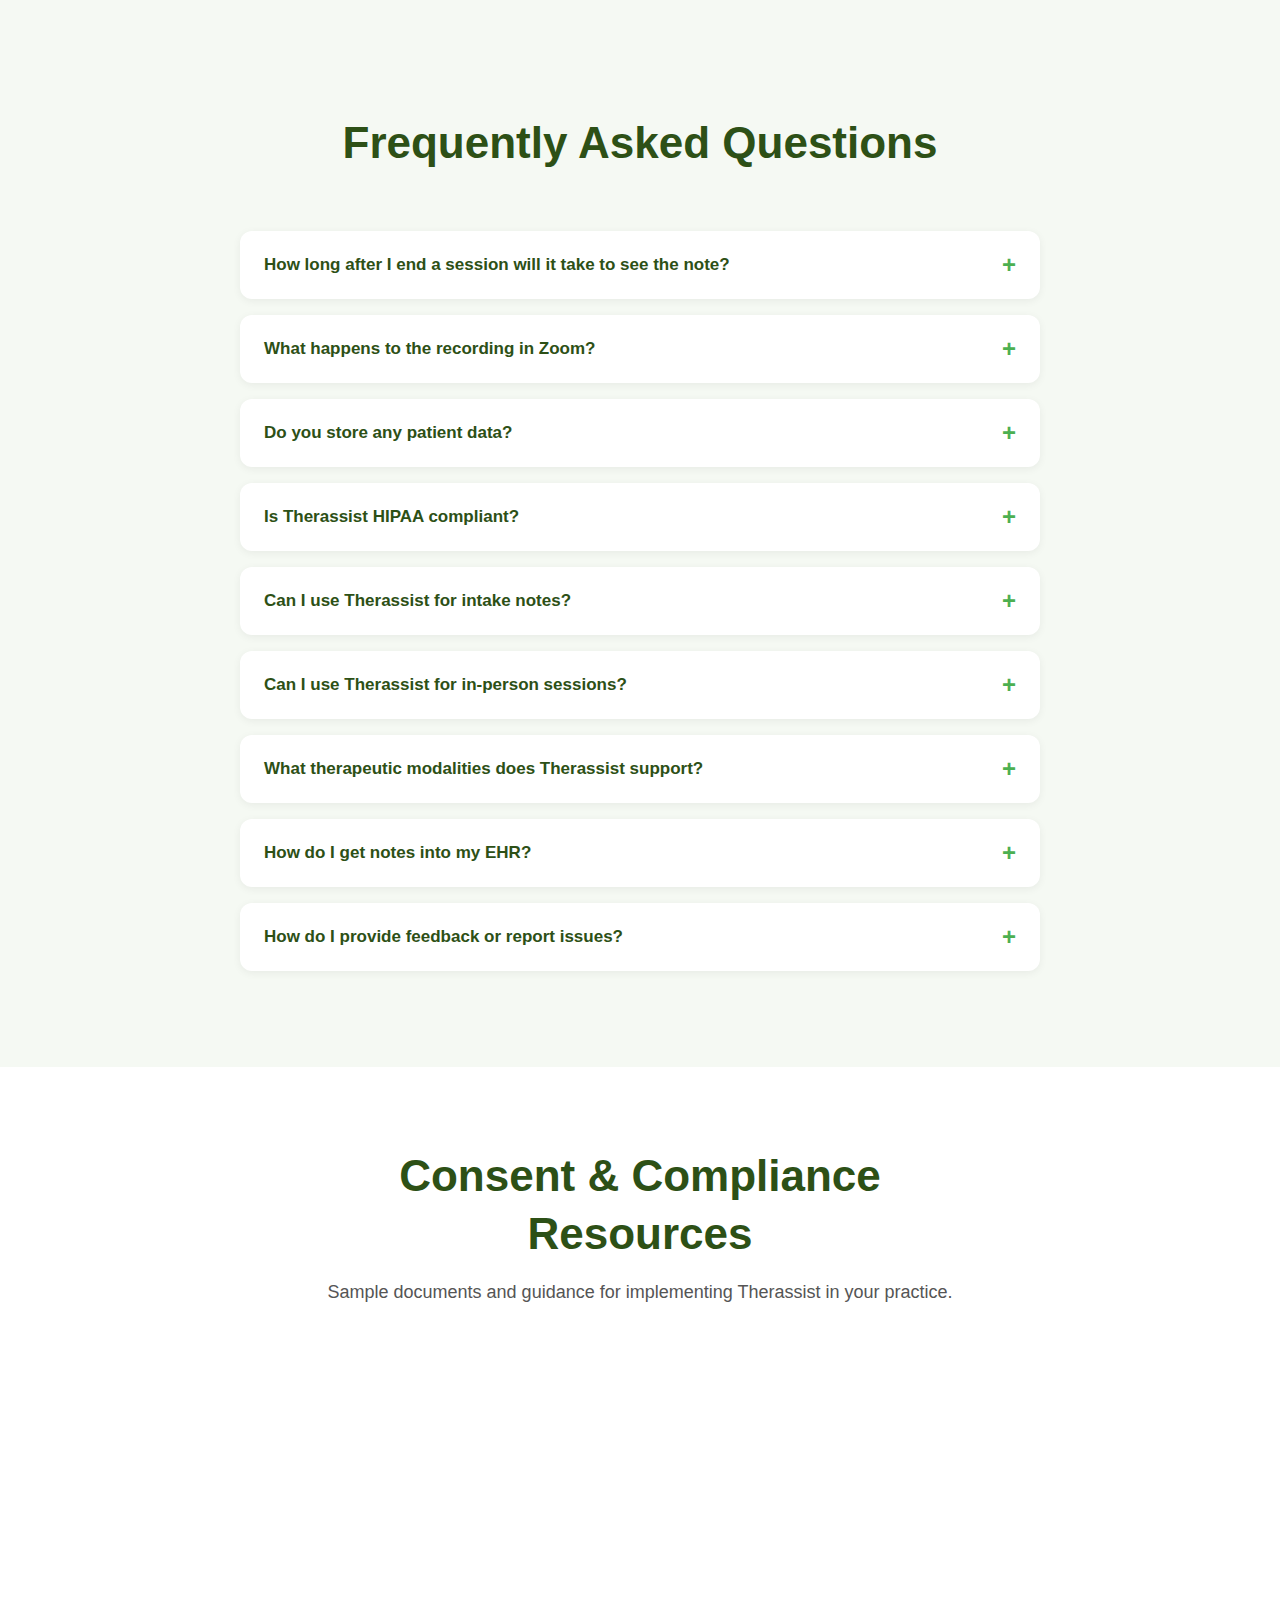
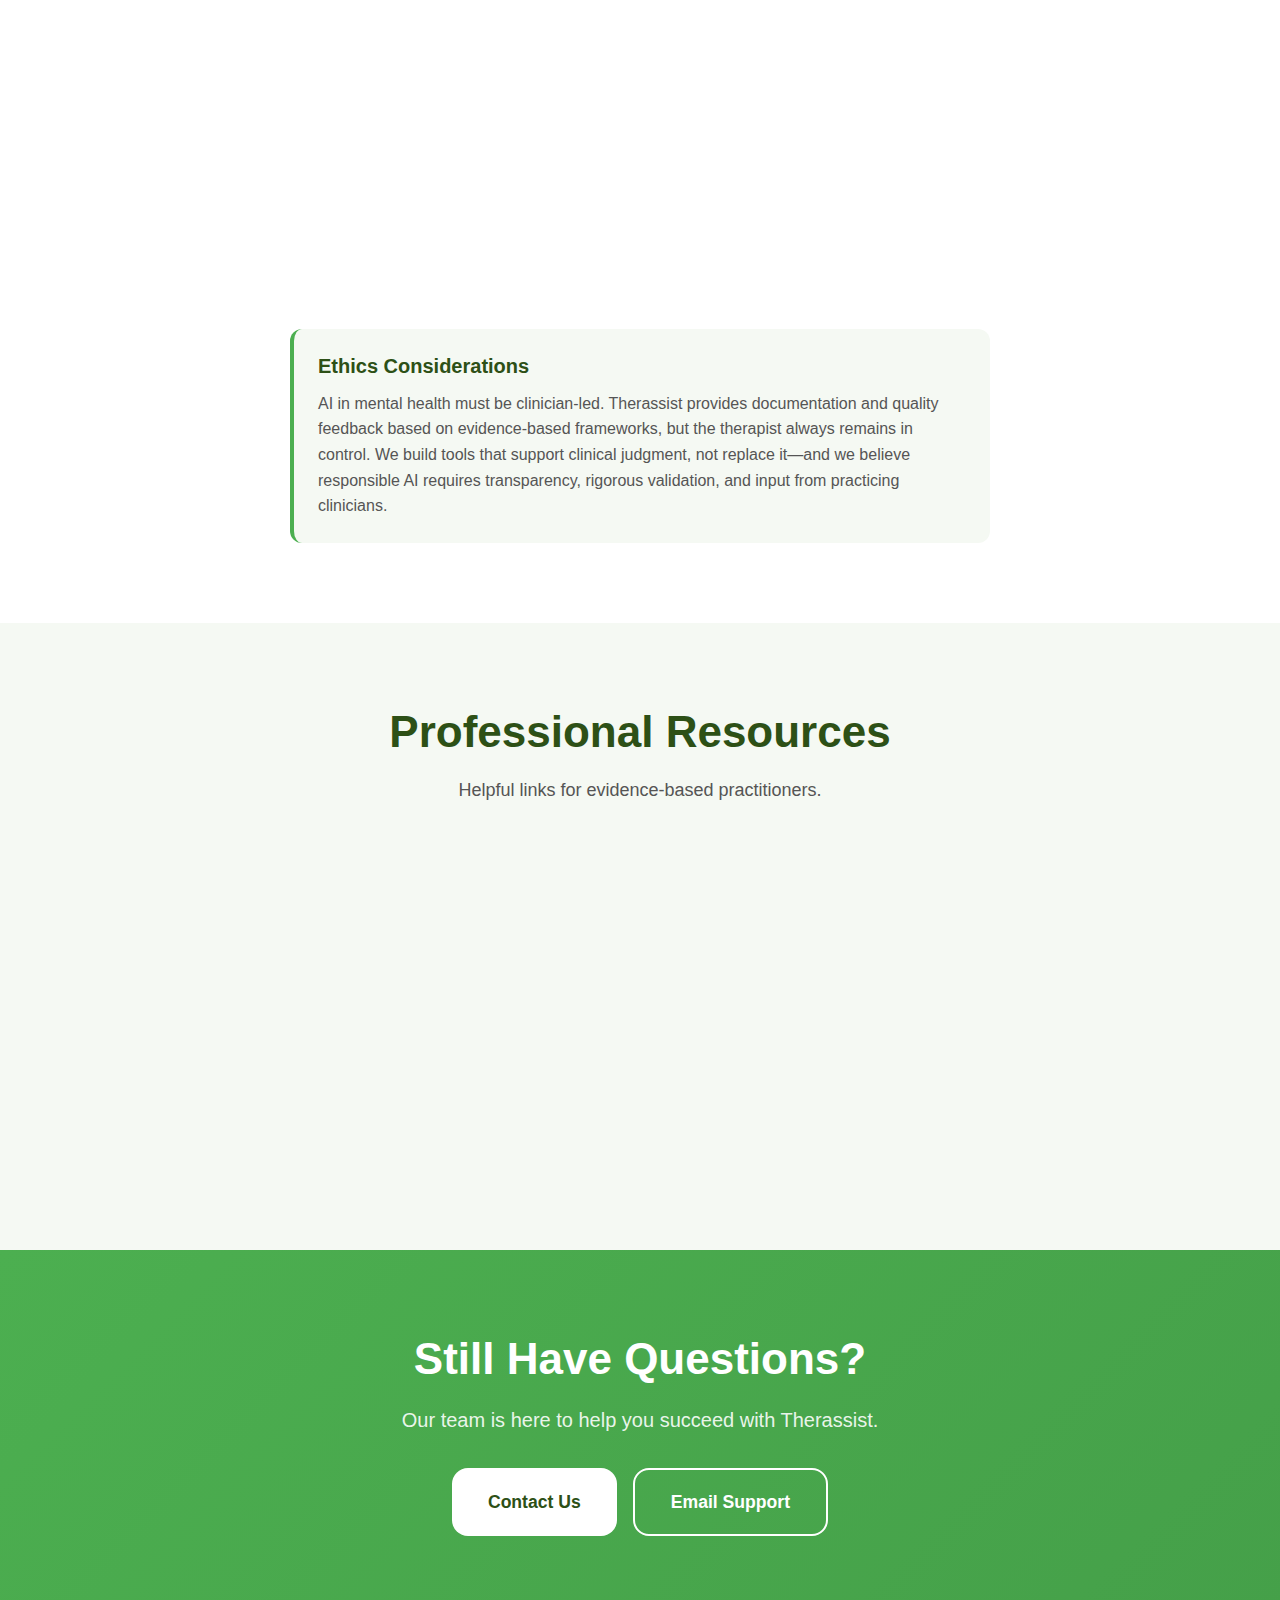
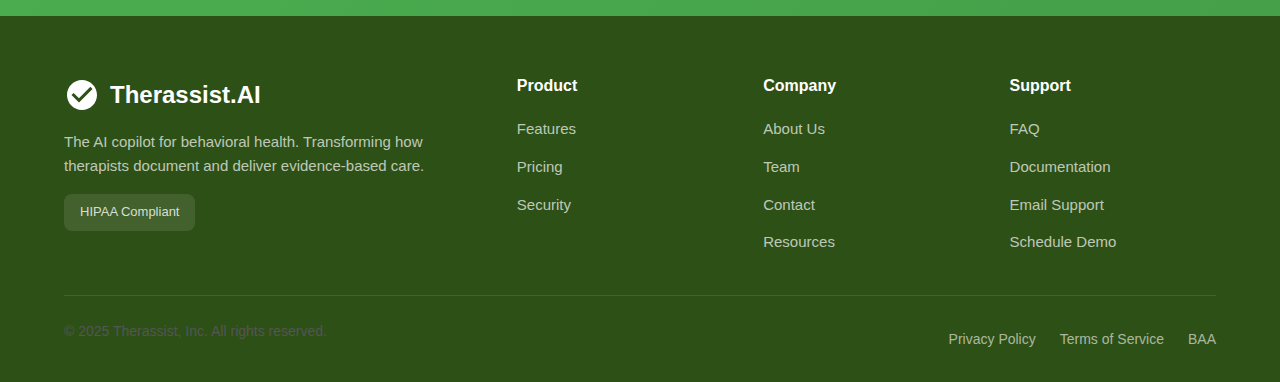
<file: website/resources.html>
<!DOCTYPE html>
<html lang="en">
<head>
    <meta charset="UTF-8">
    <meta name="viewport" content="width=device-width, initial-scale=1.0">

    <!-- Primary Meta Tags -->
    <title>Resources - DBT Adherence & Clinical Documentation Guides | Therassist.AI</title>
    <meta name="description" content="FAQs, documentation, and compliance resources for DBT adherence measurement. HIPAA consent templates, BAA information, and ethics guidance.">
    <meta name="keywords" content="DBT adherence resources, therapy documentation FAQ, HIPAA consent template, clinical supervision resources, evidence-based therapy guides">
    <meta name="author" content="Therassist, Inc.">
    <meta name="robots" content="index, follow">
    <link rel="canonical" href="https://therassist.ai/resources.html">

    <!-- Open Graph / Facebook -->
    <meta property="og:type" content="website">
    <meta property="og:url" content="https://therassist.ai/resources.html">
    <meta property="og:title" content="Resources - DBT Adherence & Clinical Documentation Guides | Therassist.AI">
    <meta property="og:description" content="FAQs, documentation, and compliance resources for DBT adherence measurement. HIPAA consent templates and ethics guidance.">
    <meta property="og:image" content="https://therassist.ai/Logo.png">

    <!-- Twitter Card -->
    <meta name="twitter:card" content="summary_large_image">
    <meta name="twitter:url" content="https://therassist.ai/resources.html">
    <meta name="twitter:title" content="Resources - DBT Adherence & Clinical Documentation Guides | Therassist.AI">
    <meta name="twitter:description" content="FAQs, documentation, and compliance resources for DBT adherence measurement. HIPAA consent templates and ethics guidance.">
    <meta name="twitter:image" content="https://therassist.ai/Logo.png">

    <link rel="stylesheet" href="styles.css">
    <link rel="icon" type="image/png" href="favicon.png">
</head>
<body>
    <!-- Header -->
    <header>
        <div class="container">
            <nav>
                <a class='logo' href='/'>
                    <svg viewBox="0 0 24 24" role="img" aria-label="Therassist.AI - Quality infrastructure for psychotherapy">
                        <path d="M12 2C6.48 2 2 6.48 2 12s4.48 10 10 10 10-4.48 10-10S17.52 2 12 2zm-2 15l-5-5 1.41-1.41L10 14.17l7.59-7.59L19 8l-9 9z"/>
                    </svg>
                    Therassist.AI
                </a>
                <ul class="nav-links">
                    <li><a href='/'>Home</a></li>
                    <li><a href='/product'>Product</a></li>
                    <li><a href='/pricing'>Pricing</a></li>
                    <li><a href='/about'>About Us</a></li>
                    <li><a class='active' href='/resources'>Resources</a></li>
                    <li><a href="https://calendly.com/therai" target="_blank" rel="noopener noreferrer" class="btn btn-outline btn-sm">Request Demo</a></li>
                    <li><a class='btn btn-primary btn-sm' href='/contact'>Get Started</a></li>
                </ul>
                <div class="mobile-menu-toggle" onclick="toggleMobileMenu()">
                    <span></span>
                    <span></span>
                    <span></span>
                </div>
            </nav>
        </div>
    </header>

    <!-- Resources Hero -->
    <section class="about-hero">
        <div class="container">
            <h1>Resources & Support</h1>
            <p>Everything you need to get the most out of Therassist.</p>
        </div>
    </section>

    <!-- Quick Links -->
    <section class="section" style="background: var(--bg-white);">
        <div class="container">
            <div class="grid grid-4">
                <a href="#getting-started" class="feature-card" style="text-align: center; text-decoration: none;">
                    <div class="feature-icon" style="margin: 0 auto 16px;">
                        <svg viewBox="0 0 24 24"><path d="M19 3H5c-1.1 0-2 .9-2 2v14c0 1.1.9 2 2 2h14c1.1 0 2-.9 2-2V5c0-1.1-.9-2-2-2zm-5 14H7v-2h7v2zm3-4H7v-2h10v2zm0-4H7V7h10v2z"/></svg>
                    </div>
                    <h4>Getting Started</h4>
                    <p style="margin-bottom: 0; font-size: 0.9rem;">Quick setup guide</p>
                </a>

                <a href="#faq" class="feature-card" style="text-align: center; text-decoration: none;">
                    <div class="feature-icon" style="margin: 0 auto 16px;">
                        <svg viewBox="0 0 24 24"><path d="M11 18h2v-2h-2v2zm1-16C6.48 2 2 6.48 2 12s4.48 10 10 10 10-4.48 10-10S17.52 2 12 2zm0 18c-4.41 0-8-3.59-8-8s3.59-8 8-8 8 3.59 8 8-3.59 8-8 8zm0-14c-2.21 0-4 1.79-4 4h2c0-1.1.9-2 2-2s2 .9 2 2c0 2-3 1.75-3 5h2c0-2.25 3-2.5 3-5 0-2.21-1.79-4-4-4z"/></svg>
                    </div>
                    <h4>FAQ</h4>
                    <p style="margin-bottom: 0; font-size: 0.9rem;">Common questions</p>
                </a>

                <a href="#consent" class="feature-card" style="text-align: center; text-decoration: none;">
                    <div class="feature-icon" style="margin: 0 auto 16px;">
                        <svg viewBox="0 0 24 24"><path d="M14 2H6c-1.1 0-1.99.9-1.99 2L4 20c0 1.1.89 2 1.99 2H18c1.1 0 2-.9 2-2V8l-6-6zm2 16H8v-2h8v2zm0-4H8v-2h8v2zm-3-5V3.5L18.5 9H13z"/></svg>
                    </div>
                    <h4>Consent Forms</h4>
                    <p style="margin-bottom: 0; font-size: 0.9rem;">Sample documents</p>
                </a>

                <a href="mailto:support@therassist.ai" class="feature-card" style="text-align: center; text-decoration: none;">
                    <div class="feature-icon" style="margin: 0 auto 16px;">
                        <svg viewBox="0 0 24 24"><path d="M20 4H4c-1.1 0-1.99.9-1.99 2L2 18c0 1.1.9 2 2 2h16c1.1 0 2-.9 2-2V6c0-1.1-.9-2-2-2zm0 4l-8 5-8-5V6l8 5 8-5v2z"/></svg>
                    </div>
                    <h4>Contact Support</h4>
                    <p style="margin-bottom: 0; font-size: 0.9rem;">Get help</p>
                </a>
            </div>
        </div>
    </section>

    <!-- Getting Started Section -->
    <section class="section" style="background: var(--bg-light);" id="getting-started">
        <div class="container">
            <div class="section-header">
                <h2>Getting Started</h2>
                <p>Set up Therassist and start saving time on documentation in just a few steps.</p>
            </div>

            <div class="steps">
                <div class="step">
                    <div class="step-number">1</div>
                    <h4>Create Account</h4>
                    <p>Sign up at <a href="https://app.therassist.ai" style="color: var(--primary-green);">app.therassist.ai</a> using your work email. No credit card required for your first 5 free sessions.</p>
                </div>

                <div class="step">
                    <div class="step-number">2</div>
                    <h4>Connect Zoom</h4>
                    <p>Link your Zoom account to enable automatic session recording and transcription. Follow our secure OAuth flow.</p>
                </div>

                <div class="step">
                    <div class="step-number">3</div>
                    <h4>Configure Settings</h4>
                    <p>Enable cloud recording in Zoom, select your preferred note templates, and customize your documentation preferences.</p>
                </div>

                <div class="step">
                    <div class="step-number">4</div>
                    <h4>Start Using</h4>
                    <p>Run your sessions as usual. Notes will appear in your dashboard within 20-60 minutes after each session.</p>
                </div>
            </div>

            <div style="max-width: 700px; margin: 48px auto 0; text-align: center;">
                <h4 style="margin-bottom: 16px;">Zoom Settings Checklist</h4>
                <div style="background: white; padding: 24px; border-radius: var(--radius-md); text-align: left;">
                    <ul style="list-style: none;">
                        <li style="padding: 12px 0; border-bottom: 1px solid var(--border-light); display: flex; align-items: center; gap: 12px;">
                            <span style="color: var(--primary-green); font-weight: bold;">&#10003;</span>
                            <span>Enable Cloud Recording in Zoom settings</span>
                        </li>
                        <li style="padding: 12px 0; border-bottom: 1px solid var(--border-light); display: flex; align-items: center; gap: 12px;">
                            <span style="color: var(--primary-green); font-weight: bold;">&#10003;</span>
                            <span>Enable Audio Transcript option</span>
                        </li>
                        <li style="padding: 12px 0; border-bottom: 1px solid var(--border-light); display: flex; align-items: center; gap: 12px;">
                            <span style="color: var(--primary-green); font-weight: bold;">&#10003;</span>
                            <span>Configure automatic recording (optional but recommended)</span>
                        </li>
                        <li style="padding: 12px 0; display: flex; align-items: center; gap: 12px;">
                            <span style="color: var(--primary-green); font-weight: bold;">&#10003;</span>
                            <span>Ensure you have appropriate Zoom role permissions</span>
                        </li>
                    </ul>
                </div>
            </div>
        </div>
    </section>

    <!-- FAQ Section -->
    <section class="faq-section section" id="faq">
        <div class="container">
            <div class="section-header">
                <h2>Frequently Asked Questions</h2>
            </div>

            <div class="faq-list">
                <div class="faq-item">
                    <button class="faq-question">How long after I end a session will it take to see the note?</button>
                    <div class="faq-answer">
                        <p>If you use the zoom recording, usually within 20 minutes and sometimes up to 60 minutes. If you use the in-app transcribe feature, usually nearly immediately after your session.</p>
                    </div>
                </div>

                <div class="faq-item">
                    <button class="faq-question">What happens to the recording in Zoom?</button>
                    <div class="faq-answer">
                        <p>For the in-app transcribe feature, the recording is deleted immediately after the session is transcribed. For zoom it is based on your configurations and up to each practice. We recommend deleting recordings with 24 hours or sooner.</p>
                    </div>
                </div>

                <div class="faq-item">
                    <button class="faq-question">Do you store any patient data?</button>
                    <div class="faq-answer">
                        <p>We do not store any patient identifying clinical data. We do store anonymized transcripts to help improve our services.</p>
                    </div>
                </div>

                <div class="faq-item">
                    <button class="faq-question">Is Therassist HIPAA compliant?</button>
                    <div class="faq-answer">
                        <p>Yes. Therassist is fully HIPAA compliant. We offer Business Associate Agreements (BAAs) to all customers. We do not store any identifiable patient data. We do store anonymized transcripts (with all personal health information removed) to improve our AI models and services. All data is encrypted in transit and at rest. We use secure authentication, audit logs, monitoring, and other best practices to ensure data privacy and security.</p>
                    </div>
                </div>

                <div class="faq-item">
                    <button class="faq-question">Can I use Therassist for intake notes?</button>
                    <div class="faq-answer">
                        <p>Yes! Use the Intake Note template available in Pro and Clinic plans.</p>
                    </div>
                </div>

                <div class="faq-item">
                    <button class="faq-question">Can I use Therassist for in-person sessions?</button>
                    <div class="faq-answer">
                        <p>Yes. You can use the in app transcribe feature or Zoom in person.</p>
                    </div>
                </div>

                <div class="faq-item">
                    <button class="faq-question">What therapeutic modalities does Therassist support?</button>
                    <div class="faq-answer">
                        <p>CBT, DBT, ACT, Interpersonal Therapy and other evidence-based therapies.</p>
                    </div>
                </div>

                <div class="faq-item">
                    <button class="faq-question">How do I get notes into my EHR?</button>
                    <div class="faq-answer">
                        <p>Therassist provides easy copy-paste workflow support for all EHRs including SimplePractice, TherapyNotes, and Valant. Simply copy your completed note and paste it into your EHR.</p>
                    </div>
                </div>

                <div class="faq-item">
                    <button class="faq-question">How do I provide feedback or report issues?</button>
                    <div class="faq-answer">
                        <p>We welcome your feedback! You can reach us at <a href="mailto:support@therassist.ai" style="color: var(--primary-green);">support@therassist.ai</a> or through periodic surveys we send to users. Your input directly shapes our product development.</p>
                    </div>
                </div>
            </div>
        </div>
    </section>

    <!-- Consent & Compliance Section -->
    <section class="section" style="background: var(--bg-white);" id="consent">
        <div class="container">
            <div class="section-header">
                <h2>Consent & Compliance Resources</h2>
                <p>Sample documents and guidance for implementing Therassist in your practice.</p>
            </div>

            <div class="grid grid-2" style="max-width: 900px; margin: 0 auto;">
                <div class="feature-card">
                    <h4 style="margin-bottom: 16px;">Sample Informed Consent Language</h4>
                    <p>Template language you can adapt for informing clients about the use of AI-assisted clinical documentation and quality assurance during sessions.</p>
                    <p style="font-size: 0.875rem; color: var(--text-light); margin-bottom: 16px;">Covers: audio recording authorization, AI processing, data deletion, HIPAA compliance, de-identified data use</p>
                    <a href="downloads/Patient_Consent_AI_Documentation.docx" class="btn btn-secondary btn-sm" download>Download Template</a>
                    <div style="margin-top: 16px; padding-top: 16px; border-top: 1px solid var(--border-light);">
                        <p style="font-weight: 600; margin-bottom: 8px;">Patient Consent Template — AI Documentation and Quality Improvement</p>
                        <p style="font-size: 0.875rem; color: var(--text-light); margin-bottom: 12px;">Extended consent form covering AI-assisted documentation and quality improvement activities.</p>
                        <a href="downloads/Patient_Consent_AI_Documentation_and_QI.docx" class="btn btn-secondary btn-sm" download>Download Template</a>
                    </div>
                </div>

                <div class="feature-card">
                    <h4 style="margin-bottom: 16px;">Business Associate Agreement (BAA)</h4>
                    <p>HIPAA-compliant BAA available for all Therassist customers at no additional cost.</p>
                    <p style="font-size: 0.875rem; color: var(--text-light); margin-bottom: 0;">Included with all plans</p>
                </div>
            </div>

            <div style="max-width: 700px; margin: 48px auto 0; padding: 24px; background: var(--bg-light); border-radius: var(--radius-md); border-left: 4px solid var(--primary-green);">
                <h4 style="margin-bottom: 12px;">Ethics Considerations</h4>
                <p style="margin-bottom: 0;">AI in mental health must be clinician-led. Therassist provides documentation and quality feedback based on evidence-based frameworks, but the therapist always remains in control. We build tools that support clinical judgment, not replace it—and we believe responsible AI requires transparency, rigorous validation, and input from practicing clinicians.</p>
            </div>
        </div>
    </section>

    <!-- Professional Resources -->
    <section class="section" style="background: var(--bg-light);">
        <div class="container">
            <div class="section-header">
                <h2>Professional Resources</h2>
                <p>Helpful links for evidence-based practitioners.</p>
            </div>

            <div class="grid grid-3">
                <div class="feature-card">
                    <h4 style="margin-bottom: 12px;">CBT Resources</h4>
                    <ul style="list-style: none;">
                        <li style="padding: 8px 0;"><a href="https://www.abct.org" target="_blank" rel="noopener" style="color: var(--primary-green);">Association for Behavioral and Cognitive Therapies (ABCT)</a></li>
                        <li style="padding: 8px 0;"><a href="https://www.beckinstitute.org" target="_blank" rel="noopener" style="color: var(--primary-green);">Beck Institute for Cognitive Behavior Therapy</a></li>
                        <li style="padding: 8px 0;"><a href="https://www.academyofct.org" target="_blank" rel="noopener" style="color: var(--primary-green);">Academy of Cognitive and Behavioral Therapies</a></li>
                    </ul>
                </div>

                <div class="feature-card">
                    <h4 style="margin-bottom: 12px;">DBT Resources</h4>
                    <ul style="list-style: none;">
                        <li style="padding: 8px 0;"><a href="https://behavioraltech.org" target="_blank" rel="noopener" style="color: var(--primary-green);">Behavioral Tech (DBT Training)</a></li>
                        <li style="padding: 8px 0;"><a href="https://dbt-lbc.org" target="_blank" rel="noopener" style="color: var(--primary-green);">DBT-Linehan Board of Certification</a></li>
                    </ul>
                </div>

                <div class="feature-card">
                    <h4 style="margin-bottom: 12px;">General Resources</h4>
                    <ul style="list-style: none;">
                        <li style="padding: 8px 0;"><a href="https://www.apa.org" target="_blank" rel="noopener" style="color: var(--primary-green);">American Psychological Association (APA)</a></li>
                        <li style="padding: 8px 0;"><a href="https://www.psychiatry.org" target="_blank" rel="noopener" style="color: var(--primary-green);">American Psychiatric Association</a></li>
                    </ul>
                </div>
            </div>
        </div>
    </section>

    <!-- CTA Section -->
    <section class="cta">
        <div class="container">
            <h2>Still Have Questions?</h2>
            <p>Our team is here to help you succeed with Therassist.</p>
            <div class="cta-buttons">
                <a class='btn btn-white btn-lg' href='/contact'>Contact Us</a>
                <a href="mailto:support@therassist.ai" class="btn btn-secondary btn-lg" style="border-color: white; color: white;">Email Support</a>
            </div>
        </div>
    </section>

    <!-- Footer -->
    <footer>
        <div class="container">
            <div class="footer-grid">
                <div class="footer-brand">
                    <div class="logo" style="color: white;">
                        <svg viewBox="0 0 24 24" style="fill: white;">
                            <path d="M12 2C6.48 2 2 6.48 2 12s4.48 10 10 10 10-4.48 10-10S17.52 2 12 2zm-2 15l-5-5 1.41-1.41L10 14.17l7.59-7.59L19 8l-9 9z"/>
                        </svg>
                        Therassist.AI
                    </div>
                    <p>The AI copilot for behavioral health. Transforming how therapists document and deliver evidence-based care.</p>
                    <div class="compliance-badges">
                        <span class="compliance-badge">HIPAA Compliant</span>
                    </div>
                </div>
                <div class="footer-column">
                    <h4>Product</h4>
                    <ul>
                        <li><a href='/product'>Features</a></li>
                        <li><a href='/pricing'>Pricing</a></li>
                        <li><a href='/product#security'>Security</a></li>
                    </ul>
                </div>
                <div class="footer-column">
                    <h4>Company</h4>
                    <ul>
                        <li><a href='/about'>About Us</a></li>
                        <li><a href='/about#team'>Team</a></li>
                        <li><a href='/contact'>Contact</a></li>
                        <li><a href='/resources'>Resources</a></li>
                    </ul>
                </div>
                <div class="footer-column">
                    <h4>Support</h4>
                    <ul>
                        <li><a href='/resources#faq'>FAQ</a></li>
                        <li><a href='/resources'>Documentation</a></li>
                        <li><a href="mailto:support@therassist.ai">Email Support</a></li>
                        <li><a href='/contact'>Schedule Demo</a></li>
                    </ul>
                </div>
            </div>
            <div class="footer-bottom">
                <p>&copy; 2025 Therassist, Inc. All rights reserved.</p>
                <div class="footer-links">
                    <a href='/privacy'>Privacy Policy</a>
                    <a href="terms.html">Terms of Service</a>
                    <a href="baa.html">BAA</a>
                </div>
            </div>
        </div>
    </footer>

    <script>
        function toggleMobileMenu() {
            const navLinks = document.querySelector('.nav-links');
            navLinks.classList.toggle('active');
        }

        // FAQ accordion
        document.querySelectorAll('.faq-question').forEach(button => {
            button.addEventListener('click', () => {
                const item = button.parentElement;
                const isActive = item.classList.contains('active');
                document.querySelectorAll('.faq-item').forEach(i => i.classList.remove('active'));
                if (!isActive) {
                    item.classList.add('active');
                }
            });
        });

        // Smooth scroll for anchor links
        document.querySelectorAll('a[href^="#"]').forEach(anchor => {
            anchor.addEventListener('click', function (e) {
                e.preventDefault();
                const target = document.querySelector(this.getAttribute('href'));
                if (target) {
                    target.scrollIntoView({ behavior: 'smooth', block: 'start' });
                }
            });
        });

        // Animation on scroll
        const observerOptions = { threshold: 0.1, rootMargin: '0px 0px -50px 0px' };
        const observer = new IntersectionObserver((entries) => {
            entries.forEach(entry => {
                if (entry.isIntersecting) {
                    entry.target.style.opacity = '1';
                    entry.target.style.transform = 'translateY(0)';
                }
            });
        }, observerOptions);

        document.querySelectorAll('.feature-card, .step').forEach(el => {
            el.style.opacity = '0';
            el.style.transform = 'translateY(20px)';
            el.style.transition = 'opacity 0.6s ease, transform 0.6s ease';
            observer.observe(el);
        });
    </script>
</body>
</html>
</file>
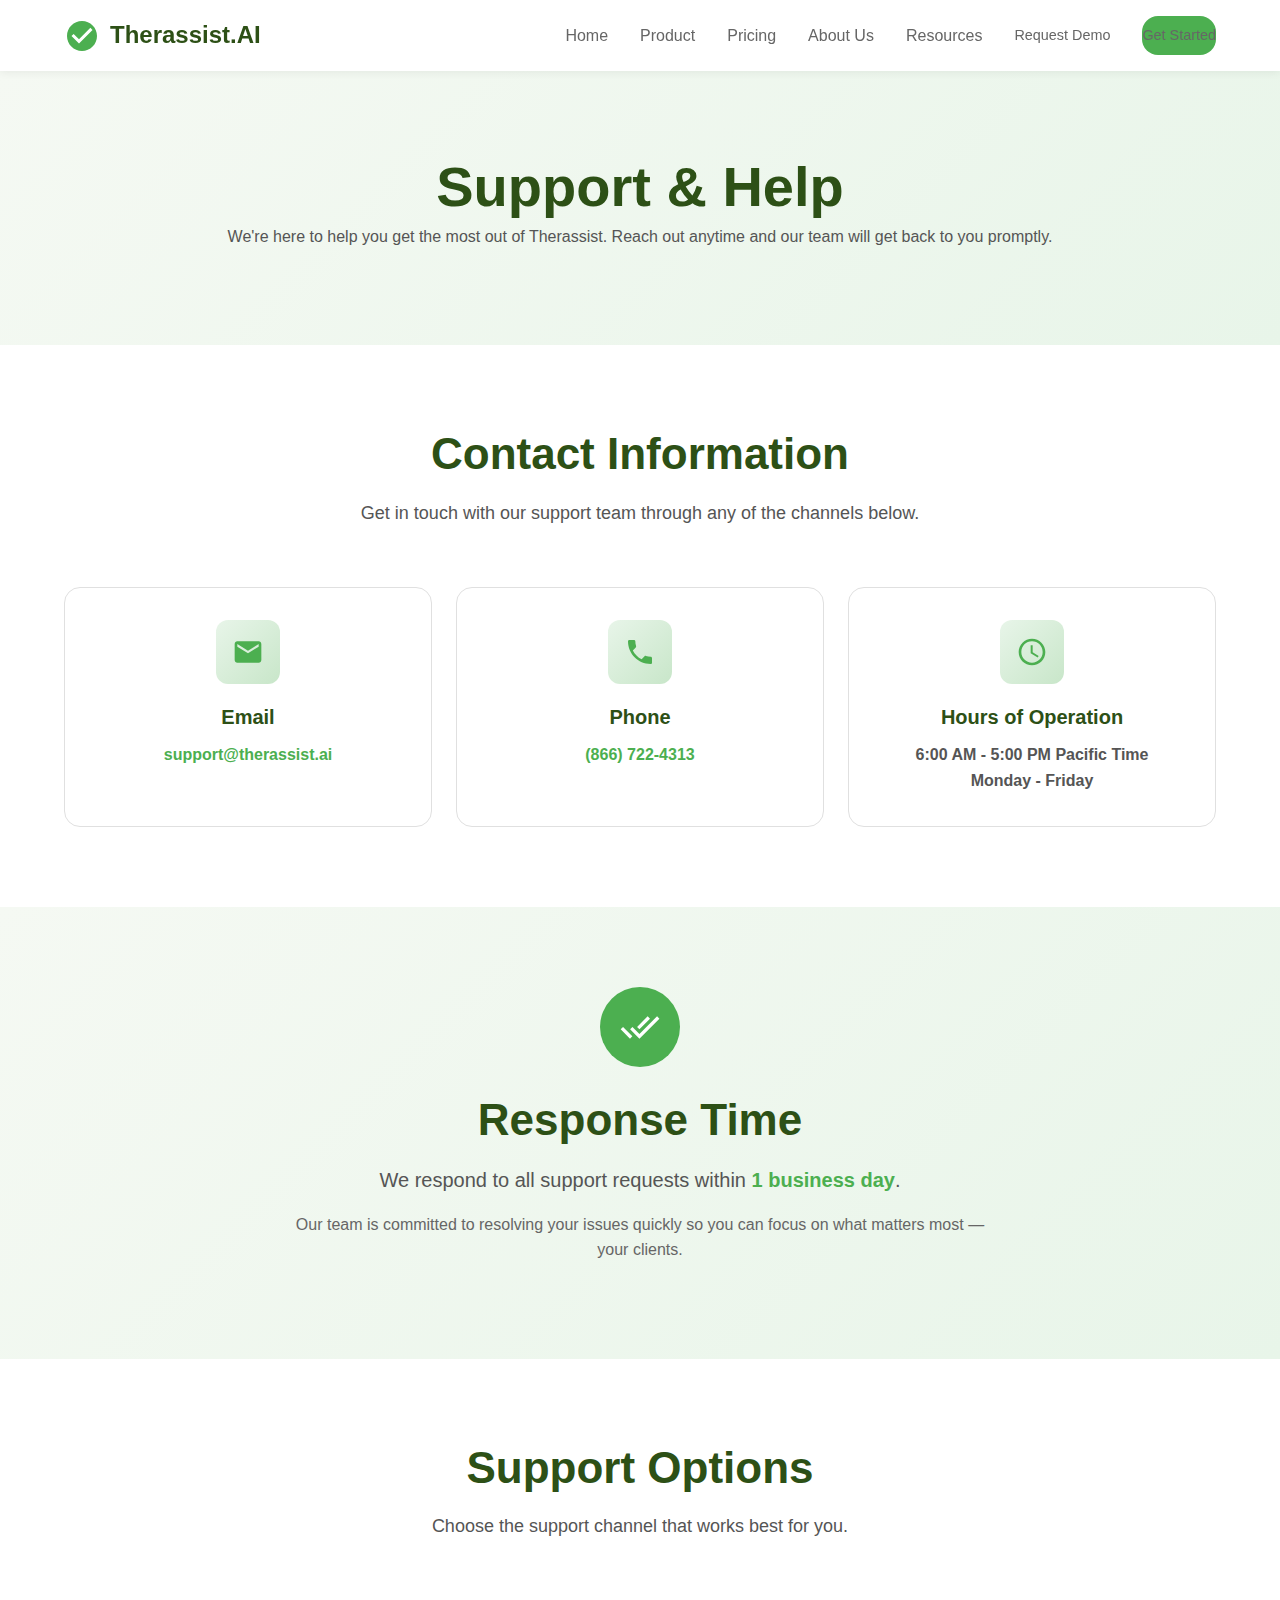
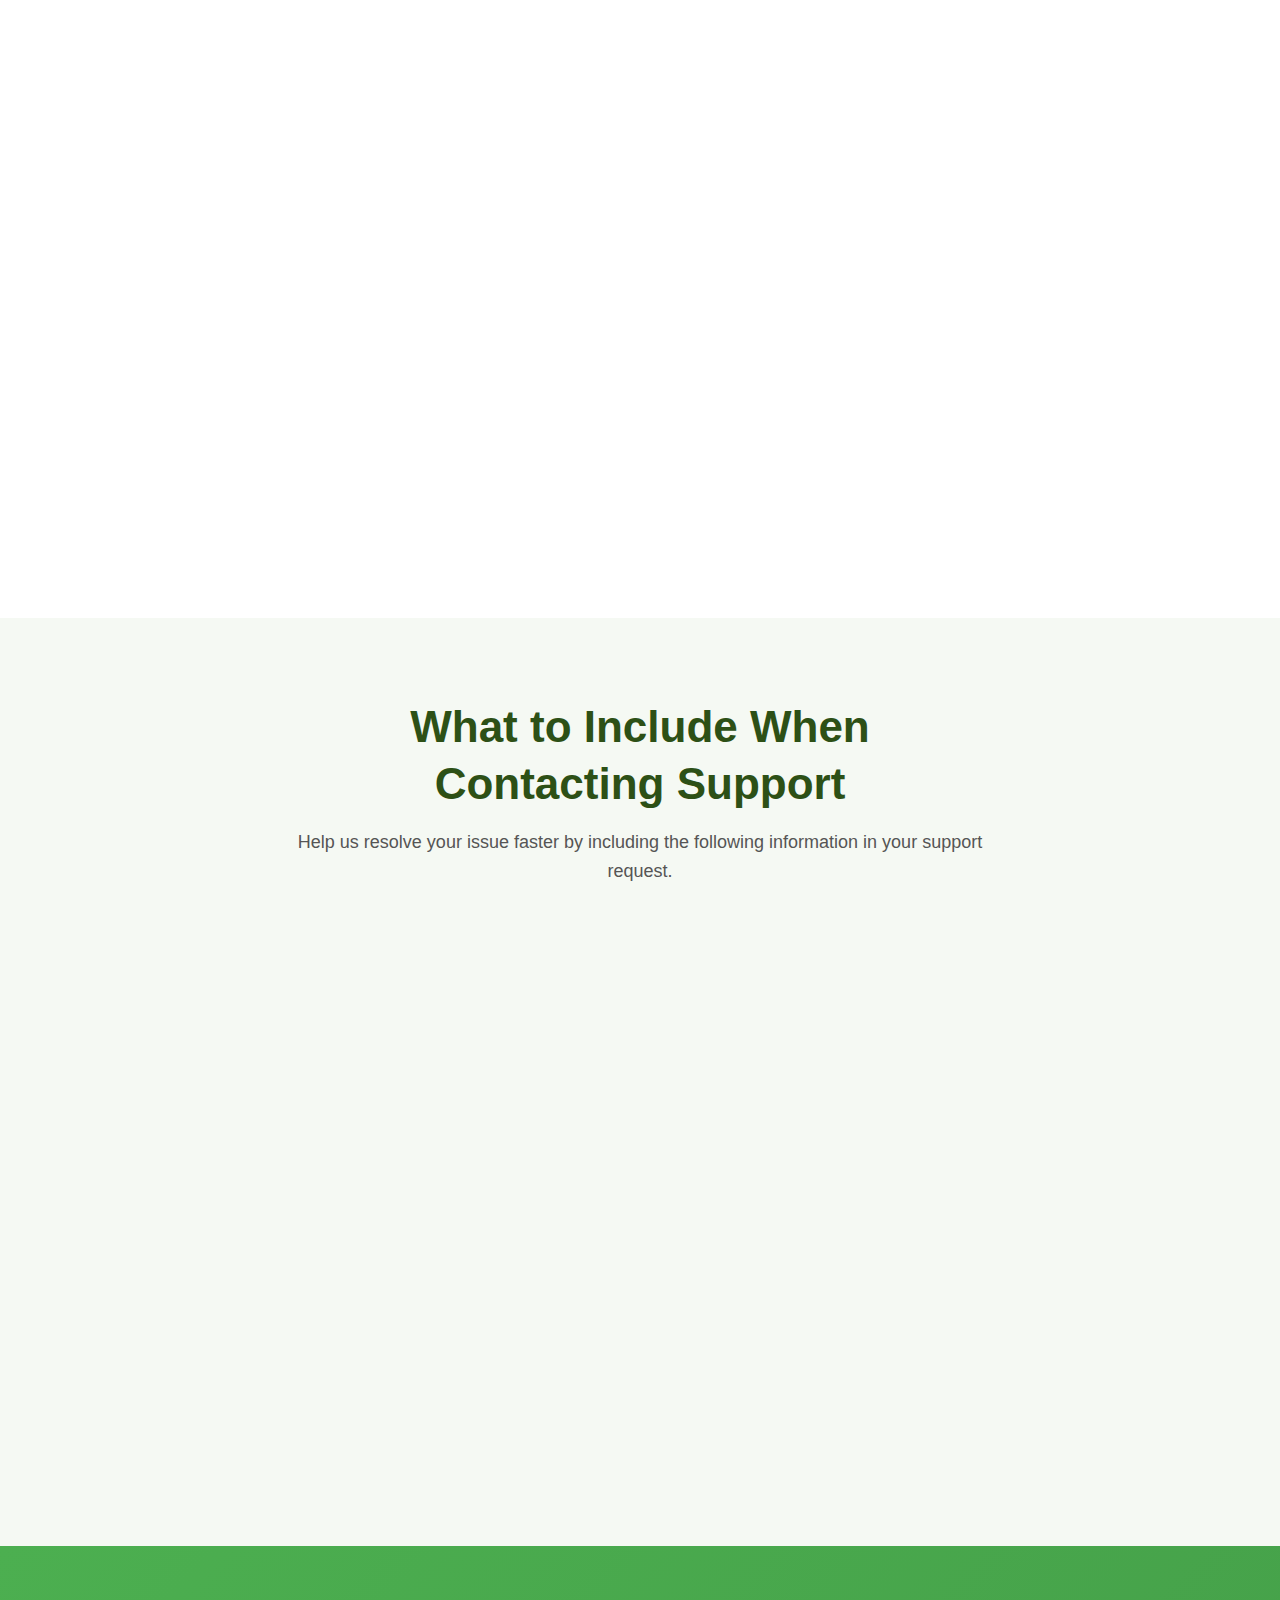
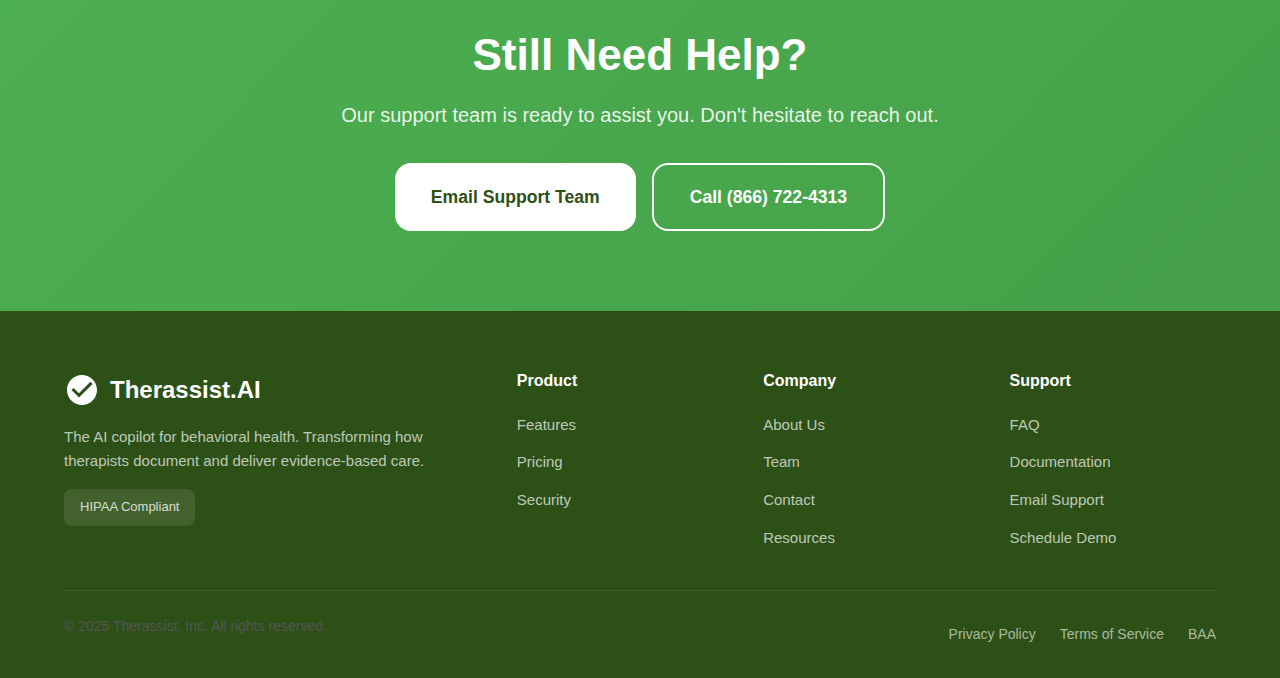
<file: website/support.html>
<!DOCTYPE html>
<html lang="en">
<head>
    <meta charset="UTF-8">
    <meta name="viewport" content="width=device-width, initial-scale=1.0">

    <!-- Primary Meta Tags -->
    <title>Support & Help - Therassist.AI</title>
    <meta name="description" content="Get help with Therassist.AI. Contact our support team via email or phone, create a support case, or browse our knowledge base.">
    <meta name="author" content="Therassist, Inc.">
    <meta name="robots" content="index, follow">
    <link rel="canonical" href="https://therassist.ai/support.html">

    <!-- Open Graph / Facebook -->
    <meta property="og:type" content="website">
    <meta property="og:url" content="https://therassist.ai/support.html">
    <meta property="og:title" content="Support & Help - Therassist.AI">
    <meta property="og:description" content="Get help with Therassist.AI. Contact our support team via email or phone, create a support case, or browse our knowledge base.">
    <meta property="og:image" content="https://therassist.ai/Logo.png">

    <!-- Twitter Card -->
    <meta name="twitter:card" content="summary_large_image">
    <meta name="twitter:url" content="https://therassist.ai/support.html">
    <meta name="twitter:title" content="Support & Help - Therassist.AI">
    <meta name="twitter:description" content="Get help with Therassist.AI. Contact our support team via email or phone, create a support case, or browse our knowledge base.">
    <meta name="twitter:image" content="https://therassist.ai/Logo.png">

    <link rel="stylesheet" href="styles.css">
    <link rel="icon" type="image/png" href="favicon.png">
</head>
<body>
    <!-- Header -->
    <header>
        <div class="container">
            <nav>
                <a href="index.html" class="logo">
                    <svg viewBox="0 0 24 24" role="img" aria-label="Therassist.AI - Quality infrastructure for psychotherapy">
                        <path d="M12 2C6.48 2 2 6.48 2 12s4.48 10 10 10 10-4.48 10-10S17.52 2 12 2zm-2 15l-5-5 1.41-1.41L10 14.17l7.59-7.59L19 8l-9 9z"/>
                    </svg>
                    Therassist.AI
                </a>
                <ul class="nav-links">
                    <li><a href="index.html">Home</a></li>
                    <li><a href="product.html">Product</a></li>
                    <li><a href="pricing.html">Pricing</a></li>
                    <li><a href="about.html">About Us</a></li>
                    <li><a href="resources.html">Resources</a></li>
                    <li><a href="https://calendly.com/therai" target="_blank" rel="noopener noreferrer" class="btn btn-outline btn-sm">Request Demo</a></li>
                    <li><a href="contact.html" class="btn btn-primary btn-sm">Get Started</a></li>
                </ul>
                <div class="mobile-menu-toggle" onclick="toggleMobileMenu()">
                    <span></span>
                    <span></span>
                    <span></span>
                </div>
            </nav>
        </div>
    </header>

    <!-- Support Hero -->
    <section class="contact-hero">
        <div class="container">
            <h1>Support & Help</h1>
            <p>We're here to help you get the most out of Therassist. Reach out anytime and our team will get back to you promptly.</p>
        </div>
    </section>

    <!-- Section 1: Contact Information -->
    <section class="section" style="background: var(--bg-white);">
        <div class="container">
            <div class="section-header">
                <h2>Contact Information</h2>
                <p>Get in touch with our support team through any of the channels below.</p>
            </div>

            <div class="grid grid-3">
                <div class="feature-card" style="text-align: center;">
                    <div class="feature-icon" style="margin: 0 auto 20px;">
                        <svg viewBox="0 0 24 24"><path d="M20 4H4c-1.1 0-2 .9-2 2v12c0 1.1.9 2 2 2h16c1.1 0 2-.9 2-2V6c0-1.1-.9-2-2-2zm0 4l-8 5-8-5V6l8 5 8-5v2z"/></svg>
                    </div>
                    <h3>Email</h3>
                    <p><a href="mailto:support@therassist.ai" style="color: var(--primary-green); font-weight: 600;">support@therassist.ai</a></p>
                </div>

                <div class="feature-card" style="text-align: center;">
                    <div class="feature-icon" style="margin: 0 auto 20px;">
                        <svg viewBox="0 0 24 24"><path d="M6.62 10.79c1.44 2.83 3.76 5.14 6.59 6.59l2.2-2.2c.27-.27.67-.36 1.02-.24 1.12.37 2.33.57 3.57.57.55 0 1 .45 1 1V20c0 .55-.45 1-1 1-9.39 0-17-7.61-17-17 0-.55.45-1 1-1h3.5c.55 0 1 .45 1 1 0 1.25.2 2.45.57 3.57.11.35.03.74-.25 1.02l-2.2 2.2z"/></svg>
                    </div>
                    <h3>Phone</h3>
                    <p><a href="tel:+18667224313" style="color: var(--primary-green); font-weight: 600;">(866) 722-4313</a></p>
                </div>

                <div class="feature-card" style="text-align: center;">
                    <div class="feature-icon" style="margin: 0 auto 20px;">
                        <svg viewBox="0 0 24 24"><path d="M11.99 2C6.47 2 2 6.48 2 12s4.47 10 9.99 10C17.52 22 22 17.52 22 12S17.52 2 11.99 2zM12 20c-4.42 0-8-3.58-8-8s3.58-8 8-8 8 3.58 8 8-3.58 8-8 8zm.5-13H11v6l5.25 3.15.75-1.23-4.5-2.67V7z"/></svg>
                    </div>
                    <h3>Hours of Operation</h3>
                    <p style="color: var(--text-medium); font-weight: 600;">6:00 AM - 5:00 PM Pacific Time<br>Monday - Friday</p>
                </div>
            </div>
        </div>
    </section>

    <!-- Section 2: Response Time -->
    <section class="section" style="background: linear-gradient(135deg, var(--bg-light) 0%, #e8f5e9 100%);">
        <div class="container">
            <div style="max-width: 700px; margin: 0 auto; text-align: center;">
                <div style="width: 80px; height: 80px; background: var(--primary-green); border-radius: 50%; display: flex; align-items: center; justify-content: center; margin: 0 auto 24px;">
                    <svg viewBox="0 0 24 24" style="width: 40px; height: 40px; fill: white;"><path d="M18 7l-1.41-1.41-6.34 6.34 1.41 1.41L18 7zm4.24-1.41L11.66 16.17 7.48 12l-1.41 1.41L11.66 19l12-12-1.42-1.41zM.41 13.41L6 19l1.41-1.41L1.83 12 .41 13.41z"/></svg>
                </div>
                <h2>Response Time</h2>
                <p style="font-size: 1.25rem; margin-top: 16px;">We respond to all support requests within <strong style="color: var(--primary-green);">1 business day</strong>.</p>
                <p style="color: var(--text-light);">Our team is committed to resolving your issues quickly so you can focus on what matters most — your clients.</p>
            </div>
        </div>
    </section>

    <!-- Section 3: Support Options -->
    <section class="section" style="background: var(--bg-white);">
        <div class="container">
            <div class="section-header">
                <h2>Support Options</h2>
                <p>Choose the support channel that works best for you.</p>
            </div>

            <div class="grid grid-3">
                <div class="contact-option-card">
                    <div class="contact-option-icon">
                        <svg viewBox="0 0 24 24"><path d="M20 4H4c-1.1 0-2 .9-2 2v12c0 1.1.9 2 2 2h16c1.1 0 2-.9 2-2V6c0-1.1-.9-2-2-2zm0 4l-8 5-8-5V6l8 5 8-5v2z"/></svg>
                    </div>
                    <h3>Email Support</h3>
                    <p>Send us an email and our team will respond within 1 business day.</p>
                    <a href="mailto:support@therassist.ai" class="btn btn-primary">Email Support Team</a>
                </div>

                <div class="contact-option-card featured">
                    <div class="contact-option-icon">
                        <svg viewBox="0 0 24 24"><path d="M14 2H6c-1.1 0-2 .9-2 2v16c0 1.1.9 2 2 2h12c1.1 0 2-.9 2-2V8l-6-6zm4 18H6V4h7v5h5v11zm-3-7H9v2h6v-2zm0-2H9v-2h6v2z"/></svg>
                    </div>
                    <h3>Create Support Case</h3>
                    <p>Open a tracked support case for detailed issue resolution.</p>
                    <!-- TODO: Replace mailto link with support case form when available -->
                    <a href="mailto:support@therassist.ai?subject=Support%20Case" class="btn btn-primary">Create Support Case</a>
                </div>

                <div class="contact-option-card">
                    <div class="contact-option-icon">
                        <svg viewBox="0 0 24 24"><path d="M21 5c-1.11-.35-2.33-.5-3.5-.5-1.95 0-4.05.4-5.5 1.5-1.45-1.1-3.55-1.5-5.5-1.5S2.45 4.9 1 6v14.65c0 .25.25.5.5.5.1 0 .15-.05.25-.05C3.1 20.45 5.05 20 6.5 20c1.95 0 4.05.4 5.5 1.5 1.35-.85 3.8-1.5 5.5-1.5 1.65 0 3.35.3 4.75 1.05.1.05.15.05.25.05.25 0 .5-.25.5-.5V6c-.6-.45-1.25-.75-2-1zm0 13.5c-1.1-.35-2.3-.5-3.5-.5-1.7 0-4.15.65-5.5 1.5V8c1.35-.85 3.8-1.5 5.5-1.5 1.2 0 2.4.15 3.5.5v11.5z"/></svg>
                    </div>
                    <h3>Knowledge Base</h3>
                    <p>Browse articles, guides, and FAQs to find answers quickly.</p>
                    <!-- TODO: Update this URL with the actual Notion knowledge base link -->
                    <a href="https://notion.so/[PLACEHOLDER]" class="btn btn-secondary">Browse Knowledge Base</a>
                </div>
            </div>
        </div>
    </section>

    <!-- Section 4: What to Include When Contacting Support -->
    <section class="section" style="background: var(--bg-light);">
        <div class="container">
            <div style="max-width: 700px; margin: 0 auto;">
                <div class="section-header">
                    <h2>What to Include When Contacting Support</h2>
                    <p>Help us resolve your issue faster by including the following information in your support request.</p>
                </div>

                <div style="display: flex; flex-direction: column; gap: 16px;">
                    <div class="benefit-item">
                        <div class="benefit-icon">
                            <svg viewBox="0 0 24 24"><path d="M12 2C6.48 2 2 6.48 2 12s4.48 10 10 10 10-4.48 10-10S17.52 2 12 2zm0 3c1.66 0 3 1.34 3 3s-1.34 3-3 3-3-1.34-3-3 1.34-3 3-3zm0 14.2c-2.5 0-4.71-1.28-6-3.22.03-1.99 4-3.08 6-3.08 1.99 0 5.97 1.09 6 3.08-1.29 1.94-3.5 3.22-6 3.22z"/></svg>
                        </div>
                        <div class="benefit-content">
                            <h4>Account Email Address</h4>
                            <p>The email address associated with your Therassist account so we can locate your information.</p>
                        </div>
                    </div>

                    <div class="benefit-item">
                        <div class="benefit-icon">
                            <svg viewBox="0 0 24 24"><path d="M14 2H6c-1.1 0-2 .9-2 2v16c0 1.1.9 2 2 2h12c1.1 0 2-.9 2-2V8l-6-6zm-1 9h-2v2H9v-2H7V9h2V7h2v2h2v2zm3-3.5V9h-5l5-5v3.5z"/></svg>
                        </div>
                        <div class="benefit-content">
                            <h4>Description of the Issue</h4>
                            <p>A clear description of what you're experiencing, including the steps that led to the problem.</p>
                        </div>
                    </div>

                    <div class="benefit-item">
                        <div class="benefit-icon">
                            <svg viewBox="0 0 24 24"><path d="M1 21h22L12 2 1 21zm12-3h-2v-2h2v2zm0-4h-2v-4h2v4z"/></svg>
                        </div>
                        <div class="benefit-content">
                            <h4>Any Error Messages Received</h4>
                            <p>Copy and paste the exact text of any error messages you see, or note the error codes displayed.</p>
                        </div>
                    </div>

                    <div class="benefit-item">
                        <div class="benefit-icon">
                            <svg viewBox="0 0 24 24"><path d="M21 19V5c0-1.1-.9-2-2-2H5c-1.1 0-2 .9-2 2v14c0 1.1.9 2 2 2h14c1.1 0 2-.9 2-2zM8.5 13.5l2.5 3.01L14.5 12l4.5 6H5l3.5-4.5z"/></svg>
                        </div>
                        <div class="benefit-content">
                            <h4>Screenshots (If Applicable)</h4>
                            <p>Attach screenshots or screen recordings that show the issue — a picture is worth a thousand words.</p>
                        </div>
                    </div>
                </div>
            </div>
        </div>
    </section>

    <!-- CTA Section -->
    <section class="cta">
        <div class="container">
            <h2>Still Need Help?</h2>
            <p>Our support team is ready to assist you. Don't hesitate to reach out.</p>
            <div class="cta-buttons">
                <a href="mailto:support@therassist.ai" class="btn btn-white btn-lg">Email Support Team</a>
                <a href="tel:+18667224313" class="btn btn-secondary btn-lg" style="border-color: white; color: white;">Call (866) 722-4313</a>
            </div>
        </div>
    </section>

    <!-- Footer -->
    <footer>
        <div class="container">
            <div class="footer-grid">
                <div class="footer-brand">
                    <div class="logo" style="color: white;">
                        <svg viewBox="0 0 24 24" style="fill: white;">
                            <path d="M12 2C6.48 2 2 6.48 2 12s4.48 10 10 10 10-4.48 10-10S17.52 2 12 2zm-2 15l-5-5 1.41-1.41L10 14.17l7.59-7.59L19 8l-9 9z"/>
                        </svg>
                        Therassist.AI
                    </div>
                    <p>The AI copilot for behavioral health. Transforming how therapists document and deliver evidence-based care.</p>
                    <div class="compliance-badges">
                        <span class="compliance-badge">HIPAA Compliant</span>
                    </div>
                </div>
                <div class="footer-column">
                    <h4>Product</h4>
                    <ul>
                        <li><a href="product.html">Features</a></li>
                        <li><a href="pricing.html">Pricing</a></li>
                        <li><a href="product.html#security">Security</a></li>
                    </ul>
                </div>
                <div class="footer-column">
                    <h4>Company</h4>
                    <ul>
                        <li><a href="about.html">About Us</a></li>
                        <li><a href="about.html#team">Team</a></li>
                        <li><a href="contact.html">Contact</a></li>
                        <li><a href="resources.html">Resources</a></li>
                    </ul>
                </div>
                <div class="footer-column">
                    <h4>Support</h4>
                    <ul>
                        <li><a href="resources.html#faq">FAQ</a></li>
                        <li><a href="resources.html">Documentation</a></li>
                        <li><a href="mailto:support@therassist.ai">Email Support</a></li>
                        <li><a href="contact.html">Schedule Demo</a></li>
                    </ul>
                </div>
            </div>
            <div class="footer-bottom">
                <p>&copy; 2025 Therassist, Inc. All rights reserved.</p>
                <div class="footer-links">
                    <a href="privacy.html">Privacy Policy</a>
                    <a href="terms-of-service.html">Terms of Service</a>
                    <a href="business-associate-agreement.html">BAA</a>
                </div>
            </div>
        </div>
    </footer>

    <script>
        function toggleMobileMenu() {
            const navLinks = document.querySelector('.nav-links');
            navLinks.classList.toggle('active');
        }

        // Animation on scroll
        const observerOptions = { threshold: 0.1, rootMargin: '0px 0px -50px 0px' };
        const observer = new IntersectionObserver((entries) => {
            entries.forEach(entry => {
                if (entry.isIntersecting) {
                    entry.target.style.opacity = '1';
                    entry.target.style.transform = 'translateY(0)';
                }
            });
        }, observerOptions);

        document.querySelectorAll('.feature-card, .contact-option-card, .benefit-item').forEach(el => {
            el.style.opacity = '0';
            el.style.transform = 'translateY(20px)';
            el.style.transition = 'opacity 0.6s ease, transform 0.6s ease';
            observer.observe(el);
        });
    </script>
</body>
</html>
</file>
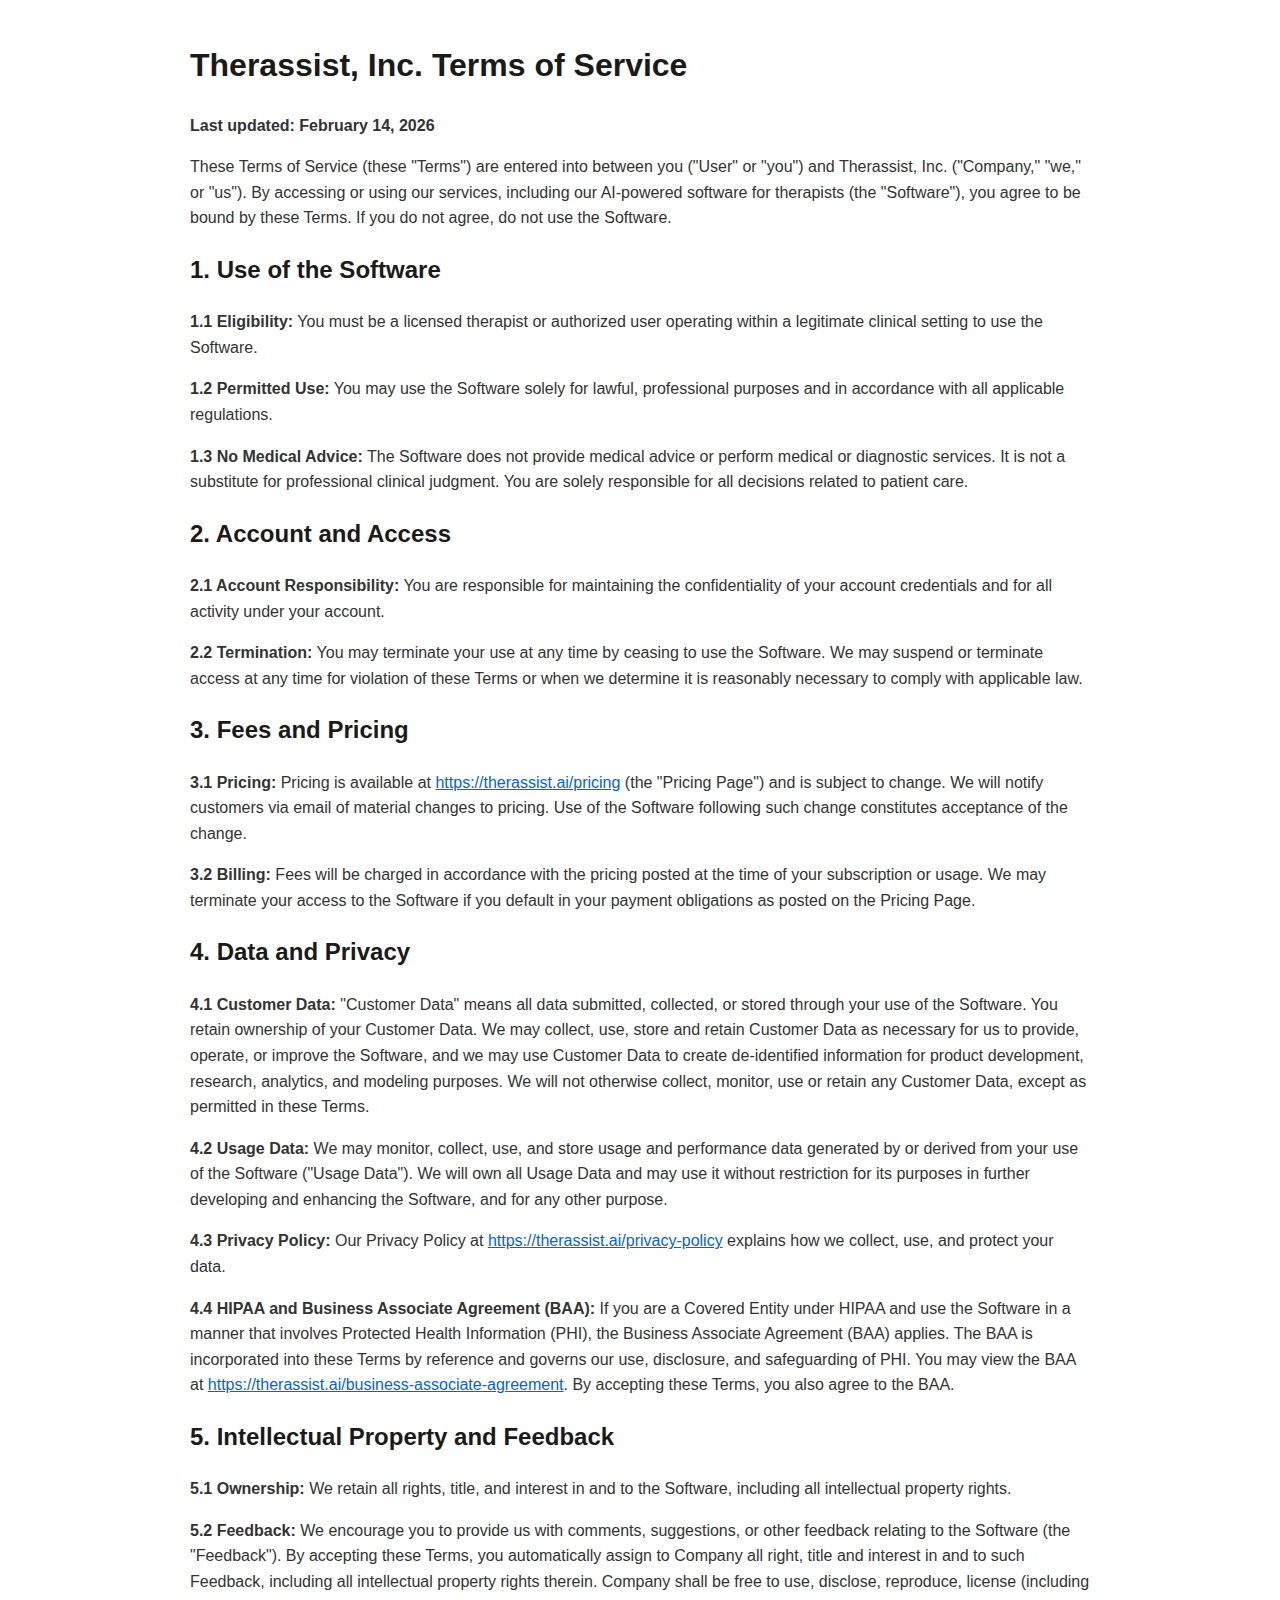
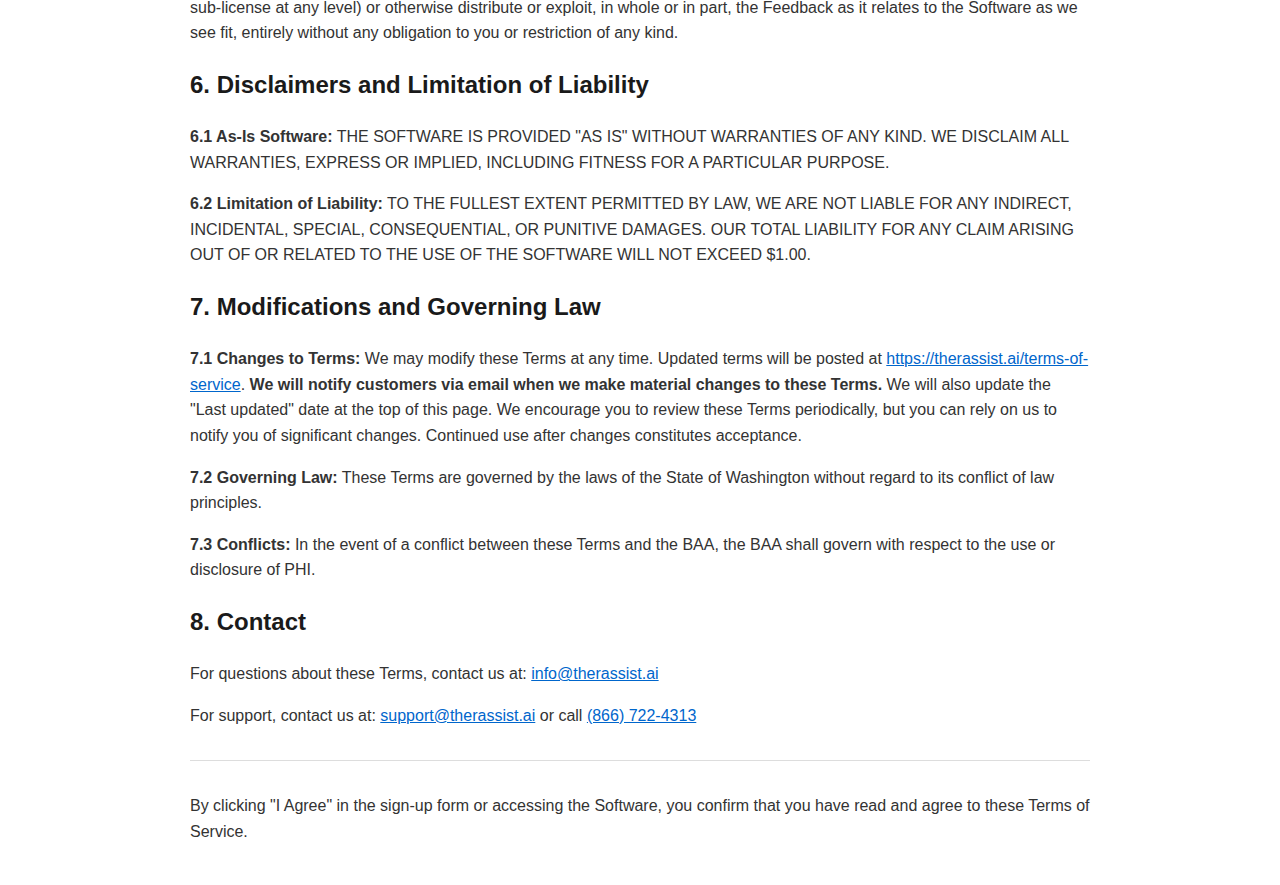
<file: website/terms-of-service.html>
<!DOCTYPE html>
<html lang="en">
<head>
    <meta charset="UTF-8">
    <meta name="viewport" content="width=device-width, initial-scale=1.0">
    <title>Terms of Service - Therassist, Inc.</title>
    <style>
        body {
            font-family: -apple-system, BlinkMacSystemFont, "Segoe UI", Roboto, Oxygen, Ubuntu, sans-serif;
            max-width: 900px;
            margin: 40px auto;
            padding: 0 20px;
            line-height: 1.6;
            color: #333;
        }
        h1, h2, h3, h4 { color: #1a1a1a; }
        a { color: #0066cc; }
        hr { border: none; border-top: 1px solid #ddd; margin: 2em 0; }
    </style>
</head>
<body>

<h1>Therassist, Inc. Terms of Service</h1>

<p><strong>Last updated: February 14, 2026</strong></p>

<p>These Terms of Service (these "Terms") are entered into between you ("User" or "you") and Therassist, Inc. ("Company," "we," or "us"). By accessing or using our services, including our AI-powered software for therapists (the "Software"), you agree to be bound by these Terms. If you do not agree, do not use the Software.</p>

<h2>1. Use of the Software</h2>

<p><strong>1.1 Eligibility:</strong> You must be a licensed therapist or authorized user operating within a legitimate clinical setting to use the Software.</p>

<p><strong>1.2 Permitted Use:</strong> You may use the Software solely for lawful, professional purposes and in accordance with all applicable regulations.</p>

<p><strong>1.3 No Medical Advice:</strong> The Software does not provide medical advice or perform medical or diagnostic services. It is not a substitute for professional clinical judgment. You are solely responsible for all decisions related to patient care.</p>

<h2>2. Account and Access</h2>

<p><strong>2.1 Account Responsibility:</strong> You are responsible for maintaining the confidentiality of your account credentials and for all activity under your account.</p>

<p><strong>2.2 Termination:</strong> You may terminate your use at any time by ceasing to use the Software. We may suspend or terminate access at any time for violation of these Terms or when we determine it is reasonably necessary to comply with applicable law.</p>

<h2>3. Fees and Pricing</h2>

<p><strong>3.1 Pricing:</strong> Pricing is available at <a href="pricing.html">https://therassist.ai/pricing</a> (the "Pricing Page") and is subject to change. We will notify customers via email of material changes to pricing. Use of the Software following such change constitutes acceptance of the change.</p>

<p><strong>3.2 Billing:</strong> Fees will be charged in accordance with the pricing posted at the time of your subscription or usage. We may terminate your access to the Software if you default in your payment obligations as posted on the Pricing Page.</p>

<h2>4. Data and Privacy</h2>

<p><strong>4.1 Customer Data:</strong> "Customer Data" means all data submitted, collected, or stored through your use of the Software. You retain ownership of your Customer Data. We may collect, use, store and retain Customer Data as necessary for us to provide, operate, or improve the Software, and we may use Customer Data to create de-identified information for product development, research, analytics, and modeling purposes. We will not otherwise collect, monitor, use or retain any Customer Data, except as permitted in these Terms.</p>

<p><strong>4.2 Usage Data:</strong> We may monitor, collect, use, and store usage and performance data generated by or derived from your use of the Software ("Usage Data"). We will own all Usage Data and may use it without restriction for its purposes in further developing and enhancing the Software, and for any other purpose.</p>

<p><strong>4.3 Privacy Policy:</strong> Our Privacy Policy at <a href="privacy-policy.html">https://therassist.ai/privacy-policy</a> explains how we collect, use, and protect your data.</p>

<p><strong>4.4 HIPAA and Business Associate Agreement (BAA):</strong> If you are a Covered Entity under HIPAA and use the Software in a manner that involves Protected Health Information (PHI), the Business Associate Agreement (BAA) applies. The BAA is incorporated into these Terms by reference and governs our use, disclosure, and safeguarding of PHI. You may view the BAA at <a href="business-associate-agreement.html">https://therassist.ai/business-associate-agreement</a>. By accepting these Terms, you also agree to the BAA.</p>

<h2>5. Intellectual Property and Feedback</h2>

<p><strong>5.1 Ownership:</strong> We retain all rights, title, and interest in and to the Software, including all intellectual property rights.</p>

<p><strong>5.2 Feedback:</strong> We encourage you to provide us with comments, suggestions, or other feedback relating to the Software (the "Feedback"). By accepting these Terms, you automatically assign to Company all right, title and interest in and to such Feedback, including all intellectual property rights therein. Company shall be free to use, disclose, reproduce, license (including sub-license at any level) or otherwise distribute or exploit, in whole or in part, the Feedback as it relates to the Software as we see fit, entirely without any obligation to you or restriction of any kind.</p>

<h2>6. Disclaimers and Limitation of Liability</h2>

<p><strong>6.1 As-Is Software:</strong> THE SOFTWARE IS PROVIDED "AS IS" WITHOUT WARRANTIES OF ANY KIND. WE DISCLAIM ALL WARRANTIES, EXPRESS OR IMPLIED, INCLUDING FITNESS FOR A PARTICULAR PURPOSE.</p>

<p><strong>6.2 Limitation of Liability:</strong> TO THE FULLEST EXTENT PERMITTED BY LAW, WE ARE NOT LIABLE FOR ANY INDIRECT, INCIDENTAL, SPECIAL, CONSEQUENTIAL, OR PUNITIVE DAMAGES. OUR TOTAL LIABILITY FOR ANY CLAIM ARISING OUT OF OR RELATED TO THE USE OF THE SOFTWARE WILL NOT EXCEED $1.00.</p>

<h2>7. Modifications and Governing Law</h2>

<p><strong>7.1 Changes to Terms:</strong> We may modify these Terms at any time. Updated terms will be posted at <a href="terms-of-service.html">https://therassist.ai/terms-of-service</a>. <strong>We will notify customers via email when we make material changes to these Terms.</strong> We will also update the "Last updated" date at the top of this page. We encourage you to review these Terms periodically, but you can rely on us to notify you of significant changes. Continued use after changes constitutes acceptance.</p>

<p><strong>7.2 Governing Law:</strong> These Terms are governed by the laws of the State of Washington without regard to its conflict of law principles.</p>

<p><strong>7.3 Conflicts:</strong> In the event of a conflict between these Terms and the BAA, the BAA shall govern with respect to the use or disclosure of PHI.</p>

<h2>8. Contact</h2>

<p>For questions about these Terms, contact us at: <a href="mailto:info@therassist.ai">info@therassist.ai</a></p>

<p>For support, contact us at: <a href="mailto:support@therassist.ai">support@therassist.ai</a> or call <a href="tel:+18667224313">(866) 722-4313</a></p>

<hr>

<p>By clicking "I Agree" in the sign-up form or accessing the Software, you confirm that you have read and agree to these Terms of Service.</p>

</body>
</html>
</file>
<file: website/styles.css>
/* ============================================
   Therassist.AI Professional Website Styles
   ============================================ */

/* CSS Variables */
:root {
    --primary-green: #4CAF50;
    --primary-green-dark: #45a049;
    --primary-green-light: #81C784;
    --dark-green: #2d5016;
    --text-dark: #333;
    --text-medium: #555;
    --text-light: #666;
    --text-muted: #888;
    --bg-light: #f5f9f3;
    --bg-white: #ffffff;
    --bg-gray: #f8f9fa;
    --border-light: #e0e0e0;
    --shadow-sm: 0 2px 8px rgba(0,0,0,0.06);
    --shadow-md: 0 4px 16px rgba(0,0,0,0.1);
    --shadow-lg: 0 8px 32px rgba(0,0,0,0.12);
    --radius-sm: 8px;
    --radius-md: 12px;
    --radius-lg: 16px;
    --radius-xl: 24px;
    --transition: all 0.3s ease;
    --max-width: 1200px;
}

/* Reset & Base */
*, *::before, *::after {
    margin: 0;
    padding: 0;
    box-sizing: border-box;
}

html {
    scroll-behavior: smooth;
}

body {
    font-family: -apple-system, BlinkMacSystemFont, 'Segoe UI', Roboto, Oxygen, Ubuntu, Cantarell, sans-serif;
    background-color: var(--bg-light);
    color: var(--text-dark);
    line-height: 1.6;
    font-size: 16px;
}

img {
    max-width: 100%;
    height: auto;
}

a {
    text-decoration: none;
    color: inherit;
    transition: var(--transition);
}

ul, ol {
    list-style: none;
}

/* ============================================
   Typography
   ============================================ */

h1, h2, h3, h4, h5, h6 {
    color: var(--dark-green);
    line-height: 1.3;
    font-weight: 700;
}

h1 { font-size: clamp(2.5rem, 5vw, 3.5rem); }
h2 { font-size: clamp(2rem, 4vw, 2.75rem); }
h3 { font-size: clamp(1.5rem, 3vw, 1.75rem); }
h4 { font-size: 1.25rem; }

p {
    color: var(--text-medium);
    margin-bottom: 1rem;
}

.text-center { text-align: center; }
.text-green { color: var(--primary-green); }
.text-dark-green { color: var(--dark-green); }

/* ============================================
   Container & Layout
   ============================================ */

.container {
    max-width: var(--max-width);
    margin: 0 auto;
    padding: 0 24px;
}

.section {
    padding: 80px 0;
}

.section-sm {
    padding: 60px 0;
}

.grid {
    display: grid;
    gap: 24px;
}

.grid-2 { grid-template-columns: repeat(2, 1fr); }
.grid-3 { grid-template-columns: repeat(3, 1fr); }
.grid-4 { grid-template-columns: repeat(4, 1fr); }

.flex {
    display: flex;
}

.flex-center {
    display: flex;
    align-items: center;
    justify-content: center;
}

.flex-between {
    display: flex;
    align-items: center;
    justify-content: space-between;
}

/* ============================================
   Header & Navigation
   ============================================ */

header {
    background-color: var(--bg-white);
    padding: 16px 0;
    box-shadow: var(--shadow-sm);
    position: sticky;
    top: 0;
    z-index: 1000;
}

nav {
    display: flex;
    justify-content: space-between;
    align-items: center;
}

.logo {
    display: flex;
    align-items: center;
    gap: 10px;
    font-size: 1.5rem;
    font-weight: 700;
    color: var(--dark-green);
}

.logo svg {
    width: 36px;
    height: 36px;
    fill: var(--primary-green);
}

.nav-links {
    display: flex;
    gap: 32px;
    align-items: center;
}

.nav-links a {
    color: var(--text-light);
    font-weight: 500;
    padding: 8px 0;
    position: relative;
}

.nav-links a::after {
    content: '';
    position: absolute;
    bottom: 0;
    left: 0;
    width: 0;
    height: 2px;
    background-color: var(--primary-green);
    transition: var(--transition);
}

.nav-links a:hover,
.nav-links a.active {
    color: var(--primary-green);
}

.nav-links a:hover::after,
.nav-links a.active::after {
    width: 100%;
}

/* Mobile Menu Toggle */
.mobile-menu-toggle {
    display: none;
    flex-direction: column;
    gap: 5px;
    cursor: pointer;
    padding: 8px;
}

.mobile-menu-toggle span {
    display: block;
    width: 24px;
    height: 2px;
    background-color: var(--dark-green);
    transition: var(--transition);
}

/* ============================================
   Buttons
   ============================================ */

.btn {
    display: inline-flex;
    align-items: center;
    justify-content: center;
    gap: 8px;
    padding: 14px 28px;
    border-radius: var(--radius-lg);
    font-size: 1rem;
    font-weight: 600;
    cursor: pointer;
    transition: var(--transition);
    border: none;
    text-align: center;
}

.btn-primary {
    background-color: var(--primary-green);
    color: white;
}

.btn-primary:hover {
    background-color: var(--primary-green-dark);
    transform: translateY(-2px);
    box-shadow: 0 6px 20px rgba(76, 175, 80, 0.35);
}

.btn-secondary {
    background-color: transparent;
    color: var(--primary-green);
    border: 2px solid var(--primary-green);
}

.btn-secondary:hover {
    background-color: var(--primary-green);
    color: white;
}

.btn-white {
    background-color: white;
    color: var(--dark-green);
}

.btn-white:hover {
    background-color: var(--bg-light);
    transform: translateY(-2px);
}

.btn-lg {
    padding: 18px 36px;
    font-size: 1.1rem;
}

.btn-sm {
    padding: 10px 20px;
    font-size: 0.9rem;
}

/* ============================================
   Hero Section
   ============================================ */

.hero {
    background: linear-gradient(135deg, var(--bg-light) 0%, #e8f5e9 100%);
    padding: 100px 0 120px;
    position: relative;
    overflow: hidden;
}

.hero::before {
    content: '';
    position: absolute;
    top: -50%;
    right: -10%;
    width: 600px;
    height: 600px;
    background: radial-gradient(circle, rgba(76, 175, 80, 0.1) 0%, transparent 70%);
    border-radius: 50%;
}

.hero-content {
    display: grid;
    grid-template-columns: 1fr 1fr;
    gap: 60px;
    align-items: center;
}

.hero-text h1 {
    margin-bottom: 24px;
}

.hero-text p {
    font-size: 1.25rem;
    color: var(--text-medium);
    margin-bottom: 32px;
}

.hero-badges {
    display: flex;
    gap: 16px;
    margin-bottom: 32px;
    flex-wrap: wrap;
}

.badge {
    display: inline-flex;
    align-items: center;
    gap: 6px;
    padding: 8px 16px;
    background-color: white;
    border-radius: var(--radius-lg);
    font-size: 0.875rem;
    color: var(--text-medium);
    box-shadow: var(--shadow-sm);
}

.badge svg {
    width: 16px;
    height: 16px;
    fill: var(--primary-green);
}

.hero-buttons {
    display: flex;
    gap: 16px;
    flex-wrap: wrap;
}

.hero-visual {
    position: relative;
}

.hero-image {
    background: white;
    border-radius: var(--radius-xl);
    box-shadow: var(--shadow-lg);
    padding: 24px;
    position: relative;
}

.hero-image img {
    border-radius: var(--radius-md);
}

/* Placeholder for hero illustration */
.hero-illustration {
    width: 100%;
    height: 400px;
    background: linear-gradient(135deg, var(--primary-green-light) 0%, var(--primary-green) 100%);
    border-radius: var(--radius-lg);
    display: flex;
    align-items: center;
    justify-content: center;
    color: white;
    font-size: 1.5rem;
    font-weight: 600;
    text-align: center;
    position: relative;
    overflow: hidden;
}

.hero-illustration::before {
    content: '';
    position: absolute;
    top: 20px;
    left: 20px;
    right: 20px;
    bottom: 20px;
    border: 2px dashed rgba(255,255,255,0.3);
    border-radius: var(--radius-md);
}

/* ============================================
   Features Section
   ============================================ */

.features {
    background-color: var(--bg-white);
}

.section-header {
    text-align: center;
    max-width: 700px;
    margin: 0 auto 60px;
}

.section-header p {
    font-size: 1.125rem;
    margin-top: 16px;
}

.feature-card {
    background: var(--bg-white);
    border: 1px solid var(--border-light);
    border-radius: var(--radius-lg);
    padding: 32px;
    transition: var(--transition);
}

.feature-card:hover {
    border-color: var(--primary-green);
    box-shadow: var(--shadow-md);
    transform: translateY(-4px);
}

.feature-icon {
    width: 64px;
    height: 64px;
    background: linear-gradient(135deg, #e8f5e9 0%, #c8e6c9 100%);
    border-radius: var(--radius-md);
    display: flex;
    align-items: center;
    justify-content: center;
    margin-bottom: 20px;
}

.feature-icon svg {
    width: 32px;
    height: 32px;
    fill: var(--primary-green);
}

.feature-card h3 {
    margin-bottom: 12px;
    font-size: 1.25rem;
}

.feature-card p {
    color: var(--text-light);
    margin-bottom: 0;
}

/* ============================================
   How It Works Section
   ============================================ */

.how-it-works {
    background: linear-gradient(135deg, var(--bg-light) 0%, #e8f5e9 100%);
}

.steps {
    display: grid;
    grid-template-columns: repeat(4, 1fr);
    gap: 24px;
    position: relative;
}

.steps::before {
    content: '';
    position: absolute;
    top: 48px;
    left: 15%;
    right: 15%;
    height: 2px;
    background: var(--primary-green-light);
    z-index: 0;
}

.step {
    text-align: center;
    position: relative;
    z-index: 1;
}

.step-number {
    width: 96px;
    height: 96px;
    background: var(--bg-white);
    border: 3px solid var(--primary-green);
    border-radius: 50%;
    display: flex;
    align-items: center;
    justify-content: center;
    margin: 0 auto 24px;
    font-size: 2rem;
    font-weight: 700;
    color: var(--primary-green);
    box-shadow: var(--shadow-md);
}

.step h4 {
    margin-bottom: 8px;
    color: var(--dark-green);
}

.step p {
    font-size: 0.9375rem;
    color: var(--text-light);
}

/* ============================================
   Benefits Section
   ============================================ */

.benefits {
    background-color: var(--bg-white);
}

.benefits-grid {
    display: grid;
    grid-template-columns: 1fr 1fr;
    gap: 60px;
    align-items: center;
}

.benefit-list {
    display: flex;
    flex-direction: column;
    gap: 24px;
}

.benefit-item {
    display: flex;
    gap: 16px;
    padding: 20px;
    background: var(--bg-light);
    border-radius: var(--radius-md);
    transition: var(--transition);
}

.benefit-item:hover {
    background: white;
    box-shadow: var(--shadow-md);
}

.benefit-icon {
    width: 48px;
    height: 48px;
    background: var(--primary-green);
    border-radius: var(--radius-sm);
    display: flex;
    align-items: center;
    justify-content: center;
    flex-shrink: 0;
}

.benefit-icon svg {
    width: 24px;
    height: 24px;
    fill: white;
}

.benefit-content h4 {
    margin-bottom: 4px;
}

.benefit-content p {
    margin-bottom: 0;
    font-size: 0.9375rem;
}

.benefits-image {
    background: linear-gradient(135deg, var(--primary-green-light) 0%, var(--primary-green) 100%);
    border-radius: var(--radius-xl);
    height: 500px;
    display: flex;
    align-items: center;
    justify-content: center;
    color: white;
    font-size: 1.25rem;
    font-weight: 600;
}

/* ============================================
   Stats Section
   ============================================ */

.stats {
    background: linear-gradient(135deg, var(--dark-green) 0%, #1a3a0a 100%);
    color: white;
    padding: 60px 0;
}

.stats-grid {
    display: grid;
    grid-template-columns: repeat(4, 1fr);
    gap: 40px;
    text-align: center;
}

.stat-item h3 {
    font-size: 3rem;
    color: white;
    margin-bottom: 8px;
}

.stat-item p {
    color: rgba(255,255,255,0.8);
    font-size: 1rem;
    margin-bottom: 0;
}

/* ============================================
   Testimonials Section
   ============================================ */

.testimonials {
    background-color: var(--bg-light);
}

.testimonials-grid {
    display: grid;
    grid-template-columns: repeat(3, 1fr);
    gap: 24px;
}

.testimonial-card {
    background: var(--bg-white);
    border-radius: var(--radius-lg);
    padding: 32px;
    box-shadow: var(--shadow-sm);
    position: relative;
}

.testimonial-card::before {
    content: '"';
    font-size: 80px;
    color: var(--primary-green-light);
    position: absolute;
    top: 10px;
    left: 24px;
    line-height: 1;
    font-family: Georgia, serif;
}

.testimonial-content {
    position: relative;
    z-index: 1;
    margin-bottom: 20px;
    padding-top: 40px;
}

.testimonial-content p {
    font-style: italic;
    font-size: 1rem;
    color: var(--text-medium);
}

.testimonial-author {
    display: flex;
    align-items: center;
    gap: 12px;
}

.author-avatar {
    width: 48px;
    height: 48px;
    background: linear-gradient(135deg, var(--primary-green-light) 0%, var(--primary-green) 100%);
    border-radius: 50%;
    display: flex;
    align-items: center;
    justify-content: center;
    color: white;
    font-weight: 600;
    font-size: 1.125rem;
}

.author-info h5 {
    font-size: 1rem;
    color: var(--dark-green);
    margin-bottom: 2px;
}

.author-info p {
    font-size: 0.875rem;
    color: var(--text-light);
    margin-bottom: 0;
}

/* ============================================
   Pricing Section
   ============================================ */

.pricing {
    background-color: var(--bg-white);
}

.pricing-cards {
    display: grid;
    grid-template-columns: repeat(4, 1fr);
    gap: 24px;
}

.pricing-card {
    background: var(--bg-white);
    border: 1px solid var(--border-light);
    border-radius: var(--radius-lg);
    padding: 32px 24px;
    transition: var(--transition);
    position: relative;
    display: flex;
    flex-direction: column;
}

.pricing-card:hover {
    border-color: var(--primary-green);
    box-shadow: var(--shadow-md);
    transform: translateY(-4px);
}

.pricing-card.popular {
    border: 2px solid var(--primary-green);
}

.popular-badge {
    position: absolute;
    top: -12px;
    left: 50%;
    transform: translateX(-50%);
    background: var(--primary-green);
    color: white;
    padding: 4px 16px;
    border-radius: var(--radius-lg);
    font-size: 0.8125rem;
    font-weight: 600;
    text-transform: uppercase;
    letter-spacing: 0.5px;
}

.plan-name {
    font-size: 1.5rem;
    color: var(--dark-green);
    margin-bottom: 4px;
}

.plan-description {
    font-size: 0.875rem;
    color: var(--text-light);
    margin-bottom: 24px;
}

.price-container {
    margin-bottom: 24px;
}

.price {
    font-size: 2.5rem;
    font-weight: 700;
    color: var(--dark-green);
}

.price.free {
    font-size: 2rem;
}

.price.custom {
    font-size: 1.5rem;
}

.price-original {
    text-decoration: line-through;
    color: var(--text-muted);
    font-size: 1.125rem;
    margin-right: 8px;
}

.price-unit {
    font-size: 1.125rem;
    color: var(--text-light);
    font-weight: 400;
}

.billing-info {
    font-size: 0.875rem;
    color: var(--text-light);
    margin-top: 4px;
}

.savings-badge {
    display: inline-block;
    background: #e8f5e9;
    color: var(--primary-green);
    padding: 4px 12px;
    border-radius: var(--radius-sm);
    font-size: 0.8125rem;
    font-weight: 600;
    margin-top: 8px;
}

.session-limit {
    background: var(--bg-gray);
    border: 1px solid var(--border-light);
    border-radius: var(--radius-sm);
    padding: 12px;
    text-align: center;
    font-size: 0.9375rem;
    color: var(--text-dark);
    margin-bottom: 24px;
}

.features-list {
    flex-grow: 1;
    margin-bottom: 24px;
}

.features-list li {
    display: flex;
    align-items: flex-start;
    gap: 10px;
    padding: 8px 0;
    font-size: 0.9375rem;
    color: var(--text-medium);
}

.check-icon {
    color: var(--primary-green);
    font-weight: bold;
}

/* ============================================
   CTA Section
   ============================================ */

.cta {
    background: linear-gradient(135deg, var(--primary-green) 0%, var(--primary-green-dark) 100%);
    color: white;
    text-align: center;
    padding: 80px 0;
}

.cta h2 {
    color: white;
    margin-bottom: 16px;
}

.cta p {
    color: rgba(255,255,255,0.9);
    font-size: 1.25rem;
    margin-bottom: 32px;
}

.cta-buttons {
    display: flex;
    gap: 16px;
    justify-content: center;
    flex-wrap: wrap;
}

/* ============================================
   Footer
   ============================================ */

footer {
    background: var(--dark-green);
    color: white;
    padding: 60px 0 24px;
}

.footer-grid {
    display: grid;
    grid-template-columns: 2fr 1fr 1fr 1fr;
    gap: 40px;
    margin-bottom: 40px;
}

.footer-brand p {
    color: rgba(255,255,255,0.7);
    margin-top: 16px;
    font-size: 0.9375rem;
}

.footer-column h4 {
    color: white;
    font-size: 1rem;
    margin-bottom: 20px;
}

.footer-column ul {
    display: flex;
    flex-direction: column;
    gap: 12px;
}

.footer-column a {
    color: rgba(255,255,255,0.7);
    font-size: 0.9375rem;
}

.footer-column a:hover {
    color: white;
}

.compliance-badges {
    display: flex;
    gap: 16px;
    margin-top: 16px;
}

.compliance-badge {
    background: rgba(255,255,255,0.1);
    padding: 8px 16px;
    border-radius: var(--radius-sm);
    font-size: 0.8125rem;
    color: rgba(255,255,255,0.8);
}

.footer-bottom {
    border-top: 1px solid rgba(255,255,255,0.1);
    padding-top: 24px;
    display: flex;
    justify-content: space-between;
    align-items: center;
    font-size: 0.875rem;
    color: rgba(255,255,255,0.6);
}

.footer-links {
    display: flex;
    gap: 24px;
}

.footer-links a {
    color: rgba(255,255,255,0.6);
}

.footer-links a:hover {
    color: white;
}

/* ============================================
   About Page Specific
   ============================================ */

.about-hero {
    background: linear-gradient(135deg, var(--bg-light) 0%, #e8f5e9 100%);
    padding: 80px 0;
    text-align: center;
}

.about-hero h1 {
    margin-bottom: 16px;
}

.about-hero p {
    font-size: 1.25rem;
    max-width: 700px;
    margin: 0 auto;
}

.mission-section {
    background: var(--bg-white);
}

.mission-grid {
    display: grid;
    grid-template-columns: 1fr 1fr;
    gap: 60px;
    align-items: center;
}

.mission-content h2 {
    margin-bottom: 20px;
}

.mission-content p {
    font-size: 1.125rem;
}

.team-section {
    background: var(--bg-light);
}

.team-grid {
    display: grid;
    grid-template-columns: repeat(3, 1fr);
    gap: 32px;
}

.team-card {
    background: var(--bg-white);
    border-radius: var(--radius-lg);
    padding: 32px;
    text-align: center;
    box-shadow: var(--shadow-sm);
    transition: var(--transition);
}

.team-card:hover {
    box-shadow: var(--shadow-md);
    transform: translateY(-4px);
}

.team-avatar {
    width: 120px;
    height: 120px;
    background: linear-gradient(135deg, var(--primary-green-light) 0%, var(--primary-green) 100%);
    border-radius: 50%;
    margin: 0 auto 20px;
    display: flex;
    align-items: center;
    justify-content: center;
    font-size: 2.5rem;
    color: white;
    font-weight: 700;
}

.team-card h4 {
    margin-bottom: 4px;
}

.team-card .role {
    color: var(--primary-green);
    font-weight: 600;
    margin-bottom: 12px;
}

.team-card p {
    font-size: 0.9375rem;
}

/* ============================================
   Contact Page Specific
   ============================================ */

.contact-hero {
    background: linear-gradient(135deg, var(--bg-light) 0%, #e8f5e9 100%);
    padding: 80px 0;
    text-align: center;
}

.contact-section {
    background: var(--bg-white);
}

.contact-grid {
    display: grid;
    grid-template-columns: 1fr 1fr;
    gap: 60px;
}

.contact-info h3 {
    margin-bottom: 24px;
}

.contact-item {
    display: flex;
    gap: 16px;
    margin-bottom: 24px;
}

.contact-icon {
    width: 48px;
    height: 48px;
    background: var(--primary-green);
    border-radius: var(--radius-sm);
    display: flex;
    align-items: center;
    justify-content: center;
    flex-shrink: 0;
}

.contact-icon svg {
    width: 24px;
    height: 24px;
    fill: white;
}

.contact-item h4 {
    font-size: 1rem;
    margin-bottom: 4px;
}

.contact-item p {
    margin-bottom: 0;
}

.contact-form {
    background: var(--bg-gray);
    padding: 40px;
    border-radius: var(--radius-lg);
}

.form-group {
    margin-bottom: 20px;
}

.form-group label {
    display: block;
    font-weight: 600;
    color: var(--dark-green);
    margin-bottom: 8px;
}

.form-group input,
.form-group select,
.form-group textarea {
    width: 100%;
    padding: 14px 16px;
    border: 1px solid var(--border-light);
    border-radius: var(--radius-sm);
    font-size: 1rem;
    font-family: inherit;
    transition: var(--transition);
}

.form-group input:focus,
.form-group select:focus,
.form-group textarea:focus {
    outline: none;
    border-color: var(--primary-green);
    box-shadow: 0 0 0 3px rgba(76, 175, 80, 0.1);
}

.form-group textarea {
    min-height: 120px;
    resize: vertical;
}

/* ============================================
   Product Page Specific
   ============================================ */

.product-hero {
    background: linear-gradient(135deg, var(--bg-light) 0%, #e8f5e9 100%);
    padding: 100px 0;
}

.product-features {
    background: var(--bg-white);
}

.product-feature {
    display: grid;
    grid-template-columns: 1fr 1fr;
    gap: 60px;
    align-items: center;
    padding: 60px 0;
    border-bottom: 1px solid var(--border-light);
}

.product-feature:last-child {
    border-bottom: none;
}

.product-feature.reverse {
    direction: rtl;
}

.product-feature.reverse > * {
    direction: ltr;
}

.product-feature-image {
    background: linear-gradient(135deg, var(--primary-green-light) 0%, var(--primary-green) 100%);
    border-radius: var(--radius-xl);
    height: 350px;
    display: flex;
    align-items: center;
    justify-content: center;
    color: white;
    font-size: 1.25rem;
    font-weight: 600;
}

.product-feature-content h3 {
    margin-bottom: 16px;
}

.product-feature-content p {
    font-size: 1.0625rem;
    margin-bottom: 20px;
}

.feature-list {
    display: flex;
    flex-direction: column;
    gap: 12px;
}

.feature-list li {
    display: flex;
    align-items: center;
    gap: 10px;
    color: var(--text-medium);
}

.feature-list li::before {
    content: '';
    width: 20px;
    height: 20px;
    background: var(--primary-green);
    border-radius: 50%;
    display: flex;
    align-items: center;
    justify-content: center;
    background-image: url("data:image/svg+xml,%3Csvg xmlns='http://www.w3.org/2000/svg' viewBox='0 0 24 24' fill='white'%3E%3Cpath d='M9 16.17L4.83 12l-1.42 1.41L9 19 21 7l-1.41-1.41L9 16.17z'/%3E%3C/svg%3E");
    background-size: 12px;
    background-position: center;
    background-repeat: no-repeat;
    flex-shrink: 0;
}

/* ============================================
   FAQ Section
   ============================================ */

.faq-section {
    background: var(--bg-light);
}

.faq-list {
    max-width: 800px;
    margin: 0 auto;
}

.faq-item {
    background: var(--bg-white);
    border-radius: var(--radius-md);
    margin-bottom: 16px;
    overflow: hidden;
    box-shadow: var(--shadow-sm);
}

.faq-question {
    width: 100%;
    padding: 20px 24px;
    background: none;
    border: none;
    text-align: left;
    font-size: 1.0625rem;
    font-weight: 600;
    color: var(--dark-green);
    cursor: pointer;
    display: flex;
    justify-content: space-between;
    align-items: center;
    transition: var(--transition);
}

.faq-question:hover {
    background: var(--bg-gray);
}

.faq-question::after {
    content: '+';
    font-size: 1.5rem;
    color: var(--primary-green);
    transition: var(--transition);
}

.faq-item.active .faq-question::after {
    transform: rotate(45deg);
}

.faq-answer {
    max-height: 0;
    overflow: hidden;
    transition: max-height 0.3s ease;
}

.faq-item.active .faq-answer {
    max-height: 500px;
}

.faq-answer p {
    padding: 0 24px 20px;
    color: var(--text-medium);
}

/* ============================================
   Responsive Design
   ============================================ */

@media (max-width: 1024px) {
    .grid-4 { grid-template-columns: repeat(2, 1fr); }
    .pricing-cards { grid-template-columns: repeat(2, 1fr); }
    .stats-grid { grid-template-columns: repeat(2, 1fr); }
    .steps { grid-template-columns: repeat(2, 1fr); }
    .steps::before { display: none; }
    .footer-grid { grid-template-columns: repeat(2, 1fr); }
}

@media (max-width: 768px) {
    .nav-links {
        display: none;
        position: absolute;
        top: 100%;
        left: 0;
        right: 0;
        background: var(--bg-white);
        flex-direction: column;
        padding: 20px;
        box-shadow: var(--shadow-md);
        gap: 16px;
    }

    .nav-links.active {
        display: flex;
    }

    .mobile-menu-toggle {
        display: flex;
    }

    .hero-content,
    .benefits-grid,
    .mission-grid,
    .contact-grid,
    .product-feature {
        grid-template-columns: 1fr;
    }

    .product-feature.reverse {
        direction: ltr;
    }

    .grid-2,
    .grid-3,
    .grid-4,
    .pricing-cards,
    .testimonials-grid,
    .team-grid {
        grid-template-columns: 1fr;
    }

    .stats-grid {
        grid-template-columns: repeat(2, 1fr);
        gap: 24px;
    }

    .steps {
        grid-template-columns: 1fr;
        gap: 32px;
    }

    .footer-grid {
        grid-template-columns: 1fr;
        gap: 32px;
    }

    .footer-bottom {
        flex-direction: column;
        gap: 16px;
        text-align: center;
    }

    .hero {
        padding: 60px 0 80px;
    }

    .section {
        padding: 60px 0;
    }

    .hero-buttons,
    .cta-buttons {
        flex-direction: column;
        align-items: stretch;
    }

    .hero-buttons .btn,
    .cta-buttons .btn {
        width: 100%;
    }
}

@media (max-width: 480px) {
    body {
        font-size: 15px;
    }

    .container {
        padding: 0 16px;
    }

    .section {
        padding: 48px 0;
    }

    .feature-card,
    .testimonial-card,
    .pricing-card {
        padding: 24px;
    }

    .stats-grid {
        grid-template-columns: 1fr;
    }

    .stat-item h3 {
        font-size: 2.5rem;
    }
}

/* ============================================
   Utility Classes
   ============================================ */

.mb-0 { margin-bottom: 0; }
.mb-1 { margin-bottom: 8px; }
.mb-2 { margin-bottom: 16px; }
.mb-3 { margin-bottom: 24px; }
.mb-4 { margin-bottom: 32px; }
.mb-5 { margin-bottom: 40px; }

.mt-0 { margin-top: 0; }
.mt-1 { margin-top: 8px; }
.mt-2 { margin-top: 16px; }
.mt-3 { margin-top: 24px; }
.mt-4 { margin-top: 32px; }
.mt-5 { margin-top: 40px; }

.hidden { display: none; }
.visible { display: block; }
</file>
